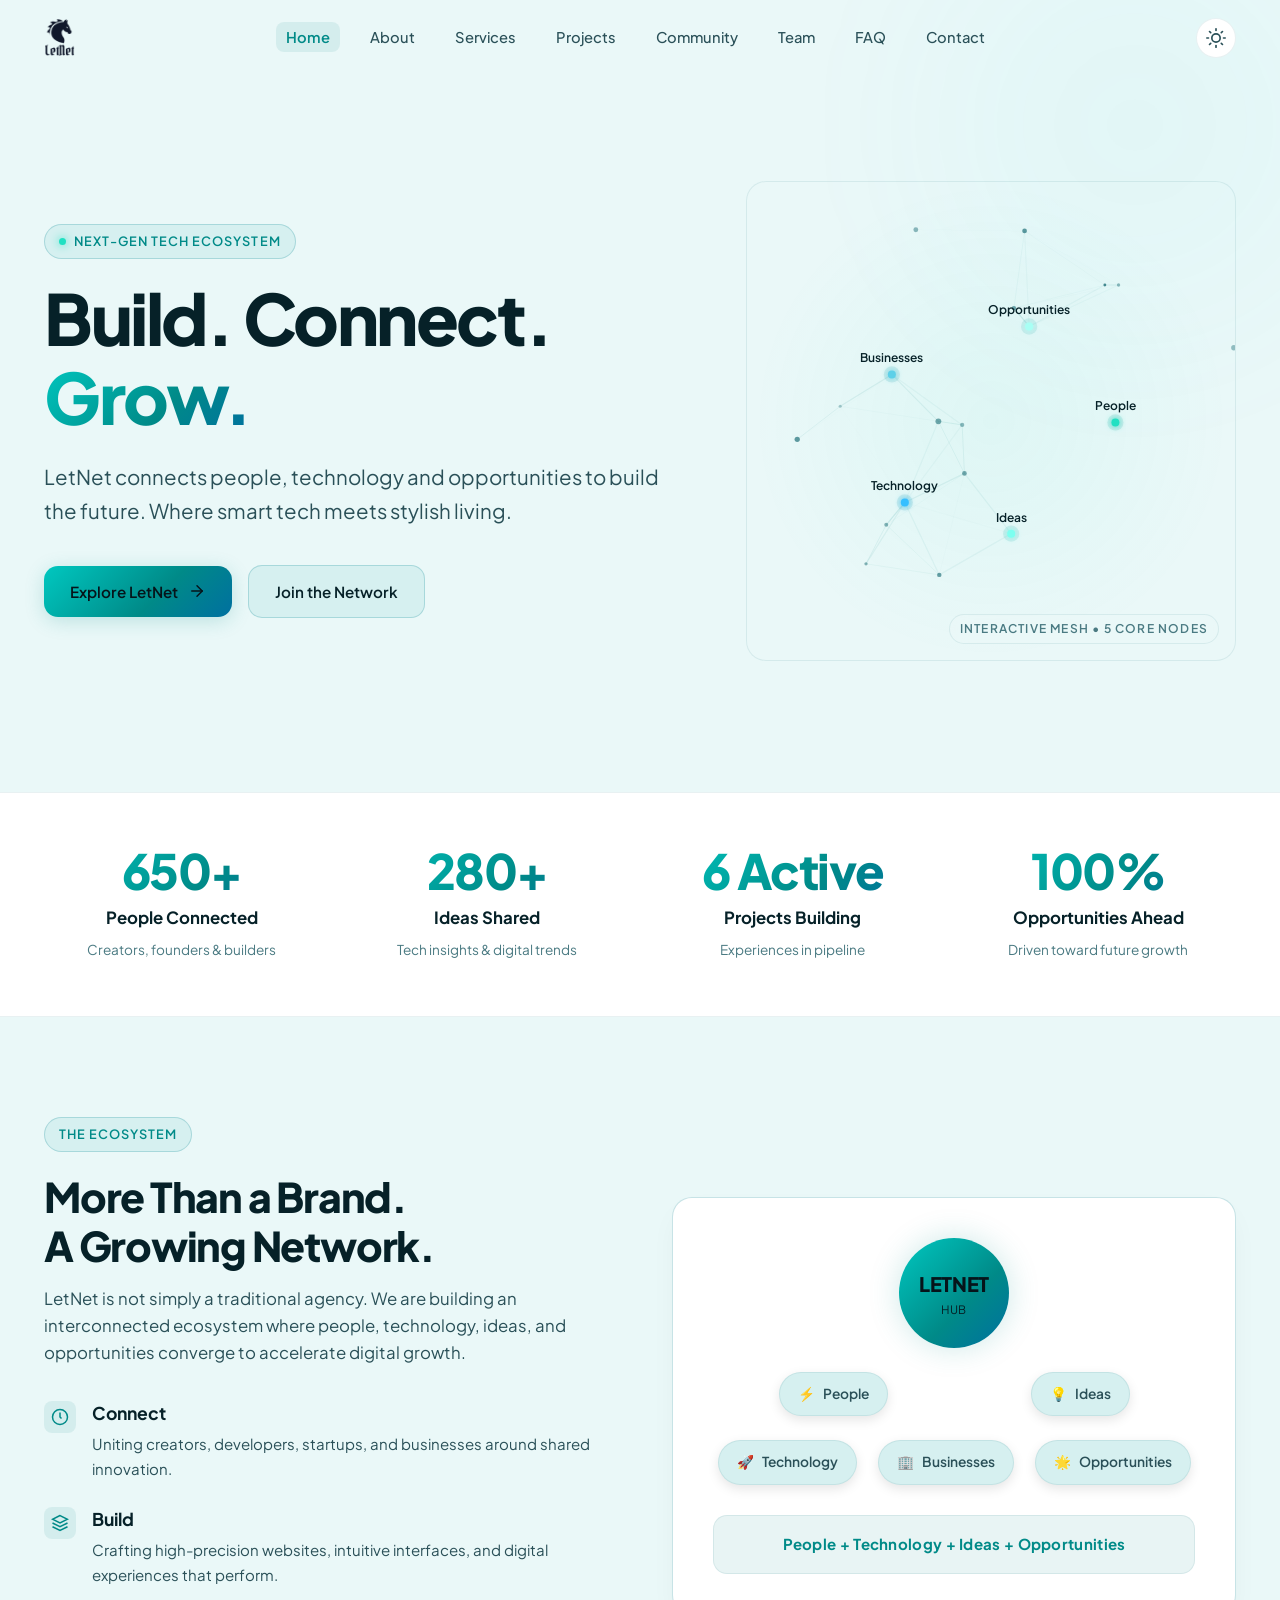
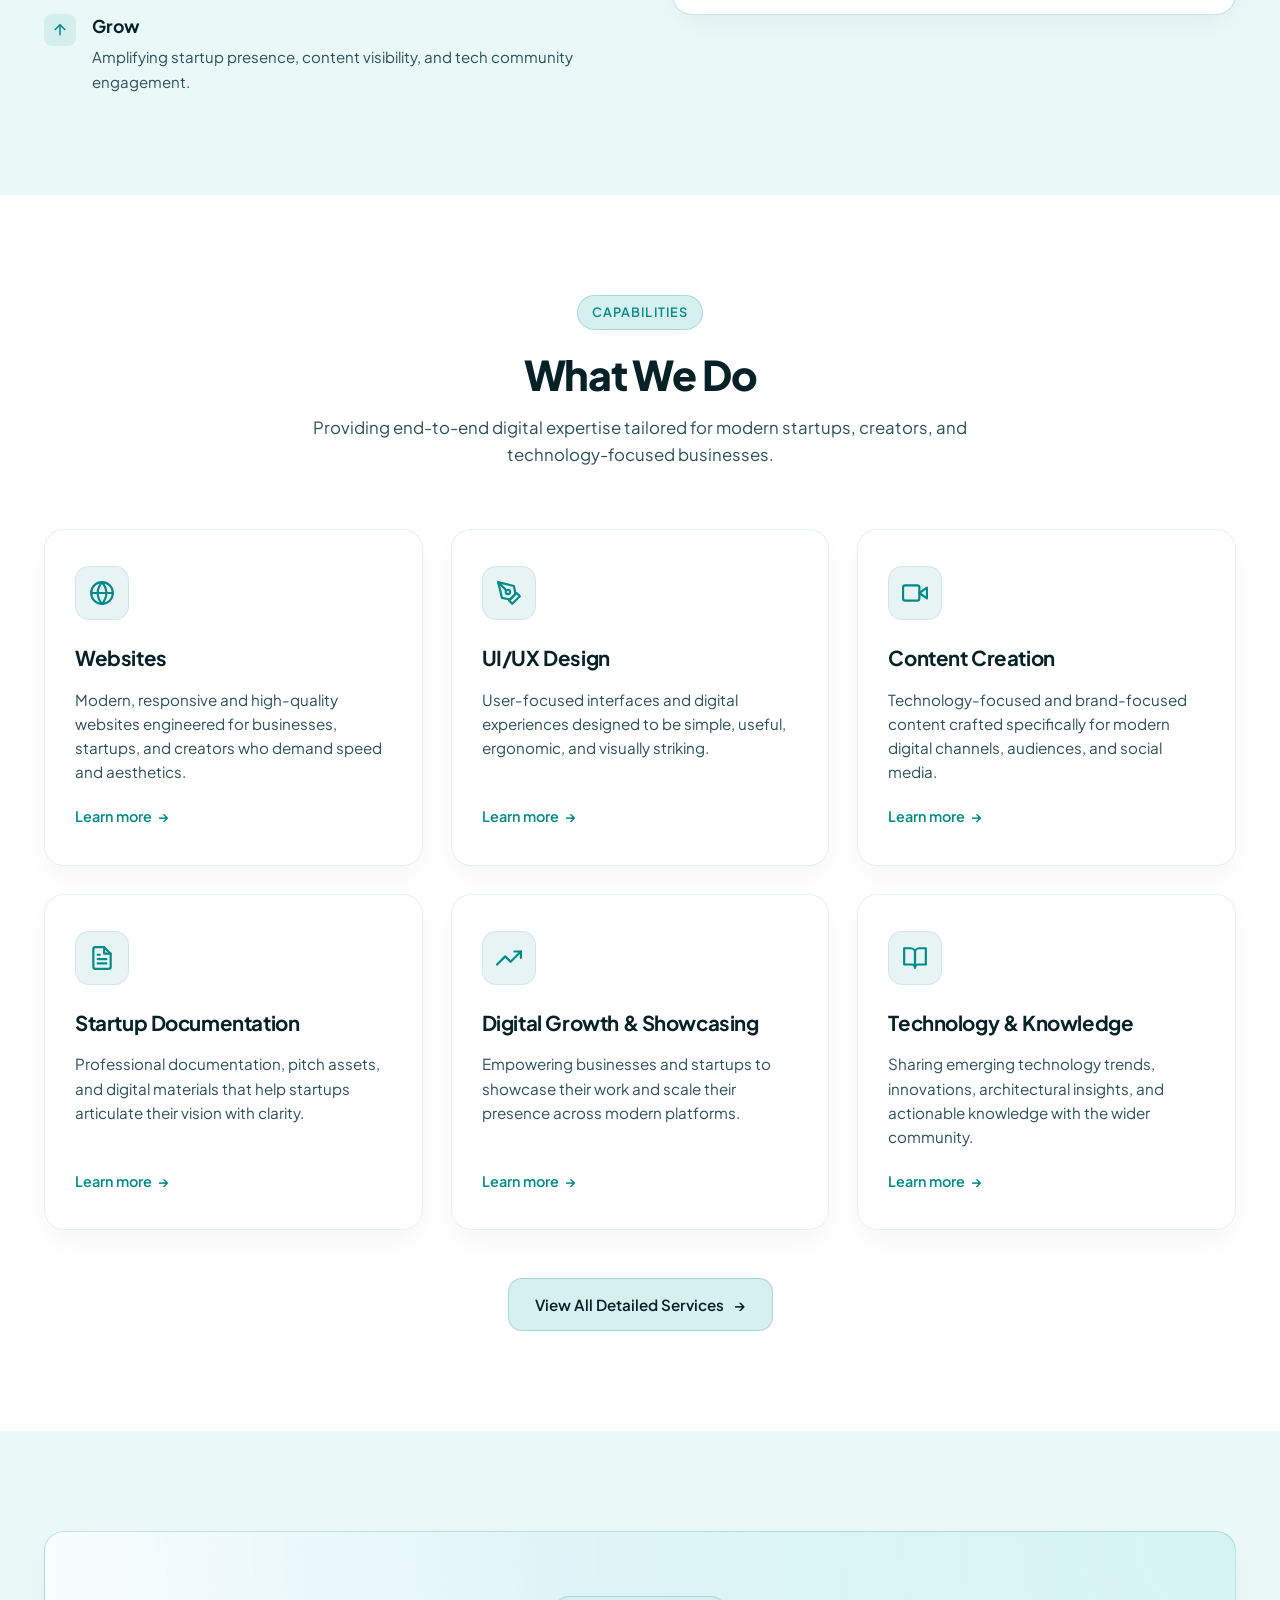
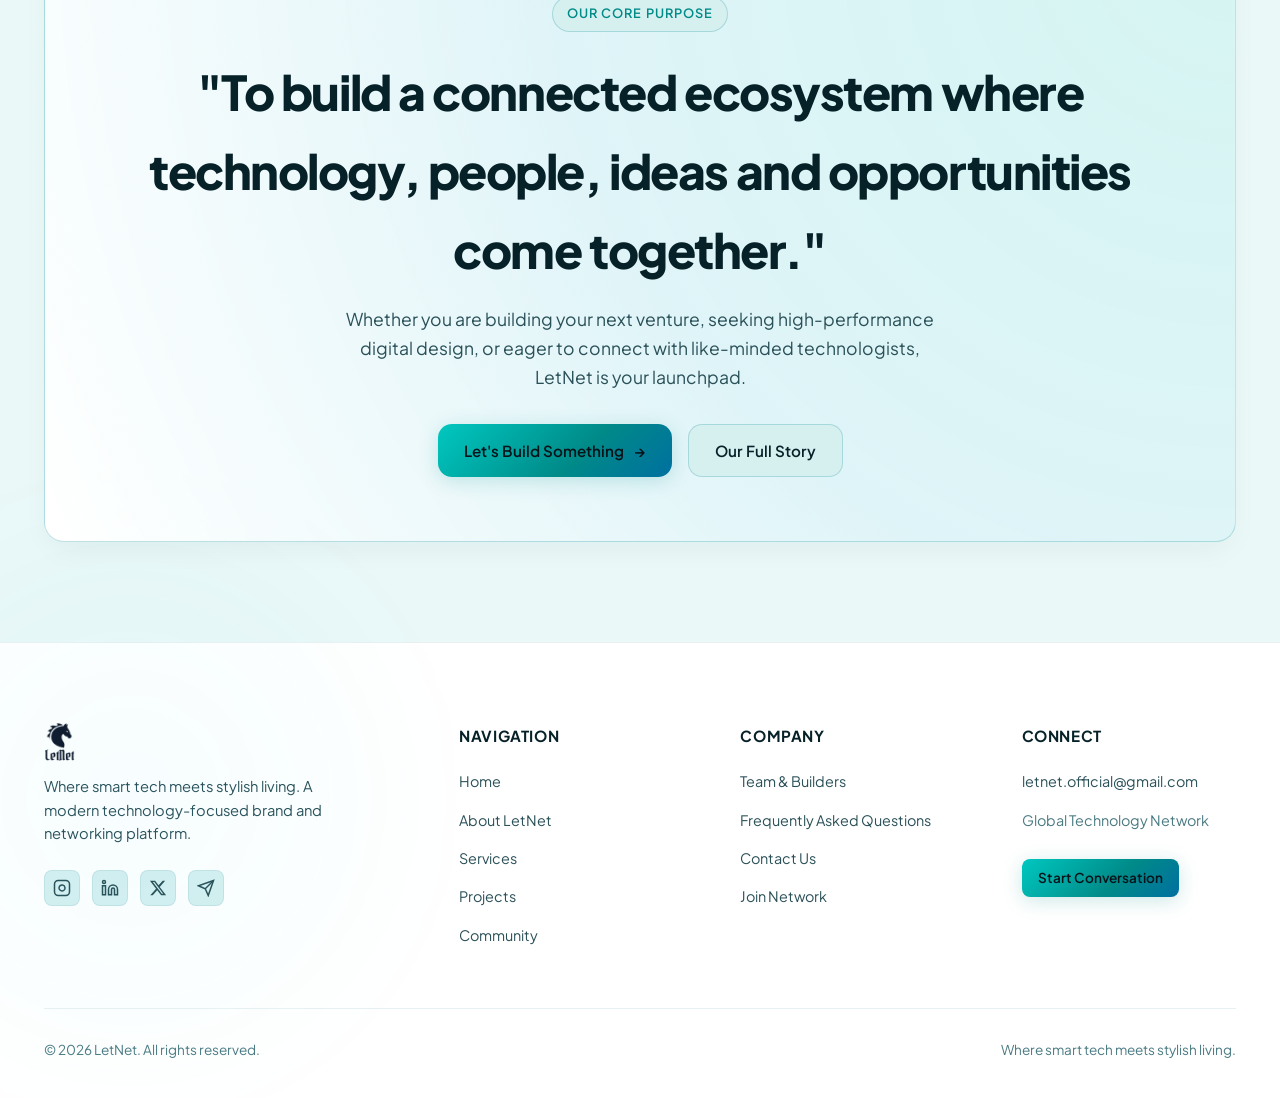
<file: index.html>
<!DOCTYPE html>
<html lang="en" data-theme="dark">
<head>
  <meta charset="UTF-8">
  <meta name="viewport" content="width=device-width, initial-scale=1.0">
  <title>LetNet — Where Smart Tech Meets Stylish Living</title>
  <meta name="description" content="LetNet connects people, technology, ideas and opportunities while helping businesses, startups and creators build their digital presence.">
  <meta name="keywords" content="LetNet, technology network, websites, UI UX design, startup documentation, digital growth, tech ecosystem">
  
  <!-- Open Graph / Meta -->
  <meta property="og:type" content="website">
  <meta property="og:title" content="LetNet — Where Smart Tech Meets Stylish Living">
  <meta property="og:description" content="LetNet connects people, technology, ideas and opportunities to build the future.">
  <meta property="og:image" content="assets/logo/letnet-logo-white.png">
  <meta name="twitter:card" content="summary_large_image">

  <!-- Favicon -->
  <link rel="icon" type="image/png" href="assets/logo/favicon.png">

  <!-- Fonts & Styles -->
  <link rel="preconnect" href="https://fonts.googleapis.com">
  <link rel="preconnect" href="https://fonts.gstatic.com" crossorigin>
  <link href="https://fonts.googleapis.com/css2?family=Plus+Jakarta+Sans:wght@400;500;600;700;800&display=swap" rel="stylesheet">
  <link rel="stylesheet" href="css/style.css">
  <link rel="stylesheet" href="css/responsive.css">
</head>
<body>

  <!-- 1. PRELOADER -->
  <div id="preloader" aria-hidden="true">
    <div class="preloader-emblem">
      <div class="preloader-ring"></div>
      <img src="assets/logo/letnet-symbol-white.png" alt="LetNet" class="logo-dark">
      <img src="assets/logo/letnet-symbol-dark.png" alt="LetNet" class="logo-light">
    </div>
    <div class="preloader-text">LETNET</div>
  </div>

  <!-- Ambient Lighting Effects -->
  <div class="ambient-glow glow-top-right"></div>
  <div class="ambient-glow glow-bottom-left"></div>

  <!-- 2. STICKY NAVIGATION -->
  <header class="site-header">
    <div class="container header-container">
      <a href="index.html" class="brand-link" aria-label="LetNet Home">
        <img src="assets/logo/letnet-logo-white.png" alt="LetNet Logo" class="brand-logo-img logo-dark">
        <img src="assets/logo/letnet-logo-dark.png" alt="LetNet Logo" class="brand-logo-img logo-light">
      </a>

      <nav class="nav-desktop" aria-label="Main Navigation">
        <ul class="nav-links">
          <li><a href="index.html" class="nav-link active">Home</a></li>
          <li><a href="about.html" class="nav-link">About</a></li>
          <li><a href="services.html" class="nav-link">Services</a></li>
          <li><a href="projects.html" class="nav-link">Projects</a></li>
          <li><a href="community.html" class="nav-link">Community</a></li>
          <li><a href="team.html" class="nav-link">Team</a></li>
          <li><a href="faq.html" class="nav-link">FAQ</a></li>
          <li><a href="contact.html" class="nav-link">Contact</a></li>
          <li class="mobile-nav-socials">
            <a href="https://www.instagram.com/letnet._?stkn=ZDNlZDc0MzIxNw==" target="_blank" rel="noopener noreferrer" class="footer-social-btn" data-social="instagram" aria-label="Visit LetNet on Instagram (opens in new tab)">
              <svg width="18" height="18" viewBox="0 0 24 24" fill="none" stroke="currentColor" stroke-width="2"><rect x="2" y="2" width="20" height="20" rx="5" ry="5"></rect><path d="M16 11.37A4 4 0 1 1 12.63 8 4 4 0 0 1 16 11.37z"></path><line x1="17.5" y1="6.5" x2="17.51" y2="6.5"></line></svg>
            </a>
            <a href="https://www.linkedin.com/company/letnet/" target="_blank" rel="noopener noreferrer" class="footer-social-btn" data-social="linkedin" aria-label="Visit LetNet on LinkedIn (opens in new tab)">
              <svg width="18" height="18" viewBox="0 0 24 24" fill="none" stroke="currentColor" stroke-width="2"><path d="M16 8a6 6 0 0 1 6 6v7h-4v-7a2 2 0 0 0-2-2 2 2 0 0 0-2 2v7h-4v-7a6 6 0 0 1 6-6z"></path><rect x="2" y="9" width="4" height="12"></rect><circle cx="4" cy="4" r="2"></circle></svg>
            </a>
            <a href="https://x.com/prajwa7s" target="_blank" rel="noopener noreferrer" class="footer-social-btn" data-social="x" aria-label="Visit LetNet on X (opens in new tab)">
              <svg width="18" height="18" viewBox="0 0 24 24" fill="currentColor"><path d="M18.244 2.25h3.308l-7.227 8.26 8.502 11.24H16.17l-5.214-6.817L4.99 21.75H1.68l7.73-8.835L1.254 2.25H8.08l4.713 6.231zm-1.161 17.52h1.833L7.084 4.126H5.117z"/></svg>
            </a>
            <a href="https://t.me/+8_AASg77ezoyMjU1" target="_blank" rel="noopener noreferrer" class="footer-social-btn" data-social="telegram" aria-label="Visit LetNet on Telegram (opens in new tab)">
              <svg width="18" height="18" viewBox="0 0 24 24" fill="none" stroke="currentColor" stroke-width="2"><line x1="22" y1="2" x2="11" y2="13"></line><polygon points="22 2 15 22 11 13 2 9 22 2"></polygon></svg>
            </a>
          </li>
        </ul>
      </nav>

      <div class="nav-actions">
        <!-- Theme Toggle -->
        <button class="theme-toggle" aria-label="Toggle dark/light mode">
          <!-- Sun Icon for Light Mode -->
          <svg class="icon-sun" width="20" height="20" viewBox="0 0 24 24" fill="none" stroke="currentColor" stroke-width="2" stroke-linecap="round" stroke-linejoin="round">
            <circle cx="12" cy="12" r="5"></circle>
            <line x1="12" y1="1" x2="12" y2="3"></line>
            <line x1="12" y1="21" x2="12" y2="23"></line>
            <line x1="4.22" y1="4.22" x2="5.64" y2="5.64"></line>
            <line x1="18.36" y1="18.36" x2="19.78" y2="19.78"></line>
            <line x1="1" y1="12" x2="3" y2="12"></line>
            <line x1="21" y1="12" x2="23" y2="12"></line>
            <line x1="4.22" y1="19.78" x2="5.64" y2="18.36"></line>
            <line x1="18.36" y1="5.64" x2="19.78" y2="4.22"></line>
          </svg>
          <!-- Moon Icon for Dark Mode -->
          <svg class="icon-moon" width="20" height="20" viewBox="0 0 24 24" fill="none" stroke="currentColor" stroke-width="2" stroke-linecap="round" stroke-linejoin="round">
            <path d="M21 12.79A9 9 0 1 1 11.21 3 7 7 0 0 0 21 12.79z"></path>
          </svg>
        </button>

        <!-- Mobile Menu Toggle Button -->
        <button class="mobile-menu-toggle" aria-label="Open Navigation Menu" aria-expanded="false">
          <div class="hamburger-line"></div>
        </button>
      </div>
    </div>
  </header>

  <main id="main-content">
    <!-- 3. HERO SECTION -->
    <section class="section section-hero">
      <div class="container hero-wrapper">
        <div class="hero-grid">
          
          <div class="hero-content">
            <div class="badge-pill">
              <span class="pulse-dot"></span>
              <span>Next-Gen Tech Ecosystem</span>
            </div>
            
            <h1 class="hero-title">
              Build. Connect.<br>
              <span class="gradient-text">Grow.</span>
            </h1>

            <p class="hero-subtitle">
              LetNet connects people, technology and opportunities to build the future. Where smart tech meets stylish living.
            </p>

            <div class="hero-cta-group">
              <a href="#intro" class="btn btn-primary">
                <span>Explore LetNet</span>
                <svg class="btn-arrow-icon" width="18" height="18" viewBox="0 0 24 24" fill="none" stroke="currentColor" stroke-width="2" stroke-linecap="round" stroke-linejoin="round">
                  <line x1="5" y1="12" x2="19" y2="12"></line>
                  <polyline points="12 5 19 12 12 19"></polyline>
                </svg>
              </a>
              <a href="community.html" class="btn btn-secondary">
                <span>Join the Network</span>
              </a>
            </div>
          </div>

          <!-- Hero Canvas Network Visual -->
          <div class="hero-visual-container" aria-label="Futuristic interactive network visualization">
            <canvas id="network-canvas"></canvas>
            <div class="network-overlay-tag">Interactive Mesh • 5 Core Nodes</div>
          </div>

        </div>
      </div>
    </section>

    <!-- 4. CONCEPT STATISTICS STRIP -->
    <section class="stats-strip" aria-label="Network Metrics">
      <div class="container">
        <div class="stats-grid">
          <div class="stat-item">
            <div class="stat-number" data-counter data-target="650" data-suffix="+">0</div>
            <div class="stat-label">People Connected</div>
            <div class="stat-subtext">Creators, founders & builders</div>
          </div>
          <div class="stat-item">
            <div class="stat-number" data-counter data-target="280" data-suffix="+">0</div>
            <div class="stat-label">Ideas Shared</div>
            <div class="stat-subtext">Tech insights & digital trends</div>
          </div>
          <div class="stat-item">
            <div class="stat-number" data-counter data-target="6" data-suffix=" Active">0</div>
            <div class="stat-label">Projects Building</div>
            <div class="stat-subtext">Experiences in pipeline</div>
          </div>
          <div class="stat-item">
            <div class="stat-number" data-counter data-target="100" data-suffix="%">0</div>
            <div class="stat-label">Opportunities Ahead</div>
            <div class="stat-subtext">Driven toward future growth</div>
          </div>
        </div>
      </div>
    </section>

    <!-- 5. INTRODUCTION SECTION -->
    <section id="intro" class="section">
      <div class="container">
        <div class="two-col-showcase">
          
          <div class="showcase-content">
            <div class="badge-pill">The Ecosystem</div>
            <h2 class="section-title">More Than a Brand.<br><span class="gradient-text">A Growing Network.</span></h2>
            <p class="section-subtitle" style="margin-bottom: 24px;">
              LetNet is not simply a traditional agency. We are building an interconnected ecosystem where people, technology, ideas, and opportunities converge to accelerate digital growth.
            </p>

            <div class="feature-list">
              <div class="feature-item">
                <div class="feature-item-icon">
                  <svg width="18" height="18" viewBox="0 0 24 24" fill="none" stroke="currentColor" stroke-width="2">
                    <circle cx="12" cy="12" r="10"></circle>
                    <polyline points="12 6 12 12 14 14"></polyline>
                  </svg>
                </div>
                <div class="feature-item-content">
                  <h4>Connect</h4>
                  <p>Uniting creators, developers, startups, and businesses around shared innovation.</p>
                </div>
              </div>

              <div class="feature-item">
                <div class="feature-item-icon">
                  <svg width="18" height="18" viewBox="0 0 24 24" fill="none" stroke="currentColor" stroke-width="2">
                    <polygon points="12 2 2 7 12 12 22 7 12 2"></polygon>
                    <polyline points="2 17 12 22 22 17"></polyline>
                    <polyline points="2 12 12 17 22 12"></polyline>
                  </svg>
                </div>
                <div class="feature-item-content">
                  <h4>Build</h4>
                  <p>Crafting high-precision websites, intuitive interfaces, and digital experiences that perform.</p>
                </div>
              </div>

              <div class="feature-item">
                <div class="feature-item-icon">
                  <svg width="18" height="18" viewBox="0 0 24 24" fill="none" stroke="currentColor" stroke-width="2">
                    <line x1="12" y1="19" x2="12" y2="5"></line>
                    <polyline points="5 12 12 5 19 12"></polyline>
                  </svg>
                </div>
                <div class="feature-item-content">
                  <h4>Grow</h4>
                  <p>Amplifying startup presence, content visibility, and tech community engagement.</p>
                </div>
              </div>
            </div>
          </div>

          <!-- Interactive Network Hub Visual -->
          <div class="interactive-network-box">
            <div class="network-hub-diagram">
              <div class="hub-center">
                <strong>LETNET</strong>
                <span>HUB</span>
              </div>
              <div class="hub-nodes-row">
                <div class="hub-node-badge">
                  <span>⚡</span> People
                </div>
                <div class="hub-node-badge">
                  <span>💡</span> Ideas
                </div>
              </div>
              <div class="hub-nodes-row">
                <div class="hub-node-badge">
                  <span>🚀</span> Technology
                </div>
                <div class="hub-node-badge">
                  <span>🏢</span> Businesses
                </div>
                <div class="hub-node-badge">
                  <span>🌟</span> Opportunities
                </div>
              </div>
            </div>

            <div class="formula-banner">
              People + Technology + Ideas + Opportunities
            </div>
          </div>

        </div>
      </div>
    </section>

    <!-- 6. WHAT WE DO (SERVICES PREVIEW) -->
    <section id="what-we-do" class="section" style="background-color: var(--bg-surface);">
      <div class="container">
        <div class="section-header">
          <div class="badge-pill">Capabilities</div>
          <h2 class="section-title">What We Do</h2>
          <p class="section-subtitle">
            Providing end-to-end digital expertise tailored for modern startups, creators, and technology-focused businesses.
          </p>
        </div>

        <div class="card-grid-3">
          
          <!-- Card 1: Websites -->
          <article class="service-card">
            <div class="card-icon-wrapper">
              <svg width="26" height="26" viewBox="0 0 24 24" fill="none" stroke="currentColor" stroke-width="2" stroke-linecap="round" stroke-linejoin="round">
                <circle cx="12" cy="12" r="10"></circle>
                <line x1="2" y1="12" x2="22" y2="12"></line>
                <path d="M12 2a15.3 15.3 0 0 1 4 10 15.3 15.3 0 0 1-4 10 15.3 15.3 0 0 1-4-10 15.3 15.3 0 0 1 4-10z"></path>
              </svg>
            </div>
            <h3 class="service-card-title">Websites</h3>
            <p class="service-card-desc">
              Modern, responsive and high-quality websites engineered for businesses, startups, and creators who demand speed and aesthetics.
            </p>
            <a href="services.html#web" class="card-action-link">
              <span>Learn more</span> &rarr;
            </a>
          </article>

          <!-- Card 2: UI/UX Design -->
          <article class="service-card">
            <div class="card-icon-wrapper">
              <svg width="26" height="26" viewBox="0 0 24 24" fill="none" stroke="currentColor" stroke-width="2" stroke-linecap="round" stroke-linejoin="round">
                <path d="M12 19l7-7 3 3-7 7-3-3z"></path>
                <path d="M18 13l-1.5-7.5L2 2l3.5 14.5L13 18l5-5z"></path>
                <path d="M2 2l7.586 7.586"></path>
                <circle cx="11" cy="11" r="2"></circle>
              </svg>
            </div>
            <h3 class="service-card-title">UI/UX Design</h3>
            <p class="service-card-desc">
              User-focused interfaces and digital experiences designed to be simple, useful, ergonomic, and visually striking.
            </p>
            <a href="services.html#uiux" class="card-action-link">
              <span>Learn more</span> &rarr;
            </a>
          </article>

          <!-- Card 3: Content Creation -->
          <article class="service-card">
            <div class="card-icon-wrapper">
              <svg width="26" height="26" viewBox="0 0 24 24" fill="none" stroke="currentColor" stroke-width="2" stroke-linecap="round" stroke-linejoin="round">
                <polygon points="23 7 16 12 23 17 23 7"></polygon>
                <rect x="1" y="5" width="15" height="14" rx="2" ry="2"></rect>
              </svg>
            </div>
            <h3 class="service-card-title">Content Creation</h3>
            <p class="service-card-desc">
              Technology-focused and brand-focused content crafted specifically for modern digital channels, audiences, and social media.
            </p>
            <a href="services.html#content" class="card-action-link">
              <span>Learn more</span> &rarr;
            </a>
          </article>

          <!-- Card 4: Startup Documentation -->
          <article class="service-card">
            <div class="card-icon-wrapper">
              <svg width="26" height="26" viewBox="0 0 24 24" fill="none" stroke="currentColor" stroke-width="2" stroke-linecap="round" stroke-linejoin="round">
                <path d="M14 2H6a2 2 0 0 0-2 2v16a2 2 0 0 0 2 2h12a2 2 0 0 0 2-2V8z"></path>
                <polyline points="14 2 14 8 20 8"></polyline>
                <line x1="16" y1="13" x2="8" y2="13"></line>
                <line x1="16" y1="17" x2="8" y2="17"></line>
                <polyline points="10 9 9 9 8 9"></polyline>
              </svg>
            </div>
            <h3 class="service-card-title">Startup Documentation</h3>
            <p class="service-card-desc">
              Professional documentation, pitch assets, and digital materials that help startups articulate their vision with clarity.
            </p>
            <a href="services.html#docs" class="card-action-link">
              <span>Learn more</span> &rarr;
            </a>
          </article>

          <!-- Card 5: Digital Growth & Showcasing -->
          <article class="service-card">
            <div class="card-icon-wrapper">
              <svg width="26" height="26" viewBox="0 0 24 24" fill="none" stroke="currentColor" stroke-width="2" stroke-linecap="round" stroke-linejoin="round">
                <polyline points="23 6 13.5 15.5 8.5 10.5 1 18"></polyline>
                <polyline points="17 6 23 6 23 12"></polyline>
              </svg>
            </div>
            <h3 class="service-card-title">Digital Growth & Showcasing</h3>
            <p class="service-card-desc">
              Empowering businesses and startups to showcase their work and scale their presence across modern platforms.
            </p>
            <a href="services.html#growth" class="card-action-link">
              <span>Learn more</span> &rarr;
            </a>
          </article>

          <!-- Card 6: Technology & Knowledge -->
          <article class="service-card">
            <div class="card-icon-wrapper">
              <svg width="26" height="26" viewBox="0 0 24 24" fill="none" stroke="currentColor" stroke-width="2" stroke-linecap="round" stroke-linejoin="round">
                <path d="M2 3h6a4 4 0 0 1 4 4v14a3 3 0 0 0-3-3H2z"></path>
                <path d="M22 3h-6a4 4 0 0 0-4 4v14a3 3 0 0 1 3-3h7z"></path>
              </svg>
            </div>
            <h3 class="service-card-title">Technology & Knowledge</h3>
            <p class="service-card-desc">
              Sharing emerging technology trends, innovations, architectural insights, and actionable knowledge with the wider community.
            </p>
            <a href="services.html#knowledge" class="card-action-link">
              <span>Learn more</span> &rarr;
            </a>
          </article>

        </div>

        <div style="text-align: center; margin-top: 48px;">
          <a href="services.html" class="btn btn-secondary">
            <span>View All Detailed Services</span>
            &rarr;
          </a>
        </div>
      </div>
    </section>

    <!-- 7. VISION CALLOUT SECTION -->
    <section class="section">
      <div class="container">
        <div class="cta-banner">
          <div class="badge-pill">Our Core Purpose</div>
          <h2>"To build a connected ecosystem where technology, people, ideas and opportunities come together."</h2>
          <p>
            Whether you are building your next venture, seeking high-performance digital design, or eager to connect with like-minded technologists, LetNet is your launchpad.
          </p>
          <div style="display: flex; gap: 16px; justify-content: center; flex-wrap: wrap;">
            <a href="contact.html" class="btn btn-primary">
              <span>Let's Build Something</span>
              &rarr;
            </a>
            <a href="about.html" class="btn btn-secondary">
              <span>Our Full Story</span>
            </a>
          </div>
        </div>
      </div>
    </section>
  </main>

  <!-- 8. FOOTER -->
  <footer class="site-footer">
    <div class="container">
      <div class="footer-grid">
        
        <div class="footer-brand">
          <a href="index.html" class="brand-link">
            <img src="assets/logo/letnet-logo-white.png" alt="LetNet Logo" class="brand-logo-img logo-dark">
            <img src="assets/logo/letnet-logo-dark.png" alt="LetNet Logo" class="brand-logo-img logo-light">
          </a>
          <p>Where smart tech meets stylish living. A modern technology-focused brand and networking platform.</p>
                    <div class="footer-socials">
            <a href="https://www.instagram.com/letnet._?stkn=ZDNlZDc0MzIxNw==" target="_blank" rel="noopener noreferrer" class="footer-social-btn" data-social="instagram" aria-label="Visit LetNet on Instagram (opens in new tab)">
              <svg width="18" height="18" viewBox="0 0 24 24" fill="none" stroke="currentColor" stroke-width="2"><rect x="2" y="2" width="20" height="20" rx="5" ry="5"></rect><path d="M16 11.37A4 4 0 1 1 12.63 8 4 4 0 0 1 16 11.37z"></path><line x1="17.5" y1="6.5" x2="17.51" y2="6.5"></line></svg>
            </a>
            <a href="https://www.linkedin.com/company/letnet/" target="_blank" rel="noopener noreferrer" class="footer-social-btn" data-social="linkedin" aria-label="Visit LetNet on LinkedIn (opens in new tab)">
              <svg width="18" height="18" viewBox="0 0 24 24" fill="none" stroke="currentColor" stroke-width="2"><path d="M16 8a6 6 0 0 1 6 6v7h-4v-7a2 2 0 0 0-2-2 2 2 0 0 0-2 2v7h-4v-7a6 6 0 0 1 6-6z"></path><rect x="2" y="9" width="4" height="12"></rect><circle cx="4" cy="4" r="2"></circle></svg>
            </a>
            <a href="https://x.com/prajwa7s" target="_blank" rel="noopener noreferrer" class="footer-social-btn" data-social="x" aria-label="Visit LetNet on X (opens in new tab)">
              <svg width="18" height="18" viewBox="0 0 24 24" fill="currentColor"><path d="M18.244 2.25h3.308l-7.227 8.26 8.502 11.24H16.17l-5.214-6.817L4.99 21.75H1.68l7.73-8.835L1.254 2.25H8.08l4.713 6.231zm-1.161 17.52h1.833L7.084 4.126H5.117z"/></svg>
            </a>
            <a href="https://t.me/+8_AASg77ezoyMjU1" target="_blank" rel="noopener noreferrer" class="footer-social-btn" data-social="telegram" aria-label="Visit LetNet on Telegram (opens in new tab)">
              <svg width="18" height="18" viewBox="0 0 24 24" fill="none" stroke="currentColor" stroke-width="2"><line x1="22" y1="2" x2="11" y2="13"></line><polygon points="22 2 15 22 11 13 2 9 22 2"></polygon></svg>
            </a>
          </div>
        </div>

        <div class="footer-col">
          <h4>Navigation</h4>
          <ul class="footer-links">
            <li><a href="index.html" class="footer-link">Home</a></li>
            <li><a href="about.html" class="footer-link">About LetNet</a></li>
            <li><a href="services.html" class="footer-link">Services</a></li>
            <li><a href="projects.html" class="footer-link">Projects</a></li>
            <li><a href="community.html" class="footer-link">Community</a></li>
          </ul>
        </div>

        <div class="footer-col">
          <h4>Company</h4>
          <ul class="footer-links">
            <li><a href="team.html" class="footer-link">Team & Builders</a></li>
            <li><a href="faq.html" class="footer-link">Frequently Asked Questions</a></li>
            <li><a href="contact.html" class="footer-link">Contact Us</a></li>
            <li><a href="community.html" class="footer-link">Join Network</a></li>
          </ul>
        </div>

        <div class="footer-col">
          <h4>Connect</h4>
          <ul class="footer-links">
            <li><a href="mailto:letnet.official@gmail.com" class="footer-link" data-contact-email>letnet.official@gmail.com</a></li>
            <li><span class="footer-link" style="color: var(--text-muted);">Global Technology Network</span></li>
            <li style="margin-top: 14px;">
              <a href="contact.html" class="btn btn-sm btn-primary">Start Conversation</a>
            </li>
          </ul>
        </div>

      </div>

      <div class="footer-bottom">
        <p>&copy; <span data-current-year>2026</span> LetNet. All rights reserved.</p>
        <p>Where smart tech meets stylish living.</p>
      </div>
    </div>
  </footer>

  <!-- Floating Back to Top Button -->
  <button id="back-to-top" aria-label="Back to top">
    <svg width="20" height="20" viewBox="0 0 24 24" fill="none" stroke="currentColor" stroke-width="2.5" stroke-linecap="round" stroke-linejoin="round">
      <polyline points="18 15 12 9 6 15"></polyline>
    </svg>
  </button>

  <!-- Scripts -->
  <script src="js/config.js"></script>
  <script src="js/animations.js"></script>
  <script src="js/main.js"></script>
</body>
</html>
</file>
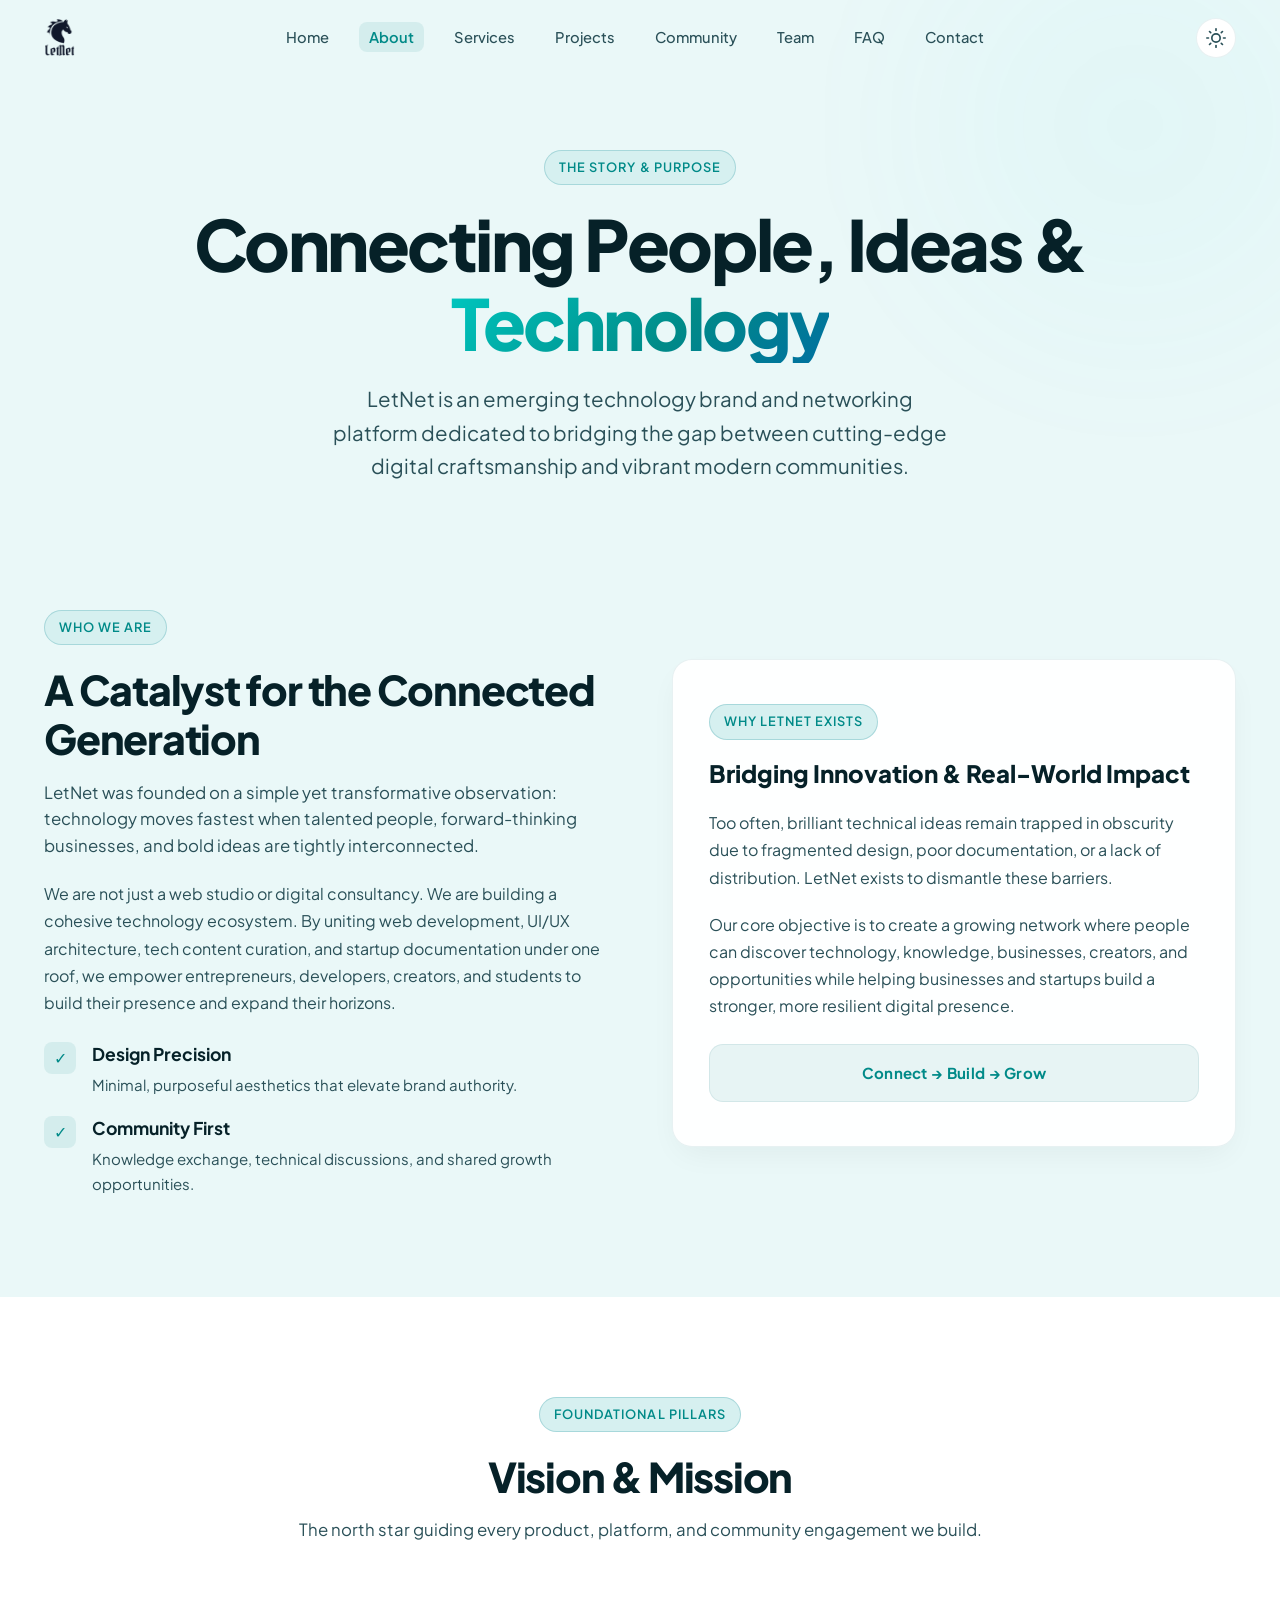
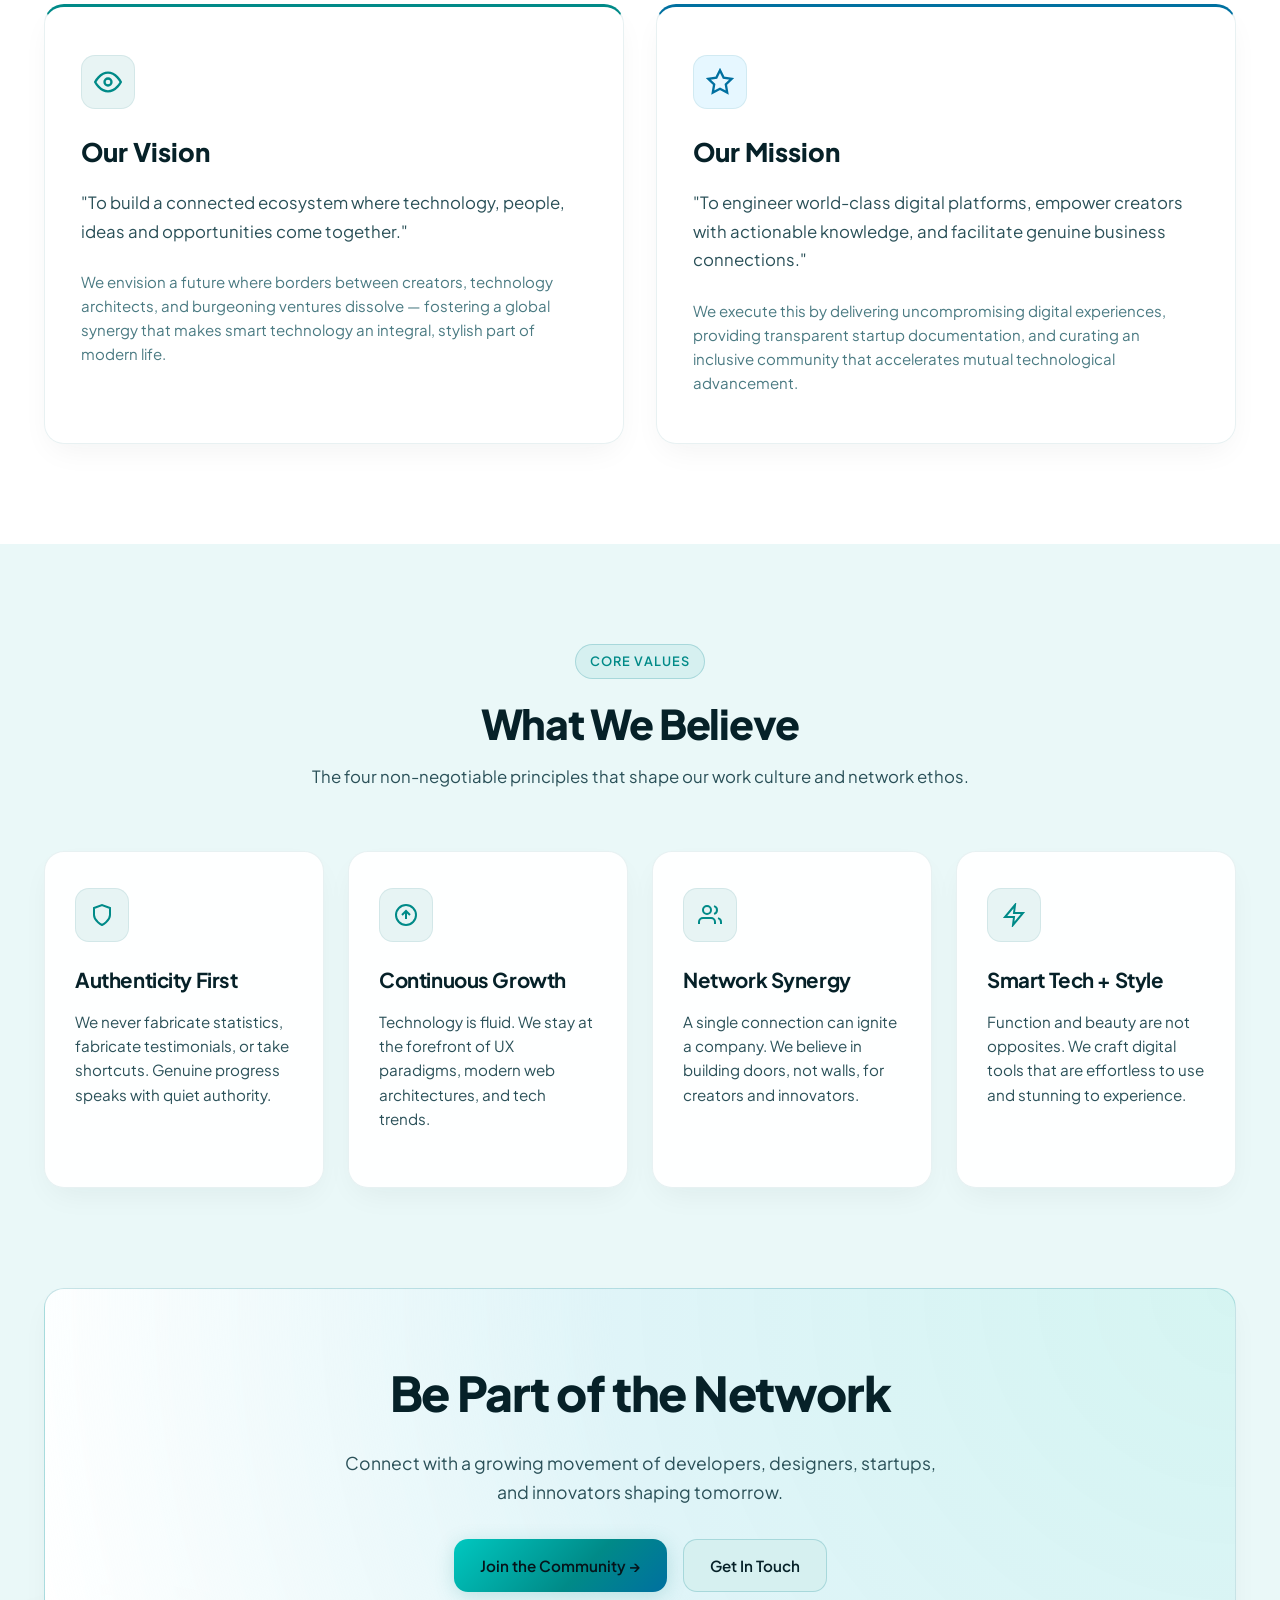
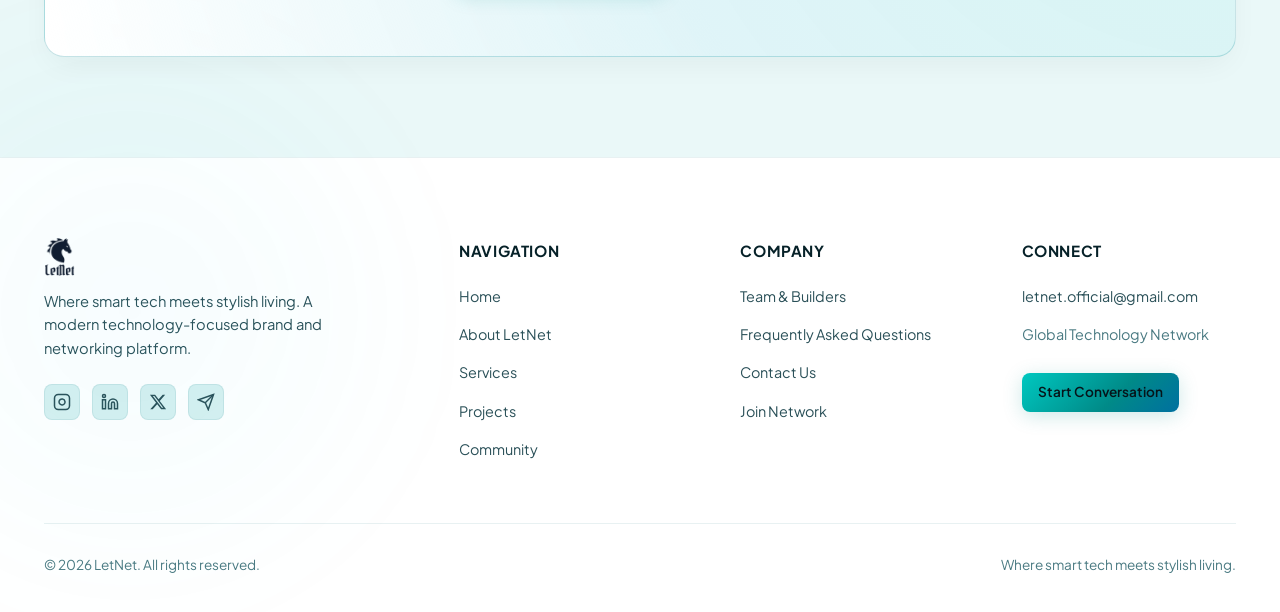
<file: about.html>
<!DOCTYPE html>
<html lang="en" data-theme="dark">
<head>
  <meta charset="UTF-8">
  <meta name="viewport" content="width=device-width, initial-scale=1.0">
  <title>About LetNet — Connecting People, Ideas & Technology</title>
  <meta name="description" content="Discover the mission, vision, and principles driving LetNet. Building a connected ecosystem where technology, people, ideas, and opportunities converge.">
  
  <meta property="og:type" content="website">
  <meta property="og:title" content="About LetNet — Connecting People, Ideas & Technology">
  <meta property="og:description" content="LetNet is a technology-focused brand and networking platform connecting people, ideas, technology, businesses, and opportunities.">
  <meta property="og:image" content="assets/logo/letnet-logo-white.png">

  <link rel="icon" type="image/png" href="assets/logo/favicon.png">
  <link rel="preconnect" href="https://fonts.googleapis.com">
  <link rel="preconnect" href="https://fonts.gstatic.com" crossorigin>
  <link href="https://fonts.googleapis.com/css2?family=Plus+Jakarta+Sans:wght@400;500;600;700;800&display=swap" rel="stylesheet">
  <link rel="stylesheet" href="css/style.css">
  <link rel="stylesheet" href="css/responsive.css">
</head>
<body>

  <!-- PRELOADER -->
  <div id="preloader" aria-hidden="true">
    <div class="preloader-emblem">
      <div class="preloader-ring"></div>
      <img src="assets/logo/letnet-symbol-white.png" alt="LetNet" class="logo-dark">
      <img src="assets/logo/letnet-symbol-dark.png" alt="LetNet" class="logo-light">
    </div>
    <div class="preloader-text">LETNET</div>
  </div>

  <div class="ambient-glow glow-top-right"></div>
  <div class="ambient-glow glow-bottom-left"></div>

  <!-- NAVIGATION -->
  <header class="site-header">
    <div class="container header-container">
      <a href="index.html" class="brand-link" aria-label="LetNet Home">
        <img src="assets/logo/letnet-logo-white.png" alt="LetNet Logo" class="brand-logo-img logo-dark">
        <img src="assets/logo/letnet-logo-dark.png" alt="LetNet Logo" class="brand-logo-img logo-light">
      </a>

      <nav class="nav-desktop" aria-label="Main Navigation">
        <ul class="nav-links">
          <li><a href="index.html" class="nav-link">Home</a></li>
          <li><a href="about.html" class="nav-link active">About</a></li>
          <li><a href="services.html" class="nav-link">Services</a></li>
          <li><a href="projects.html" class="nav-link">Projects</a></li>
          <li><a href="community.html" class="nav-link">Community</a></li>
          <li><a href="team.html" class="nav-link">Team</a></li>
          <li><a href="faq.html" class="nav-link">FAQ</a></li>
          <li><a href="contact.html" class="nav-link">Contact</a></li>
          <li class="mobile-nav-socials">
            <a href="https://www.instagram.com/letnet._?stkn=ZDNlZDc0MzIxNw==" target="_blank" rel="noopener noreferrer" class="footer-social-btn" data-social="instagram" aria-label="Visit LetNet on Instagram (opens in new tab)">
              <svg width="18" height="18" viewBox="0 0 24 24" fill="none" stroke="currentColor" stroke-width="2"><rect x="2" y="2" width="20" height="20" rx="5" ry="5"></rect><path d="M16 11.37A4 4 0 1 1 12.63 8 4 4 0 0 1 16 11.37z"></path><line x1="17.5" y1="6.5" x2="17.51" y2="6.5"></line></svg>
            </a>
            <a href="https://www.linkedin.com/company/letnet/" target="_blank" rel="noopener noreferrer" class="footer-social-btn" data-social="linkedin" aria-label="Visit LetNet on LinkedIn (opens in new tab)">
              <svg width="18" height="18" viewBox="0 0 24 24" fill="none" stroke="currentColor" stroke-width="2"><path d="M16 8a6 6 0 0 1 6 6v7h-4v-7a2 2 0 0 0-2-2 2 2 0 0 0-2 2v7h-4v-7a6 6 0 0 1 6-6z"></path><rect x="2" y="9" width="4" height="12"></rect><circle cx="4" cy="4" r="2"></circle></svg>
            </a>
            <a href="https://x.com/prajwa7s" target="_blank" rel="noopener noreferrer" class="footer-social-btn" data-social="x" aria-label="Visit LetNet on X (opens in new tab)">
              <svg width="18" height="18" viewBox="0 0 24 24" fill="currentColor"><path d="M18.244 2.25h3.308l-7.227 8.26 8.502 11.24H16.17l-5.214-6.817L4.99 21.75H1.68l7.73-8.835L1.254 2.25H8.08l4.713 6.231zm-1.161 17.52h1.833L7.084 4.126H5.117z"/></svg>
            </a>
            <a href="https://t.me/+8_AASg77ezoyMjU1" target="_blank" rel="noopener noreferrer" class="footer-social-btn" data-social="telegram" aria-label="Visit LetNet on Telegram (opens in new tab)">
              <svg width="18" height="18" viewBox="0 0 24 24" fill="none" stroke="currentColor" stroke-width="2"><line x1="22" y1="2" x2="11" y2="13"></line><polygon points="22 2 15 22 11 13 2 9 22 2"></polygon></svg>
            </a>
          </li>
        </ul>
      </nav>

      <div class="nav-actions">
        <button class="theme-toggle" aria-label="Toggle dark/light mode">
          <svg class="icon-sun" width="20" height="20" viewBox="0 0 24 24" fill="none" stroke="currentColor" stroke-width="2" stroke-linecap="round" stroke-linejoin="round">
            <circle cx="12" cy="12" r="5"></circle><line x1="12" y1="1" x2="12" y2="3"></line><line x1="12" y1="21" x2="12" y2="23"></line><line x1="4.22" y1="4.22" x2="5.64" y2="5.64"></line><line x1="18.36" y1="18.36" x2="19.78" y2="19.78"></line><line x1="1" y1="12" x2="3" y2="12"></line><line x1="21" y1="12" x2="23" y2="12"></line><line x1="4.22" y1="19.78" x2="5.64" y2="18.36"></line><line x1="18.36" y1="5.64" x2="19.78" y2="4.22"></line>
          </svg>
          <svg class="icon-moon" width="20" height="20" viewBox="0 0 24 24" fill="none" stroke="currentColor" stroke-width="2" stroke-linecap="round" stroke-linejoin="round">
            <path d="M21 12.79A9 9 0 1 1 11.21 3 7 7 0 0 0 21 12.79z"></path>
          </svg>
        </button>
        <button class="mobile-menu-toggle" aria-label="Open Navigation Menu" aria-expanded="false">
          <div class="hamburger-line"></div>
        </button>
      </div>
    </div>
  </header>

  <main id="main-content">
    <!-- HERO -->
    <section class="section section-inner-page-hero">
      <div class="container container-narrow">
        <div class="badge-pill">The Story & Purpose</div>
        <h1 class="hero-title" style="margin-bottom: 20px;">
          Connecting People, Ideas & <span class="gradient-text">Technology</span>
        </h1>
        <p class="hero-subtitle" style="margin-inline: auto;">
          LetNet is an emerging technology brand and networking platform dedicated to bridging the gap between cutting-edge digital craftsmanship and vibrant modern communities.
        </p>
      </div>
    </section>

    <!-- WHO WE ARE & WHY LETNET EXISTS -->
    <section class="section" style="padding-top: 20px;">
      <div class="container">
        <div class="two-col-showcase">
          
          <div>
            <div class="badge-pill">Who We Are</div>
            <h2 class="section-title">A Catalyst for the Connected Generation</h2>
            <p class="section-subtitle" style="margin-bottom: 20px;">
              LetNet was founded on a simple yet transformative observation: technology moves fastest when talented people, forward-thinking businesses, and bold ideas are tightly interconnected.
            </p>
            <p style="color: var(--text-secondary); margin-bottom: 24px; line-height: 1.7;">
              We are not just a web studio or digital consultancy. We are building a cohesive technology ecosystem. By uniting web development, UI/UX architecture, tech content curation, and startup documentation under one roof, we empower entrepreneurs, developers, creators, and students to build their presence and expand their horizons.
            </p>
            <div class="feature-item" style="margin-bottom: 16px;">
              <div class="feature-item-icon">✓</div>
              <div class="feature-item-content">
                <h4>Design Precision</h4>
                <p>Minimal, purposeful aesthetics that elevate brand authority.</p>
              </div>
            </div>
            <div class="feature-item">
              <div class="feature-item-icon">✓</div>
              <div class="feature-item-content">
                <h4>Community First</h4>
                <p>Knowledge exchange, technical discussions, and shared growth opportunities.</p>
              </div>
            </div>
          </div>

          <!-- Why LetNet Exists Card -->
          <div class="contact-card" style="padding: 44px 36px;">
            <div class="badge-pill" style="margin-bottom: 14px;">Why LetNet Exists</div>
            <h3 style="font-size: 1.5rem; margin-bottom: 16px; font-weight: 800;">Bridging Innovation & Real-World Impact</h3>
            <p style="color: var(--text-secondary); line-height: 1.7; margin-bottom: 20px;">
              Too often, brilliant technical ideas remain trapped in obscurity due to fragmented design, poor documentation, or a lack of distribution. LetNet exists to dismantle these barriers.
            </p>
            <p style="color: var(--text-secondary); line-height: 1.7; margin-bottom: 24px;">
              Our core objective is to create a growing network where people can discover technology, knowledge, businesses, creators, and opportunities while helping businesses and startups build a stronger, more resilient digital presence.
            </p>
            <div class="formula-banner" style="margin-top: 0;">
              Connect &rarr; Build &rarr; Grow
            </div>
          </div>

        </div>
      </div>
    </section>

    <!-- VISION & MISSION SECTIONS -->
    <section class="section" style="background-color: var(--bg-surface);">
      <div class="container">
        <div class="section-header">
          <div class="badge-pill">Foundational Pillars</div>
          <h2 class="section-title">Vision & Mission</h2>
          <p class="section-subtitle">The north star guiding every product, platform, and community engagement we build.</p>
        </div>

        <div class="card-grid-2">
          
          <!-- Vision Card -->
          <div class="service-card" style="padding: 48px 36px; border-top: 3px solid var(--accent-primary);">
            <div class="card-icon-wrapper" style="background: var(--accent-glow); color: var(--accent-primary);">
              <svg width="28" height="28" viewBox="0 0 24 24" fill="none" stroke="currentColor" stroke-width="2"><path d="M1 12s4-8 11-8 11 8 11 8-4 8-11 8-11-8-11-8z"></path><circle cx="12" cy="12" r="3"></circle></svg>
            </div>
            <h3 style="font-size: 1.6rem; font-weight: 800; margin-bottom: 16px;">Our Vision</h3>
            <p style="font-size: 1.05rem; color: var(--text-secondary); line-height: 1.7; margin-bottom: 24px;">
              "To build a connected ecosystem where technology, people, ideas and opportunities come together."
            </p>
            <p style="font-size: 0.94rem; color: var(--text-muted); line-height: 1.6;">
              We envision a future where borders between creators, technology architects, and burgeoning ventures dissolve — fostering a global synergy that makes smart technology an integral, stylish part of modern life.
            </p>
          </div>

          <!-- Mission Card -->
          <div class="service-card" style="padding: 48px 36px; border-top: 3px solid var(--accent-secondary);">
            <div class="card-icon-wrapper" style="background: rgba(53, 191, 255, 0.12); color: var(--accent-secondary);">
              <svg width="28" height="28" viewBox="0 0 24 24" fill="none" stroke="currentColor" stroke-width="2"><polygon points="12 2 15.09 8.26 22 9.27 17 14.14 18.18 21.02 12 17.77 5.82 21.02 7 14.14 2 9.27 8.91 8.26 12 2"></polygon></svg>
            </div>
            <h3 style="font-size: 1.6rem; font-weight: 800; margin-bottom: 16px;">Our Mission</h3>
            <p style="font-size: 1.05rem; color: var(--text-secondary); line-height: 1.7; margin-bottom: 24px;">
              "To engineer world-class digital platforms, empower creators with actionable knowledge, and facilitate genuine business connections."
            </p>
            <p style="font-size: 0.94rem; color: var(--text-muted); line-height: 1.6;">
              We execute this by delivering uncompromising digital experiences, providing transparent startup documentation, and curating an inclusive community that accelerates mutual technological advancement.
            </p>
          </div>

        </div>
      </div>
    </section>

    <!-- WHAT WE BELIEVE -->
    <section class="section">
      <div class="container">
        <div class="section-header">
          <div class="badge-pill">Core Values</div>
          <h2 class="section-title">What We Believe</h2>
          <p class="section-subtitle">The four non-negotiable principles that shape our work culture and network ethos.</p>
        </div>

        <div class="card-grid-4">
          
          <div class="service-card">
            <div class="card-icon-wrapper">
              <svg width="24" height="24" viewBox="0 0 24 24" fill="none" stroke="currentColor" stroke-width="2"><path d="M12 22s8-4 8-10V5l-8-3-8 3v7c0 6 8 10 8 10z"></path></svg>
            </div>
            <h3 class="service-card-title">Authenticity First</h3>
            <p class="service-card-desc">We never fabricate statistics, fabricate testimonials, or take shortcuts. Genuine progress speaks with quiet authority.</p>
          </div>

          <div class="service-card">
            <div class="card-icon-wrapper">
              <svg width="24" height="24" viewBox="0 0 24 24" fill="none" stroke="currentColor" stroke-width="2"><circle cx="12" cy="12" r="10"></circle><path d="M16 12l-4-4-4 4M12 16V8"></path></svg>
            </div>
            <h3 class="service-card-title">Continuous Growth</h3>
            <p class="service-card-desc">Technology is fluid. We stay at the forefront of UX paradigms, modern web architectures, and tech trends.</p>
          </div>

          <div class="service-card">
            <div class="card-icon-wrapper">
              <svg width="24" height="24" viewBox="0 0 24 24" fill="none" stroke="currentColor" stroke-width="2"><path d="M17 21v-2a4 4 0 0 0-4-4H5a4 4 0 0 0-4 4v2"></path><circle cx="9" cy="7" r="4"></circle><path d="M23 21v-2a4 4 0 0 0-3-3.87"></path><path d="M16 3.13a4 4 0 0 1 0 7.75"></path></svg>
            </div>
            <h3 class="service-card-title">Network Synergy</h3>
            <p class="service-card-desc">A single connection can ignite a company. We believe in building doors, not walls, for creators and innovators.</p>
          </div>

          <div class="service-card">
            <div class="card-icon-wrapper">
              <svg width="24" height="24" viewBox="0 0 24 24" fill="none" stroke="currentColor" stroke-width="2"><polygon points="13 2 3 14 12 14 11 22 21 10 12 10 13 2"></polygon></svg>
            </div>
            <h3 class="service-card-title">Smart Tech + Style</h3>
            <p class="service-card-desc">Function and beauty are not opposites. We craft digital tools that are effortless to use and stunning to experience.</p>
          </div>

        </div>
      </div>
    </section>

    <!-- CALL TO ACTION -->
    <section class="section" style="padding-top: 0;">
      <div class="container">
        <div class="cta-banner">
          <h2>Be Part of the Network</h2>
          <p>Connect with a growing movement of developers, designers, startups, and innovators shaping tomorrow.</p>
          <div style="display: flex; gap: 16px; justify-content: center; flex-wrap: wrap;">
            <a href="community.html" class="btn btn-primary">Join the Community &rarr;</a>
            <a href="contact.html" class="btn btn-secondary">Get In Touch</a>
          </div>
        </div>
      </div>
    </section>
  </main>

  <!-- FOOTER -->
  <footer class="site-footer">
    <div class="container">
      <div class="footer-grid">
        <div class="footer-brand">
          <a href="index.html" class="brand-link">
            <img src="assets/logo/letnet-logo-white.png" alt="LetNet Logo" class="brand-logo-img logo-dark">
            <img src="assets/logo/letnet-logo-dark.png" alt="LetNet Logo" class="brand-logo-img logo-light">
          </a>
          <p>Where smart tech meets stylish living. A modern technology-focused brand and networking platform.</p>
                    <div class="footer-socials">
            <a href="https://www.instagram.com/letnet._?stkn=ZDNlZDc0MzIxNw==" target="_blank" rel="noopener noreferrer" class="footer-social-btn" data-social="instagram" aria-label="Visit LetNet on Instagram (opens in new tab)">
              <svg width="18" height="18" viewBox="0 0 24 24" fill="none" stroke="currentColor" stroke-width="2"><rect x="2" y="2" width="20" height="20" rx="5" ry="5"></rect><path d="M16 11.37A4 4 0 1 1 12.63 8 4 4 0 0 1 16 11.37z"></path><line x1="17.5" y1="6.5" x2="17.51" y2="6.5"></line></svg>
            </a>
            <a href="https://www.linkedin.com/company/letnet/" target="_blank" rel="noopener noreferrer" class="footer-social-btn" data-social="linkedin" aria-label="Visit LetNet on LinkedIn (opens in new tab)">
              <svg width="18" height="18" viewBox="0 0 24 24" fill="none" stroke="currentColor" stroke-width="2"><path d="M16 8a6 6 0 0 1 6 6v7h-4v-7a2 2 0 0 0-2-2 2 2 0 0 0-2 2v7h-4v-7a6 6 0 0 1 6-6z"></path><rect x="2" y="9" width="4" height="12"></rect><circle cx="4" cy="4" r="2"></circle></svg>
            </a>
            <a href="https://x.com/prajwa7s" target="_blank" rel="noopener noreferrer" class="footer-social-btn" data-social="x" aria-label="Visit LetNet on X (opens in new tab)">
              <svg width="18" height="18" viewBox="0 0 24 24" fill="currentColor"><path d="M18.244 2.25h3.308l-7.227 8.26 8.502 11.24H16.17l-5.214-6.817L4.99 21.75H1.68l7.73-8.835L1.254 2.25H8.08l4.713 6.231zm-1.161 17.52h1.833L7.084 4.126H5.117z"/></svg>
            </a>
            <a href="https://t.me/+8_AASg77ezoyMjU1" target="_blank" rel="noopener noreferrer" class="footer-social-btn" data-social="telegram" aria-label="Visit LetNet on Telegram (opens in new tab)">
              <svg width="18" height="18" viewBox="0 0 24 24" fill="none" stroke="currentColor" stroke-width="2"><line x1="22" y1="2" x2="11" y2="13"></line><polygon points="22 2 15 22 11 13 2 9 22 2"></polygon></svg>
            </a>
          </div>
        </div>
        <div class="footer-col">
          <h4>Navigation</h4>
          <ul class="footer-links">
            <li><a href="index.html" class="footer-link">Home</a></li>
            <li><a href="about.html" class="footer-link">About LetNet</a></li>
            <li><a href="services.html" class="footer-link">Services</a></li>
            <li><a href="projects.html" class="footer-link">Projects</a></li>
            <li><a href="community.html" class="footer-link">Community</a></li>
          </ul>
        </div>
        <div class="footer-col">
          <h4>Company</h4>
          <ul class="footer-links">
            <li><a href="team.html" class="footer-link">Team & Builders</a></li>
            <li><a href="faq.html" class="footer-link">Frequently Asked Questions</a></li>
            <li><a href="contact.html" class="footer-link">Contact Us</a></li>
            <li><a href="community.html" class="footer-link">Join Network</a></li>
          </ul>
        </div>
        <div class="footer-col">
          <h4>Connect</h4>
          <ul class="footer-links">
            <li><a href="mailto:letnet.official@gmail.com" class="footer-link" data-contact-email>letnet.official@gmail.com</a></li>
            <li><span class="footer-link" style="color: var(--text-muted);">Global Technology Network</span></li>
            <li style="margin-top: 14px;"><a href="contact.html" class="btn btn-sm btn-primary">Start Conversation</a></li>
          </ul>
        </div>
      </div>
      <div class="footer-bottom">
        <p>&copy; <span data-current-year>2026</span> LetNet. All rights reserved.</p>
        <p>Where smart tech meets stylish living.</p>
      </div>
    </div>
  </footer>

  <button id="back-to-top" aria-label="Back to top">
    <svg width="20" height="20" viewBox="0 0 24 24" fill="none" stroke="currentColor" stroke-width="2.5" stroke-linecap="round" stroke-linejoin="round"><polyline points="18 15 12 9 6 15"></polyline></svg>
  </button>

  <script src="js/config.js"></script>
  <script src="js/main.js"></script>
</body>
</html>
</file>
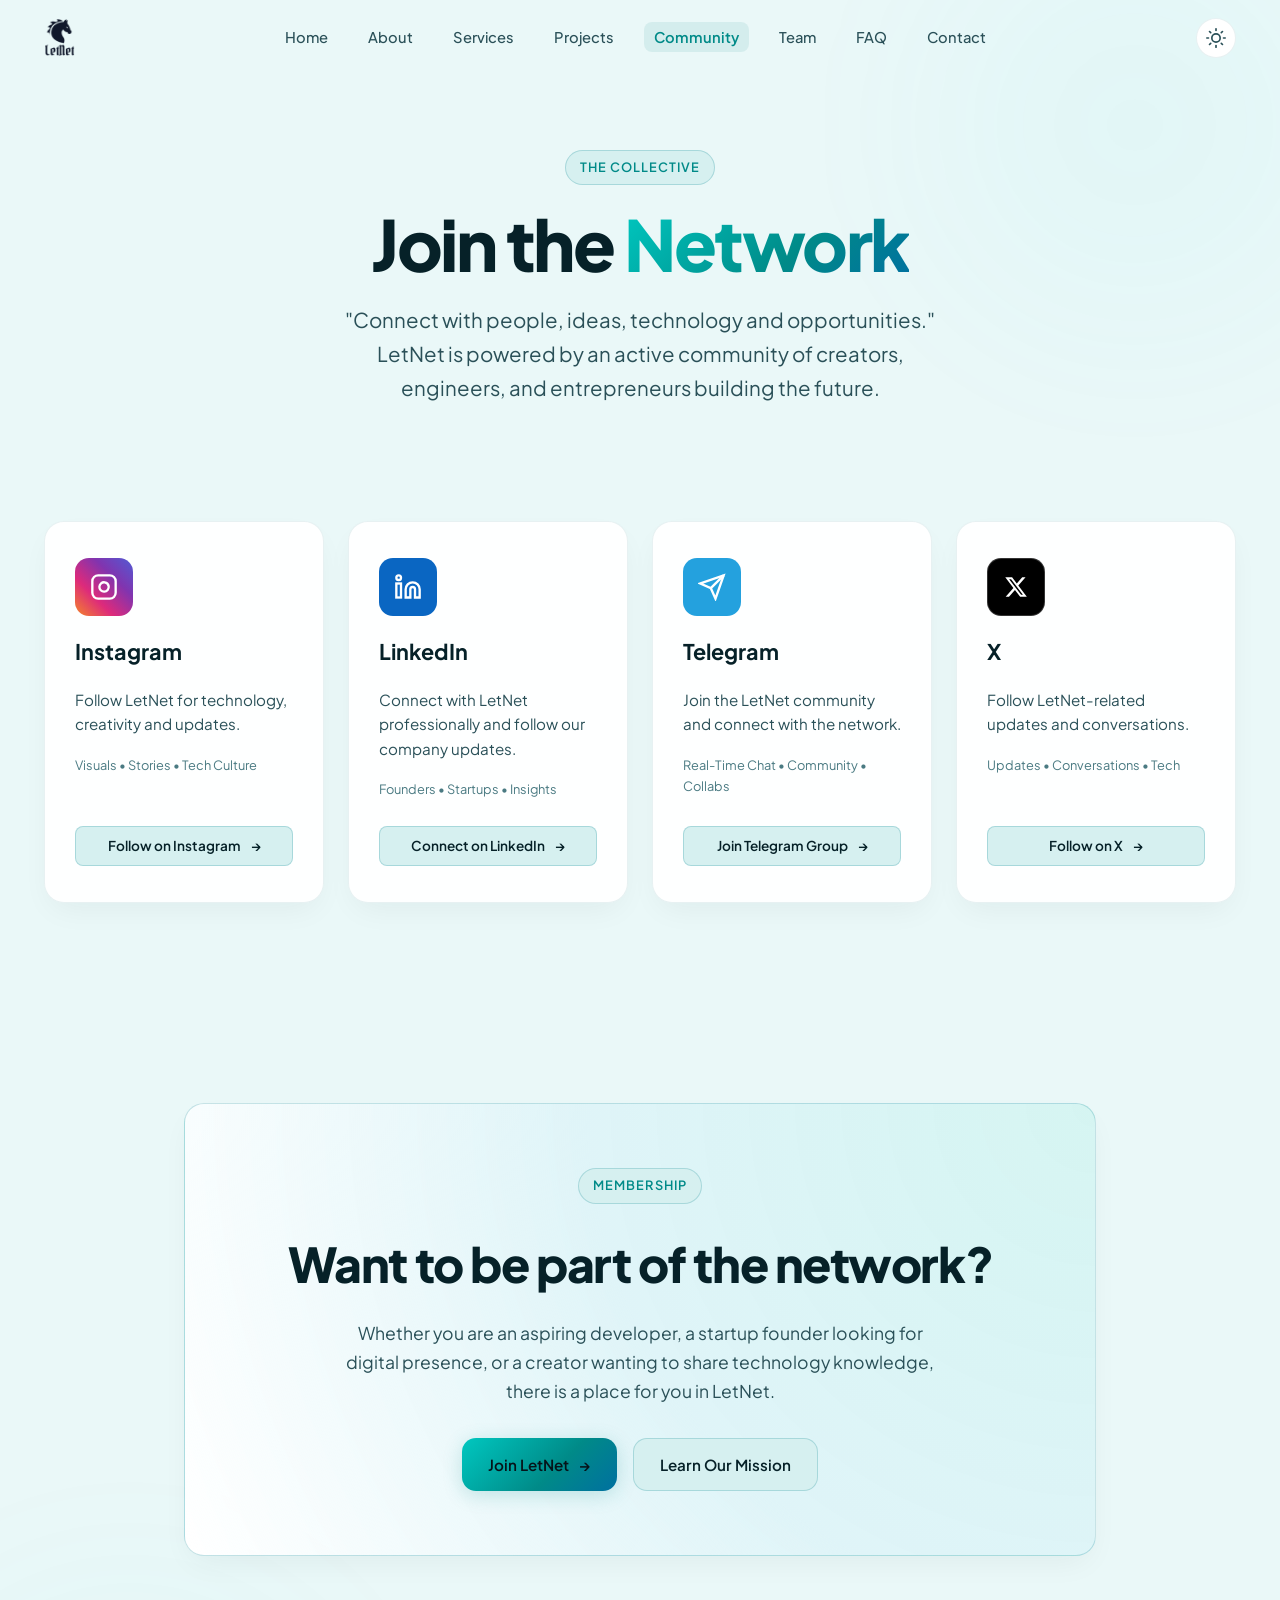
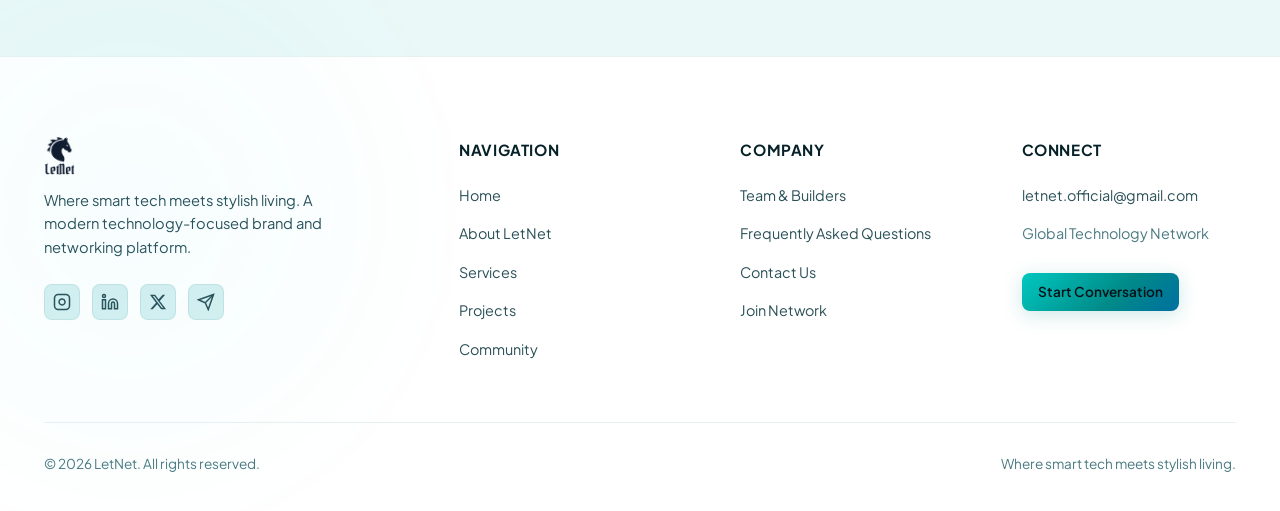
<file: community.html>
<!DOCTYPE html>
<html lang="en" data-theme="dark">
<head>
  <meta charset="UTF-8">
  <meta name="viewport" content="width=device-width, initial-scale=1.0">
  <title>Community — LetNet | Join the Network</title>
  <meta name="description" content="Connect with creators, developers, founders, and innovators in the LetNet community. Join our Telegram, LinkedIn, and Instagram channels.">
  
  <meta property="og:type" content="website">
  <meta property="og:title" content="Community — LetNet | Join the Network">
  <meta property="og:description" content="Connect with people, ideas, technology and opportunities.">
  <meta property="og:image" content="assets/logo/letnet-logo-white.png">

  <link rel="icon" type="image/png" href="assets/logo/favicon.png">
  <link rel="preconnect" href="https://fonts.googleapis.com">
  <link rel="preconnect" href="https://fonts.gstatic.com" crossorigin>
  <link href="https://fonts.googleapis.com/css2?family=Plus+Jakarta+Sans:wght@400;500;600;700;800&display=swap" rel="stylesheet">
  <link rel="stylesheet" href="css/style.css">
  <link rel="stylesheet" href="css/responsive.css">
  <style>
    /* Community membership callout — Glass Lagoon color treatment only */
    [data-theme="dark"] .cta-banner {
      background: linear-gradient(135deg, rgba(13, 41, 50, 0.92) 0%, rgba(20, 80, 90, 0.35) 52%, rgba(6, 20, 26, 0.92) 100%);
      border-color: rgba(124, 255, 240, 0.22);
      box-shadow: 0 20px 44px -16px rgba(0, 0, 0, 0.62), 0 0 34px rgba(32, 224, 194, 0.10), inset 0 1px 0 rgba(124, 255, 240, 0.08);
    }

    [data-theme="dark"] .cta-banner .badge-pill {
      background: rgba(20, 80, 90, 0.35);
      border-color: rgba(124, 255, 240, 0.22);
      color: #7CFFF0;
      box-shadow: inset 0 1px 0 rgba(242, 255, 252, 0.06);
    }

    [data-theme="dark"] .cta-banner h2 { color: #F2FFFC; }
    [data-theme="dark"] .cta-banner p { color: #9BB9B8; }

    [data-theme="dark"] .cta-banner .btn-primary {
      background: linear-gradient(135deg, #20E0C2 0%, #35BFFF 100%);
      border-color: rgba(124, 255, 240, 0.42);
      color: #06141A;
      box-shadow: 0 6px 20px rgba(32, 224, 194, 0.20);
    }

    [data-theme="dark"] .cta-banner .btn-primary:hover {
      background: linear-gradient(135deg, #7CFFF0 0%, #35BFFF 100%);
      color: #06141A;
      box-shadow: 0 8px 24px rgba(32, 224, 194, 0.28);
    }

    [data-theme="dark"] .cta-banner .btn-secondary {
      background: rgba(13, 41, 50, 0.72);
      border-color: rgba(124, 255, 240, 0.20);
      color: #F2FFFC;
    }

    [data-theme="dark"] .cta-banner .btn-secondary:hover {
      background: rgba(20, 80, 90, 0.42);
      border-color: #20E0C2;
      color: #7CFFF0;
    }
  </style>
</head>
<body>

  <!-- PRELOADER -->
  <div id="preloader" aria-hidden="true">
    <div class="preloader-emblem">
      <div class="preloader-ring"></div>
      <img src="assets/logo/letnet-symbol-white.png" alt="LetNet" class="logo-dark">
      <img src="assets/logo/letnet-symbol-dark.png" alt="LetNet" class="logo-light">
    </div>
    <div class="preloader-text">LETNET</div>
  </div>

  <div class="ambient-glow glow-top-right"></div>
  <div class="ambient-glow glow-bottom-left"></div>

  <!-- NAVIGATION -->
  <header class="site-header">
    <div class="container header-container">
      <a href="index.html" class="brand-link" aria-label="LetNet Home">
        <img src="assets/logo/letnet-logo-white.png" alt="LetNet Logo" class="brand-logo-img logo-dark">
        <img src="assets/logo/letnet-logo-dark.png" alt="LetNet Logo" class="brand-logo-img logo-light">
      </a>

      <nav class="nav-desktop" aria-label="Main Navigation">
        <ul class="nav-links">
          <li><a href="index.html" class="nav-link">Home</a></li>
          <li><a href="about.html" class="nav-link">About</a></li>
          <li><a href="services.html" class="nav-link">Services</a></li>
          <li><a href="projects.html" class="nav-link">Projects</a></li>
          <li><a href="community.html" class="nav-link active">Community</a></li>
          <li><a href="team.html" class="nav-link">Team</a></li>
          <li><a href="faq.html" class="nav-link">FAQ</a></li>
          <li><a href="contact.html" class="nav-link">Contact</a></li>
          <li class="mobile-nav-socials">
            <a href="https://www.instagram.com/letnet._?stkn=ZDNlZDc0MzIxNw==" target="_blank" rel="noopener noreferrer" class="footer-social-btn" data-social="instagram" aria-label="Visit LetNet on Instagram (opens in new tab)">
              <svg width="18" height="18" viewBox="0 0 24 24" fill="none" stroke="currentColor" stroke-width="2"><rect x="2" y="2" width="20" height="20" rx="5" ry="5"></rect><path d="M16 11.37A4 4 0 1 1 12.63 8 4 4 0 0 1 16 11.37z"></path><line x1="17.5" y1="6.5" x2="17.51" y2="6.5"></line></svg>
            </a>
            <a href="https://www.linkedin.com/company/letnet/" target="_blank" rel="noopener noreferrer" class="footer-social-btn" data-social="linkedin" aria-label="Visit LetNet on LinkedIn (opens in new tab)">
              <svg width="18" height="18" viewBox="0 0 24 24" fill="none" stroke="currentColor" stroke-width="2"><path d="M16 8a6 6 0 0 1 6 6v7h-4v-7a2 2 0 0 0-2-2 2 2 0 0 0-2 2v7h-4v-7a6 6 0 0 1 6-6z"></path><rect x="2" y="9" width="4" height="12"></rect><circle cx="4" cy="4" r="2"></circle></svg>
            </a>
            <a href="https://x.com/prajwa7s" target="_blank" rel="noopener noreferrer" class="footer-social-btn" data-social="x" aria-label="Visit LetNet on X (opens in new tab)">
              <svg width="18" height="18" viewBox="0 0 24 24" fill="currentColor"><path d="M18.244 2.25h3.308l-7.227 8.26 8.502 11.24H16.17l-5.214-6.817L4.99 21.75H1.68l7.73-8.835L1.254 2.25H8.08l4.713 6.231zm-1.161 17.52h1.833L7.084 4.126H5.117z"/></svg>
            </a>
            <a href="https://t.me/+8_AASg77ezoyMjU1" target="_blank" rel="noopener noreferrer" class="footer-social-btn" data-social="telegram" aria-label="Visit LetNet on Telegram (opens in new tab)">
              <svg width="18" height="18" viewBox="0 0 24 24" fill="none" stroke="currentColor" stroke-width="2"><line x1="22" y1="2" x2="11" y2="13"></line><polygon points="22 2 15 22 11 13 2 9 22 2"></polygon></svg>
            </a>
          </li>
        </ul>
      </nav>

      <div class="nav-actions">
        <button class="theme-toggle" aria-label="Toggle dark/light mode">
          <svg class="icon-sun" width="20" height="20" viewBox="0 0 24 24" fill="none" stroke="currentColor" stroke-width="2" stroke-linecap="round" stroke-linejoin="round">
            <circle cx="12" cy="12" r="5"></circle><line x1="12" y1="1" x2="12" y2="3"></line><line x1="12" y1="21" x2="12" y2="23"></line><line x1="4.22" y1="4.22" x2="5.64" y2="5.64"></line><line x1="18.36" y1="18.36" x2="19.78" y2="19.78"></line><line x1="1" y1="12" x2="3" y2="12"></line><line x1="21" y1="12" x2="23" y2="12"></line><line x1="4.22" y1="19.78" x2="5.64" y2="18.36"></line><line x1="18.36" y1="5.64" x2="19.78" y2="4.22"></line>
          </svg>
          <svg class="icon-moon" width="20" height="20" viewBox="0 0 24 24" fill="none" stroke="currentColor" stroke-width="2" stroke-linecap="round" stroke-linejoin="round">
            <path d="M21 12.79A9 9 0 1 1 11.21 3 7 7 0 0 0 21 12.79z"></path>
          </svg>
        </button>
        <button class="mobile-menu-toggle" aria-label="Open Navigation Menu" aria-expanded="false">
          <div class="hamburger-line"></div>
        </button>
      </div>
    </div>
  </header>

  <main id="main-content">
    <!-- HERO -->
    <section class="section section-inner-page-hero">
      <div class="container container-narrow">
        <div class="badge-pill">The Collective</div>
        <h1 class="hero-title" style="margin-bottom: 20px;">
          Join the <span class="gradient-text">Network</span>
        </h1>
        <p class="hero-subtitle" style="margin-inline: auto;">
          "Connect with people, ideas, technology and opportunities." LetNet is powered by an active community of creators, engineers, and entrepreneurs building the future.
        </p>
      </div>
    </section>

    <!-- COMMUNITY HUBS -->
    <section class="section" style="padding-top: 10px;">
      <div class="container">
        <div class="card-grid-4">

          <!-- Instagram -->
          <article class="community-card">
            <div class="community-icon-box bg-instagram">
              <svg width="28" height="28" viewBox="0 0 24 24" fill="none" stroke="currentColor" stroke-width="2"><rect x="2" y="2" width="20" height="20" rx="5" ry="5"></rect><path d="M16 11.37A4 4 0 1 1 12.63 8 4 4 0 0 1 16 11.37z"></path><line x1="17.5" y1="6.5" x2="17.51" y2="6.5"></line></svg>
            </div>
            <h3>Instagram</h3>
            <p>
              Follow LetNet for technology, creativity and updates.
            </p>
            <div style="font-size: 0.8rem; color: var(--text-muted); margin-bottom: 8px;">
              Visuals • Stories • Tech Culture
            </div>
            <a href="https://www.instagram.com/letnet._?stkn=ZDNlZDc0MzIxNw==" target="_blank" rel="noopener noreferrer" class="btn btn-secondary btn-sm" data-social="instagram" aria-label="Follow LetNet on Instagram (opens in new tab)" style="margin-top: auto; width: 100%;">
              <span>Follow on Instagram</span> &rarr;
            </a>
          </article>

          <!-- LinkedIn -->
          <article class="community-card">
            <div class="community-icon-box bg-linkedin">
              <svg width="28" height="28" viewBox="0 0 24 24" fill="none" stroke="currentColor" stroke-width="2"><path d="M16 8a6 6 0 0 1 6 6v7h-4v-7a2 2 0 0 0-2-2 2 2 0 0 0-2 2v7h-4v-7a6 6 0 0 1 6-6z"></path><rect x="2" y="9" width="4" height="12"></rect><circle cx="4" cy="4" r="2"></circle></svg>
            </div>
            <h3>LinkedIn</h3>
            <p>
              Connect with LetNet professionally and follow our company updates.
            </p>
            <div style="font-size: 0.8rem; color: var(--text-muted); margin-bottom: 8px;">
              Founders • Startups • Insights
            </div>
            <a href="https://www.linkedin.com/company/letnet/" target="_blank" rel="noopener noreferrer" class="btn btn-secondary btn-sm" data-social="linkedin" aria-label="Connect with LetNet on LinkedIn (opens in new tab)" style="margin-top: auto; width: 100%;">
              <span>Connect on LinkedIn</span> &rarr;
            </a>
          </article>

          <!-- Telegram -->
          <article class="community-card">
            <div class="community-icon-box bg-telegram">
              <svg width="28" height="28" viewBox="0 0 24 24" fill="none" stroke="currentColor" stroke-width="2"><line x1="22" y1="2" x2="11" y2="13"></line><polygon points="22 2 15 22 11 13 2 9 22 2"></polygon></svg>
            </div>
            <h3>Telegram</h3>
            <p>
              Join the LetNet community and connect with the network.
            </p>
            <div style="font-size: 0.8rem; color: var(--text-muted); margin-bottom: 8px;">
              Real-Time Chat • Community • Collabs
            </div>
            <a href="https://t.me/+8_AASg77ezoyMjU1" target="_blank" rel="noopener noreferrer" class="btn btn-secondary btn-sm" data-social="telegram" aria-label="Join LetNet Telegram community (opens in new tab)" style="margin-top: auto; width: 100%;">
              <span>Join Telegram Group</span> &rarr;
            </a>
          </article>

          <!-- X (Twitter) -->
          <article class="community-card">
            <div class="community-icon-box bg-x">
              <svg width="24" height="24" viewBox="0 0 24 24" fill="currentColor"><path d="M18.244 2.25h3.308l-7.227 8.26 8.502 11.24H16.17l-5.214-6.817L4.99 21.75H1.68l7.73-8.835L1.254 2.25H8.08l4.713 6.231zm-1.161 17.52h1.833L7.084 4.126H5.117z"/></svg>
            </div>
            <h3>X</h3>
            <p>
              Follow LetNet-related updates and conversations.
            </p>
            <div style="font-size: 0.8rem; color: var(--text-muted); margin-bottom: 8px;">
              Updates • Conversations • Tech
            </div>
            <a href="https://x.com/prajwa7s" target="_blank" rel="noopener noreferrer" class="btn btn-secondary btn-sm" data-social="x" aria-label="Follow LetNet on X (opens in new tab)" style="margin-top: auto; width: 100%;">
              <span>Follow on X</span> &rarr;
            </a>
          </article>

        </div>
      </div>
    </section>

    <!-- NETWORK MEMBERSHIP CALLOUT -->
    <section class="section">
      <div class="container container-narrow">
        <div class="cta-banner">
          <div class="badge-pill">Membership</div>
          <h2>Want to be part of the network?</h2>
          <p>
            Whether you are an aspiring developer, a startup founder looking for digital presence, or a creator wanting to share technology knowledge, there is a place for you in LetNet.
          </p>
          <div style="display: flex; gap: 16px; justify-content: center; flex-wrap: wrap;">
            <a href="contact.html?subject=join-network" class="btn btn-primary">
              <span>Join LetNet</span> &rarr;
            </a>
            <a href="about.html" class="btn btn-secondary">
              <span>Learn Our Mission</span>
            </a>
          </div>
        </div>
      </div>
    </section>
  </main>

  <!-- FOOTER -->
  <footer class="site-footer">
    <div class="container">
      <div class="footer-grid">
        <div class="footer-brand">
          <a href="index.html" class="brand-link">
            <img src="assets/logo/letnet-logo-white.png" alt="LetNet Logo" class="brand-logo-img logo-dark">
            <img src="assets/logo/letnet-logo-dark.png" alt="LetNet Logo" class="brand-logo-img logo-light">
          </a>
          <p>Where smart tech meets stylish living. A modern technology-focused brand and networking platform.</p>
                    <div class="footer-socials">
            <a href="https://www.instagram.com/letnet._?stkn=ZDNlZDc0MzIxNw==" target="_blank" rel="noopener noreferrer" class="footer-social-btn" data-social="instagram" aria-label="Visit LetNet on Instagram (opens in new tab)">
              <svg width="18" height="18" viewBox="0 0 24 24" fill="none" stroke="currentColor" stroke-width="2"><rect x="2" y="2" width="20" height="20" rx="5" ry="5"></rect><path d="M16 11.37A4 4 0 1 1 12.63 8 4 4 0 0 1 16 11.37z"></path><line x1="17.5" y1="6.5" x2="17.51" y2="6.5"></line></svg>
            </a>
            <a href="https://www.linkedin.com/company/letnet/" target="_blank" rel="noopener noreferrer" class="footer-social-btn" data-social="linkedin" aria-label="Visit LetNet on LinkedIn (opens in new tab)">
              <svg width="18" height="18" viewBox="0 0 24 24" fill="none" stroke="currentColor" stroke-width="2"><path d="M16 8a6 6 0 0 1 6 6v7h-4v-7a2 2 0 0 0-2-2 2 2 0 0 0-2 2v7h-4v-7a6 6 0 0 1 6-6z"></path><rect x="2" y="9" width="4" height="12"></rect><circle cx="4" cy="4" r="2"></circle></svg>
            </a>
            <a href="https://x.com/prajwa7s" target="_blank" rel="noopener noreferrer" class="footer-social-btn" data-social="x" aria-label="Visit LetNet on X (opens in new tab)">
              <svg width="18" height="18" viewBox="0 0 24 24" fill="currentColor"><path d="M18.244 2.25h3.308l-7.227 8.26 8.502 11.24H16.17l-5.214-6.817L4.99 21.75H1.68l7.73-8.835L1.254 2.25H8.08l4.713 6.231zm-1.161 17.52h1.833L7.084 4.126H5.117z"/></svg>
            </a>
            <a href="https://t.me/+8_AASg77ezoyMjU1" target="_blank" rel="noopener noreferrer" class="footer-social-btn" data-social="telegram" aria-label="Visit LetNet on Telegram (opens in new tab)">
              <svg width="18" height="18" viewBox="0 0 24 24" fill="none" stroke="currentColor" stroke-width="2"><line x1="22" y1="2" x2="11" y2="13"></line><polygon points="22 2 15 22 11 13 2 9 22 2"></polygon></svg>
            </a>
          </div>
        </div>
        <div class="footer-col">
          <h4>Navigation</h4>
          <ul class="footer-links">
            <li><a href="index.html" class="footer-link">Home</a></li>
            <li><a href="about.html" class="footer-link">About LetNet</a></li>
            <li><a href="services.html" class="footer-link">Services</a></li>
            <li><a href="projects.html" class="footer-link">Projects</a></li>
            <li><a href="community.html" class="footer-link">Community</a></li>
          </ul>
        </div>
        <div class="footer-col">
          <h4>Company</h4>
          <ul class="footer-links">
            <li><a href="team.html" class="footer-link">Team & Builders</a></li>
            <li><a href="faq.html" class="footer-link">Frequently Asked Questions</a></li>
            <li><a href="contact.html" class="footer-link">Contact Us</a></li>
            <li><a href="community.html" class="footer-link">Join Network</a></li>
          </ul>
        </div>
        <div class="footer-col">
          <h4>Connect</h4>
          <ul class="footer-links">
            <li><a href="mailto:letnet.official@gmail.com" class="footer-link" data-contact-email>letnet.official@gmail.com</a></li>
            <li><span class="footer-link" style="color: var(--text-muted);">Global Technology Network</span></li>
            <li style="margin-top: 14px;"><a href="contact.html" class="btn btn-sm btn-primary">Start Conversation</a></li>
          </ul>
        </div>
      </div>
      <div class="footer-bottom">
        <p>&copy; <span data-current-year>2026</span> LetNet. All rights reserved.</p>
        <p>Where smart tech meets stylish living.</p>
      </div>
    </div>
  </footer>

  <button id="back-to-top" aria-label="Back to top">
    <svg width="20" height="20" viewBox="0 0 24 24" fill="none" stroke="currentColor" stroke-width="2.5" stroke-linecap="round" stroke-linejoin="round"><polyline points="18 15 12 9 6 15"></polyline></svg>
  </button>

  <script src="js/config.js"></script>
  <script src="js/main.js"></script>
</body>
</html>
</file>
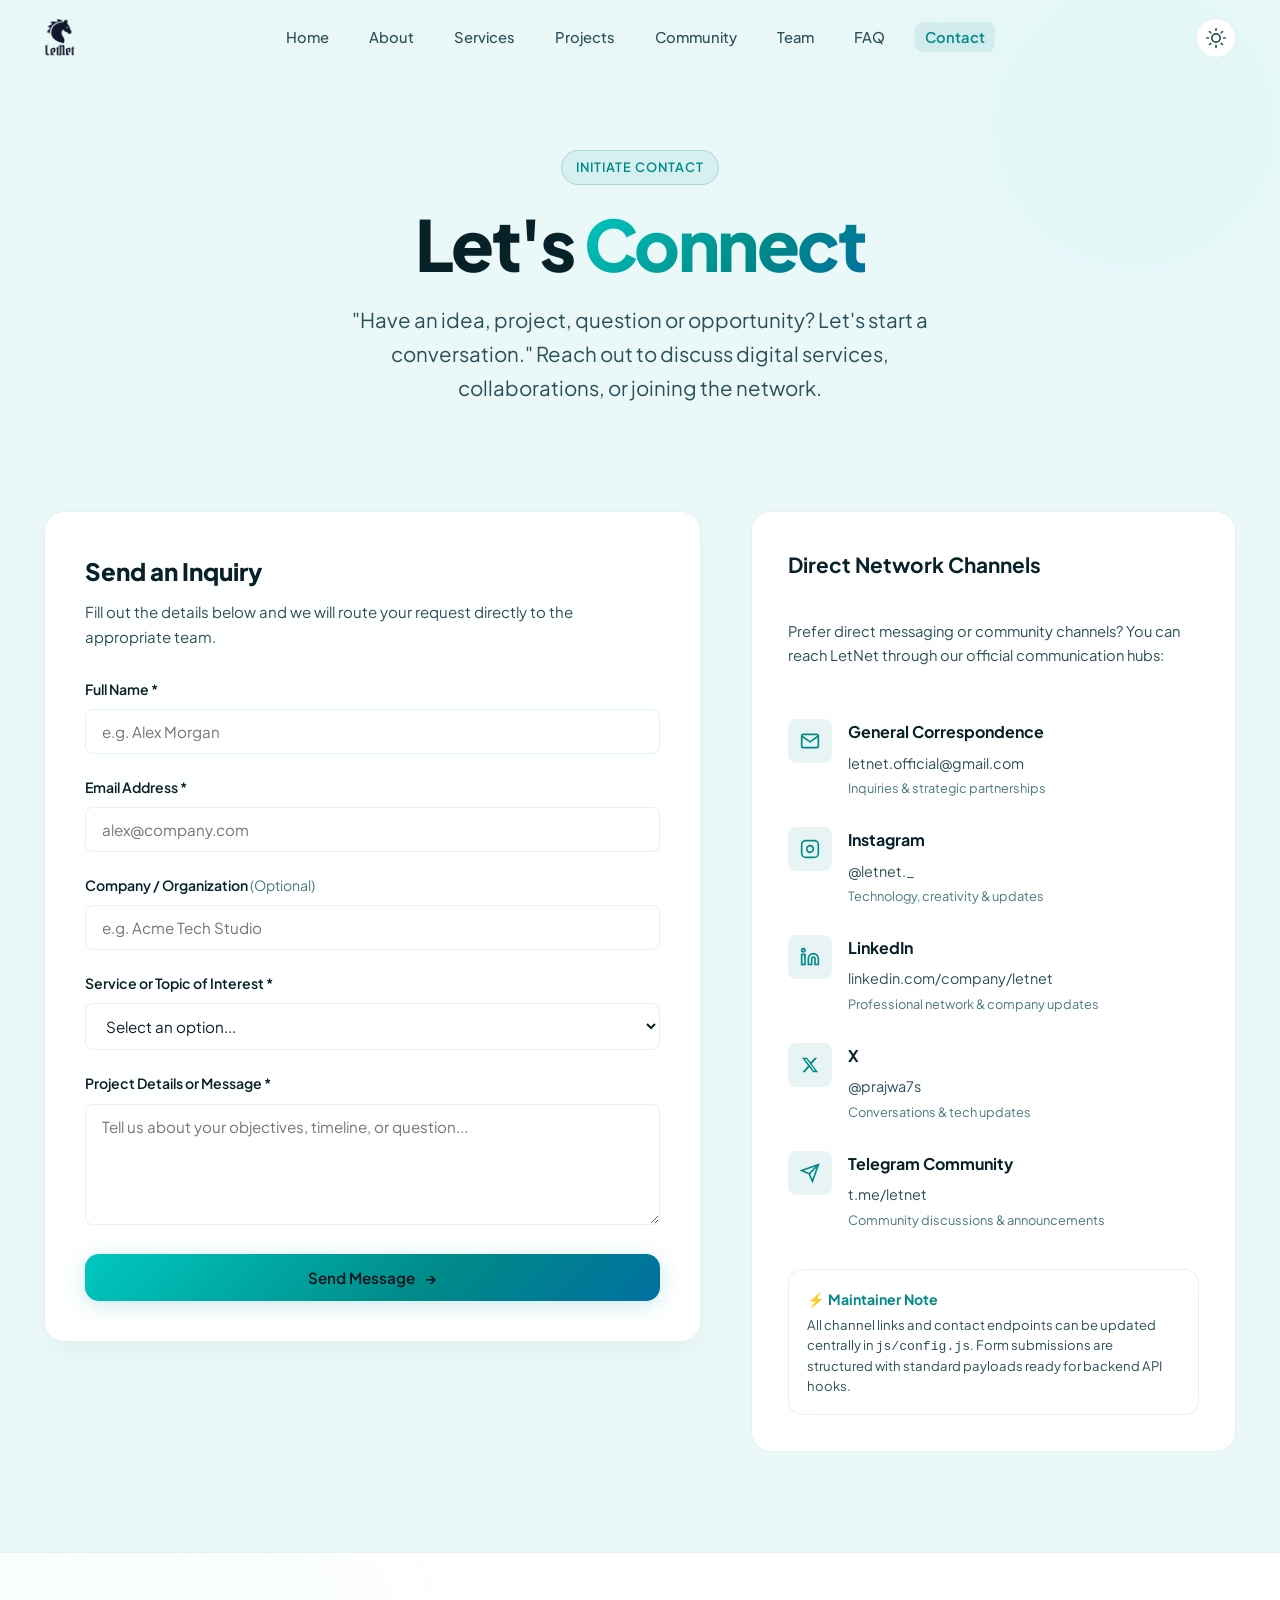
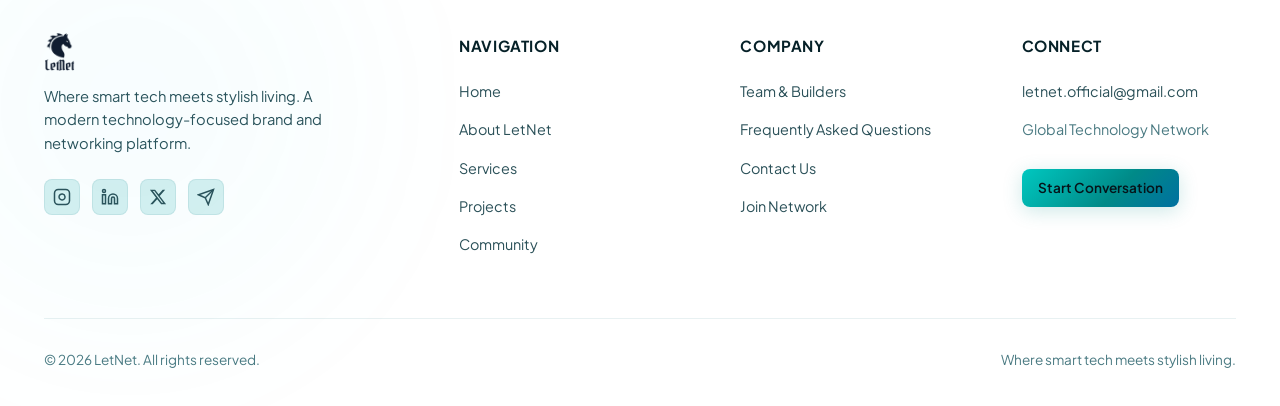
<file: contact.html>
<!DOCTYPE html>
<html lang="en" data-theme="dark">
<head>
  <meta charset="UTF-8">
  <meta name="viewport" content="width=device-width, initial-scale=1.0">
  <title>Contact LetNet — Let's Connect</title>
  <meta name="description" content="Have an idea, project, question or opportunity? Let's start a conversation with LetNet. Digital services and community networking.">
  
  <meta property="og:type" content="website">
  <meta property="og:title" content="Contact LetNet — Let's Connect">
  <meta property="og:description" content="Have an idea, project, question or opportunity? Let's start a conversation.">
  <meta property="og:image" content="assets/logo/letnet-logo-white.png">

  <link rel="icon" type="image/png" href="assets/logo/favicon.png">
  <link rel="preconnect" href="https://fonts.googleapis.com">
  <link rel="preconnect" href="https://fonts.gstatic.com" crossorigin>
  <link href="https://fonts.googleapis.com/css2?family=Plus+Jakarta+Sans:wght@400;500;600;700;800&display=swap" rel="stylesheet">
  <link rel="stylesheet" href="css/style.css">
  <link rel="stylesheet" href="css/responsive.css">
</head>
<body>

  <!-- PRELOADER -->
  <div id="preloader" aria-hidden="true">
    <div class="preloader-emblem">
      <div class="preloader-ring"></div>
      <img src="assets/logo/letnet-symbol-white.png" alt="LetNet" class="logo-dark">
      <img src="assets/logo/letnet-symbol-dark.png" alt="LetNet" class="logo-light">
    </div>
    <div class="preloader-text">LETNET</div>
  </div>

  <div class="ambient-glow glow-top-right"></div>
  <div class="ambient-glow glow-bottom-left"></div>

  <!-- NAVIGATION -->
  <header class="site-header">
    <div class="container header-container">
      <a href="index.html" class="brand-link" aria-label="LetNet Home">
        <img src="assets/logo/letnet-logo-white.png" alt="LetNet Logo" class="brand-logo-img logo-dark">
        <img src="assets/logo/letnet-logo-dark.png" alt="LetNet Logo" class="brand-logo-img logo-light">
      </a>

      <nav class="nav-desktop" aria-label="Main Navigation">
        <ul class="nav-links">
          <li><a href="index.html" class="nav-link">Home</a></li>
          <li><a href="about.html" class="nav-link">About</a></li>
          <li><a href="services.html" class="nav-link">Services</a></li>
          <li><a href="projects.html" class="nav-link">Projects</a></li>
          <li><a href="community.html" class="nav-link">Community</a></li>
          <li><a href="team.html" class="nav-link">Team</a></li>
          <li><a href="faq.html" class="nav-link">FAQ</a></li>
          <li><a href="contact.html" class="nav-link active">Contact</a></li>
          <li class="mobile-nav-socials">
            <a href="https://www.instagram.com/letnet._?stkn=ZDNlZDc0MzIxNw==" target="_blank" rel="noopener noreferrer" class="footer-social-btn" data-social="instagram" aria-label="Visit LetNet on Instagram (opens in new tab)">
              <svg width="18" height="18" viewBox="0 0 24 24" fill="none" stroke="currentColor" stroke-width="2"><rect x="2" y="2" width="20" height="20" rx="5" ry="5"></rect><path d="M16 11.37A4 4 0 1 1 12.63 8 4 4 0 0 1 16 11.37z"></path><line x1="17.5" y1="6.5" x2="17.51" y2="6.5"></line></svg>
            </a>
            <a href="https://www.linkedin.com/company/letnet/" target="_blank" rel="noopener noreferrer" class="footer-social-btn" data-social="linkedin" aria-label="Visit LetNet on LinkedIn (opens in new tab)">
              <svg width="18" height="18" viewBox="0 0 24 24" fill="none" stroke="currentColor" stroke-width="2"><path d="M16 8a6 6 0 0 1 6 6v7h-4v-7a2 2 0 0 0-2-2 2 2 0 0 0-2 2v7h-4v-7a6 6 0 0 1 6-6z"></path><rect x="2" y="9" width="4" height="12"></rect><circle cx="4" cy="4" r="2"></circle></svg>
            </a>
            <a href="https://x.com/prajwa7s" target="_blank" rel="noopener noreferrer" class="footer-social-btn" data-social="x" aria-label="Visit LetNet on X (opens in new tab)">
              <svg width="18" height="18" viewBox="0 0 24 24" fill="currentColor"><path d="M18.244 2.25h3.308l-7.227 8.26 8.502 11.24H16.17l-5.214-6.817L4.99 21.75H1.68l7.73-8.835L1.254 2.25H8.08l4.713 6.231zm-1.161 17.52h1.833L7.084 4.126H5.117z"/></svg>
            </a>
            <a href="https://t.me/+8_AASg77ezoyMjU1" target="_blank" rel="noopener noreferrer" class="footer-social-btn" data-social="telegram" aria-label="Visit LetNet on Telegram (opens in new tab)">
              <svg width="18" height="18" viewBox="0 0 24 24" fill="none" stroke="currentColor" stroke-width="2"><line x1="22" y1="2" x2="11" y2="13"></line><polygon points="22 2 15 22 11 13 2 9 22 2"></polygon></svg>
            </a>
          </li>
        </ul>
      </nav>

      <div class="nav-actions">
        <button class="theme-toggle" aria-label="Toggle dark/light mode">
          <svg class="icon-sun" width="20" height="20" viewBox="0 0 24 24" fill="none" stroke="currentColor" stroke-width="2" stroke-linecap="round" stroke-linejoin="round">
            <circle cx="12" cy="12" r="5"></circle><line x1="12" y1="1" x2="12" y2="3"></line><line x1="12" y1="21" x2="12" y2="23"></line><line x1="4.22" y1="4.22" x2="5.64" y2="5.64"></line><line x1="18.36" y1="18.36" x2="19.78" y2="19.78"></line><line x1="1" y1="12" x2="3" y2="12"></line><line x1="21" y1="12" x2="23" y2="12"></line><line x1="4.22" y1="19.78" x2="5.64" y2="18.36"></line><line x1="18.36" y1="5.64" x2="19.78" y2="4.22"></line>
          </svg>
          <svg class="icon-moon" width="20" height="20" viewBox="0 0 24 24" fill="none" stroke="currentColor" stroke-width="2" stroke-linecap="round" stroke-linejoin="round">
            <path d="M21 12.79A9 9 0 1 1 11.21 3 7 7 0 0 0 21 12.79z"></path>
          </svg>
        </button>
        <button class="mobile-menu-toggle" aria-label="Open Navigation Menu" aria-expanded="false">
          <div class="hamburger-line"></div>
        </button>
      </div>
    </div>
  </header>

  <main id="main-content">
    <!-- HERO -->
    <section class="section section-inner-page-hero">
      <div class="container container-narrow">
        <div class="badge-pill">Initiate Contact</div>
        <h1 class="hero-title" style="margin-bottom: 20px;">
          Let's <span class="gradient-text">Connect</span>
        </h1>
        <p class="hero-subtitle" style="margin-inline: auto;">
          "Have an idea, project, question or opportunity? Let's start a conversation." Reach out to discuss digital services, collaborations, or joining the network.
        </p>
      </div>
    </section>

    <!-- CONTACT FORM & DIRECT CHANNELS -->
    <section class="section" style="padding-top: 0;">
      <div class="container">
        <div class="contact-layout">

          <!-- FORM CARD -->
          <div class="contact-card">
            <h2 style="font-size: 1.5rem; font-weight: 800; margin-bottom: 8px;">Send an Inquiry</h2>
            <p style="color: var(--text-secondary); font-size: 0.94rem; margin-bottom: 28px;">
              Fill out the details below and we will route your request directly to the appropriate team.
            </p>

            <form id="contact-form" novalidate>
              
              <div class="form-group">
                <label for="name" class="form-label">Full Name *</label>
                <input type="text" id="name" name="name" class="form-control" placeholder="e.g. Alex Morgan" required autocomplete="name">
              </div>

              <div class="form-group">
                <label for="email" class="form-label">Email Address *</label>
                <input type="email" id="email" name="email" class="form-control" placeholder="alex@company.com" required autocomplete="email">
              </div>

              <div class="form-group">
                <label for="company" class="form-label">Company / Organization <span style="color: var(--text-muted); font-weight: 400;">(Optional)</span></label>
                <input type="text" id="company" name="company" class="form-control" placeholder="e.g. Acme Tech Studio" autocomplete="organization">
              </div>

              <div class="form-group">
                <label for="service" class="form-label">Service or Topic of Interest *</label>
                <select id="service" name="service" class="form-control" required>
                  <option value="" disabled selected>Select an option...</option>
                  <option value="Website Development">Website Development</option>
                  <option value="UI/UX Design">UI/UX Design</option>
                  <option value="Content Creation">Content Creation</option>
                  <option value="Startup Documentation">Startup Documentation</option>
                  <option value="Digital Branding">Digital Branding</option>
                  <option value="Social Media Growth">Social Media Growth</option>
                  <option value="Other">Other</option>
                </select>
              </div>

              <div class="form-group">
                <label for="message" class="form-label">Project Details or Message *</label>
                <textarea id="message" name="message" class="form-control" rows="5" placeholder="Tell us about your objectives, timeline, or question..." required></textarea>
              </div>

              <button type="submit" class="btn btn-primary" id="contact-submit-btn" style="width: 100%; padding: 14px;">
                <span>Send Message</span>
                &rarr;
              </button>

              <!-- Realtime Feedback Container -->
              <div id="form-feedback" aria-live="polite"></div>

            </form>
          </div>

          <!-- DIRECT CHANNELS & COMMUNITY ACCESS -->
          <div class="contact-direct-card">
            <h3 style="font-size: 1.3rem; font-weight: 700; margin-bottom: 8px;">Direct Network Channels</h3>
            <p style="color: var(--text-secondary); font-size: 0.92rem; margin-bottom: 24px;">
              Prefer direct messaging or community channels? You can reach LetNet through our official communication hubs:
            </p>

            <!-- Channel 1: Email -->
            <div class="direct-channel">
              <div class="direct-channel-icon">
                <svg width="20" height="20" viewBox="0 0 24 24" fill="none" stroke="currentColor" stroke-width="2"><path d="M4 4h16c1.1 0 2 .9 2 2v12c0 1.1-.9 2-2 2H4c-1.1 0-2-.9-2-2V6c0-1.1.9-2 2-2z"></path><polyline points="22,6 12,13 2,6"></polyline></svg>
              </div>
              <div class="direct-channel-info">
                <h4>General Correspondence</h4>
                <a href="mailto:letnet.official@gmail.com" data-contact-email>letnet.official@gmail.com</a>
                <p style="font-size: 0.8rem; color: var(--text-muted); margin-top: 2px;">Inquiries & strategic partnerships</p>
              </div>
            </div>

            <!-- Channel 2: Instagram -->
            <div class="direct-channel">
              <div class="direct-channel-icon">
                <svg width="20" height="20" viewBox="0 0 24 24" fill="none" stroke="currentColor" stroke-width="2"><rect x="2" y="2" width="20" height="20" rx="5" ry="5"></rect><path d="M16 11.37A4 4 0 1 1 12.63 8 4 4 0 0 1 16 11.37z"></path><line x1="17.5" y1="6.5" x2="17.51" y2="6.5"></line></svg>
              </div>
              <div class="direct-channel-info">
                <h4>Instagram</h4>
                <a href="https://www.instagram.com/letnet._?stkn=ZDNlZDc0MzIxNw==" target="_blank" rel="noopener noreferrer" data-social="instagram" aria-label="Visit LetNet on Instagram (opens in new tab)">@letnet._</a>
                <p style="font-size: 0.8rem; color: var(--text-muted); margin-top: 2px;">Technology, creativity & updates</p>
              </div>
            </div>

            <!-- Channel 3: LinkedIn -->
            <div class="direct-channel">
              <div class="direct-channel-icon">
                <svg width="20" height="20" viewBox="0 0 24 24" fill="none" stroke="currentColor" stroke-width="2"><path d="M16 8a6 6 0 0 1 6 6v7h-4v-7a2 2 0 0 0-2-2 2 2 0 0 0-2 2v7h-4v-7a6 6 0 0 1 6-6z"></path><rect x="2" y="9" width="4" height="12"></rect><circle cx="4" cy="4" r="2"></circle></svg>
              </div>
              <div class="direct-channel-info">
                <h4>LinkedIn</h4>
                <a href="https://www.linkedin.com/company/letnet/" target="_blank" rel="noopener noreferrer" data-social="linkedin" aria-label="Connect with LetNet on LinkedIn (opens in new tab)">linkedin.com/company/letnet</a>
                <p style="font-size: 0.8rem; color: var(--text-muted); margin-top: 2px;">Professional network & company updates</p>
              </div>
            </div>

            <!-- Channel 4: X (Twitter) -->
            <div class="direct-channel">
              <div class="direct-channel-icon">
                <svg width="18" height="18" viewBox="0 0 24 24" fill="currentColor"><path d="M18.244 2.25h3.308l-7.227 8.26 8.502 11.24H16.17l-5.214-6.817L4.99 21.75H1.68l7.73-8.835L1.254 2.25H8.08l4.713 6.231zm-1.161 17.52h1.833L7.084 4.126H5.117z"/></svg>
              </div>
              <div class="direct-channel-info">
                <h4>X</h4>
                <a href="https://x.com/prajwa7s" target="_blank" rel="noopener noreferrer" data-social="x" aria-label="Follow LetNet on X (opens in new tab)">@prajwa7s</a>
                <p style="font-size: 0.8rem; color: var(--text-muted); margin-top: 2px;">Conversations & tech updates</p>
              </div>
            </div>

            <!-- Channel 5: Telegram -->
            <div class="direct-channel">
              <div class="direct-channel-icon">
                <svg width="20" height="20" viewBox="0 0 24 24" fill="none" stroke="currentColor" stroke-width="2"><line x1="22" y1="2" x2="11" y2="13"></line><polygon points="22 2 15 22 11 13 2 9 22 2"></polygon></svg>
              </div>
              <div class="direct-channel-info">
                <h4>Telegram Community</h4>
                <a href="https://t.me/+8_AASg77ezoyMjU1" target="_blank" rel="noopener noreferrer" data-social="telegram" aria-label="Join LetNet Telegram community (opens in new tab)">t.me/letnet</a>
                <p style="font-size: 0.8rem; color: var(--text-muted); margin-top: 2px;">Community discussions & announcements</p>
              </div>
            </div>

            <div style="background: var(--bg-card); border: 1px solid var(--border-subtle); border-radius: var(--radius-md); padding: 18px; margin-top: 10px;">
              <h5 style="font-size: 0.88rem; font-weight: 700; margin-bottom: 4px; color: var(--accent-primary);">⚡ Maintainer Note</h5>
              <p style="font-size: 0.82rem; color: var(--text-secondary); line-height: 1.5;">
                All channel links and contact endpoints can be updated centrally in <code>js/config.js</code>. Form submissions are structured with standard payloads ready for backend API hooks.
              </p>
            </div>

          </div>

        </div>
      </div>
    </section>
  </main>

  <!-- FOOTER -->
  <footer class="site-footer">
    <div class="container">
      <div class="footer-grid">
        <div class="footer-brand">
          <a href="index.html" class="brand-link">
            <img src="assets/logo/letnet-logo-white.png" alt="LetNet Logo" class="brand-logo-img logo-dark">
            <img src="assets/logo/letnet-logo-dark.png" alt="LetNet Logo" class="brand-logo-img logo-light">
          </a>
          <p>Where smart tech meets stylish living. A modern technology-focused brand and networking platform.</p>
                    <div class="footer-socials">
            <a href="https://www.instagram.com/letnet._?stkn=ZDNlZDc0MzIxNw==" target="_blank" rel="noopener noreferrer" class="footer-social-btn" data-social="instagram" aria-label="Visit LetNet on Instagram (opens in new tab)">
              <svg width="18" height="18" viewBox="0 0 24 24" fill="none" stroke="currentColor" stroke-width="2"><rect x="2" y="2" width="20" height="20" rx="5" ry="5"></rect><path d="M16 11.37A4 4 0 1 1 12.63 8 4 4 0 0 1 16 11.37z"></path><line x1="17.5" y1="6.5" x2="17.51" y2="6.5"></line></svg>
            </a>
            <a href="https://www.linkedin.com/company/letnet/" target="_blank" rel="noopener noreferrer" class="footer-social-btn" data-social="linkedin" aria-label="Visit LetNet on LinkedIn (opens in new tab)">
              <svg width="18" height="18" viewBox="0 0 24 24" fill="none" stroke="currentColor" stroke-width="2"><path d="M16 8a6 6 0 0 1 6 6v7h-4v-7a2 2 0 0 0-2-2 2 2 0 0 0-2 2v7h-4v-7a6 6 0 0 1 6-6z"></path><rect x="2" y="9" width="4" height="12"></rect><circle cx="4" cy="4" r="2"></circle></svg>
            </a>
            <a href="https://x.com/prajwa7s" target="_blank" rel="noopener noreferrer" class="footer-social-btn" data-social="x" aria-label="Visit LetNet on X (opens in new tab)">
              <svg width="18" height="18" viewBox="0 0 24 24" fill="currentColor"><path d="M18.244 2.25h3.308l-7.227 8.26 8.502 11.24H16.17l-5.214-6.817L4.99 21.75H1.68l7.73-8.835L1.254 2.25H8.08l4.713 6.231zm-1.161 17.52h1.833L7.084 4.126H5.117z"/></svg>
            </a>
            <a href="https://t.me/+8_AASg77ezoyMjU1" target="_blank" rel="noopener noreferrer" class="footer-social-btn" data-social="telegram" aria-label="Visit LetNet on Telegram (opens in new tab)">
              <svg width="18" height="18" viewBox="0 0 24 24" fill="none" stroke="currentColor" stroke-width="2"><line x1="22" y1="2" x2="11" y2="13"></line><polygon points="22 2 15 22 11 13 2 9 22 2"></polygon></svg>
            </a>
          </div>
        </div>
        <div class="footer-col">
          <h4>Navigation</h4>
          <ul class="footer-links">
            <li><a href="index.html" class="footer-link">Home</a></li>
            <li><a href="about.html" class="footer-link">About LetNet</a></li>
            <li><a href="services.html" class="footer-link">Services</a></li>
            <li><a href="projects.html" class="footer-link">Projects</a></li>
            <li><a href="community.html" class="footer-link">Community</a></li>
          </ul>
        </div>
        <div class="footer-col">
          <h4>Company</h4>
          <ul class="footer-links">
            <li><a href="team.html" class="footer-link">Team & Builders</a></li>
            <li><a href="faq.html" class="footer-link">Frequently Asked Questions</a></li>
            <li><a href="contact.html" class="footer-link">Contact Us</a></li>
            <li><a href="community.html" class="footer-link">Join Network</a></li>
          </ul>
        </div>
        <div class="footer-col">
          <h4>Connect</h4>
          <ul class="footer-links">
            <li><a href="mailto:letnet.official@gmail.com" class="footer-link" data-contact-email>letnet.official@gmail.com</a></li>
            <li><span class="footer-link" style="color: var(--text-muted);">Global Technology Network</span></li>
            <li style="margin-top: 14px;"><a href="contact.html" class="btn btn-sm btn-primary">Start Conversation</a></li>
          </ul>
        </div>
      </div>
      <div class="footer-bottom">
        <p>&copy; <span data-current-year>2026</span> LetNet. All rights reserved.</p>
        <p>Where smart tech meets stylish living.</p>
      </div>
    </div>
  </footer>

  <button id="back-to-top" aria-label="Back to top">
    <svg width="20" height="20" viewBox="0 0 24 24" fill="none" stroke="currentColor" stroke-width="2.5" stroke-linecap="round" stroke-linejoin="round"><polyline points="18 15 12 9 6 15"></polyline></svg>
  </button>

  <script src="js/config.js"></script>
  <script src="js/main.js"></script>
  <script>
    // URL parameter pre-filling helper for service/subject
    window.addEventListener('DOMContentLoaded', () => {
      const params = new URLSearchParams(window.location.search);
      const serviceParam = (params.get('service') || params.get('subject') || '').toLowerCase();
      if (serviceParam) {
        const select = document.getElementById('service');
        if (select) {
          for (let option of select.options) {
            const optVal = option.value.toLowerCase();
            if (optVal && (optVal === serviceParam || optVal.includes(serviceParam) || serviceParam.includes(optVal.split(' ')[0]))) {
              option.selected = true;
              break;
            }
          }
        }
      }
    });
  </script>
</body>
</html>
</file>
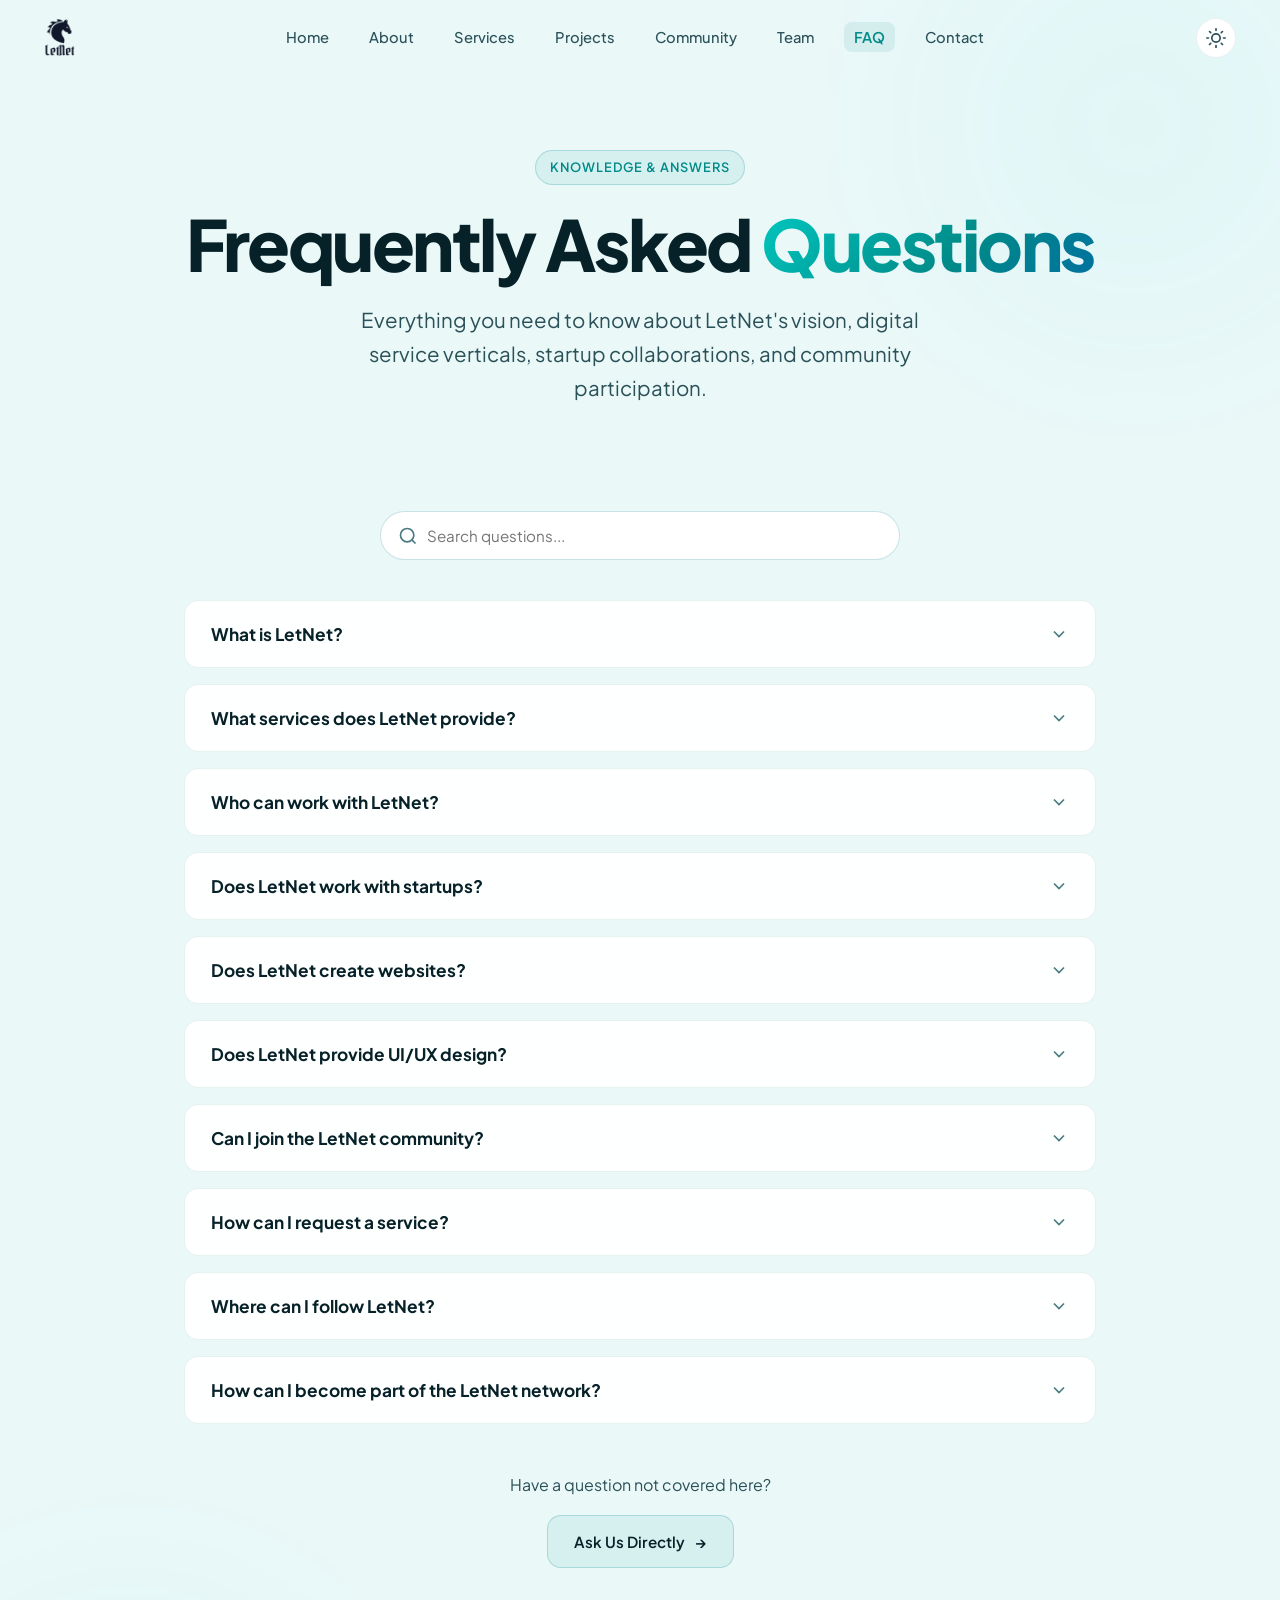
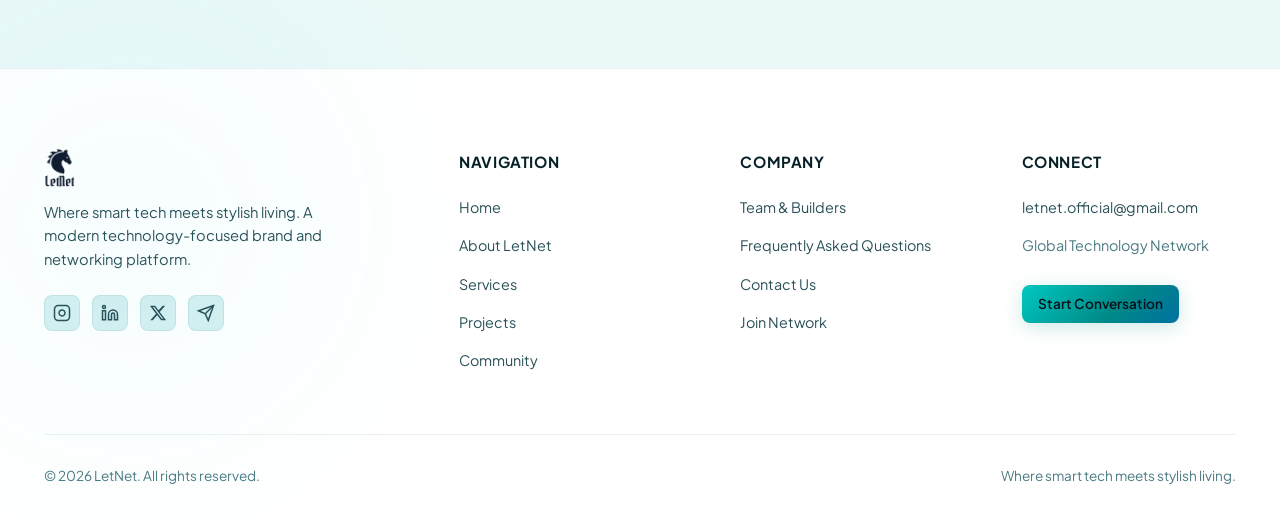
<file: faq.html>
<!DOCTYPE html>
<html lang="en" data-theme="dark">
<head>
  <meta charset="UTF-8">
  <meta name="viewport" content="width=device-width, initial-scale=1.0">
  <title>FAQ — LetNet | Frequently Asked Questions</title>
  <meta name="description" content="Find answers to common questions about LetNet, our digital services, startup collaboration, community channels, and how to get involved.">
  
  <meta property="og:type" content="website">
  <meta property="og:title" content="FAQ — LetNet | Frequently Asked Questions">
  <meta property="og:description" content="Answers about LetNet's mission, web services, UI/UX design, and community network.">
  <meta property="og:image" content="assets/logo/letnet-logo-white.png">

  <link rel="icon" type="image/png" href="assets/logo/favicon.png">
  <link rel="preconnect" href="https://fonts.googleapis.com">
  <link rel="preconnect" href="https://fonts.gstatic.com" crossorigin>
  <link href="https://fonts.googleapis.com/css2?family=Plus+Jakarta+Sans:wght@400;500;600;700;800&display=swap" rel="stylesheet">
  <link rel="stylesheet" href="css/style.css">
  <link rel="stylesheet" href="css/responsive.css">
</head>
<body>

  <!-- PRELOADER -->
  <div id="preloader" aria-hidden="true">
    <div class="preloader-emblem">
      <div class="preloader-ring"></div>
      <img src="assets/logo/letnet-symbol-white.png" alt="LetNet" class="logo-dark">
      <img src="assets/logo/letnet-symbol-dark.png" alt="LetNet" class="logo-light">
    </div>
    <div class="preloader-text">LETNET</div>
  </div>

  <div class="ambient-glow glow-top-right"></div>
  <div class="ambient-glow glow-bottom-left"></div>

  <!-- NAVIGATION -->
  <header class="site-header">
    <div class="container header-container">
      <a href="index.html" class="brand-link" aria-label="LetNet Home">
        <img src="assets/logo/letnet-logo-white.png" alt="LetNet Logo" class="brand-logo-img logo-dark">
        <img src="assets/logo/letnet-logo-dark.png" alt="LetNet Logo" class="brand-logo-img logo-light">
      </a>

      <nav class="nav-desktop" aria-label="Main Navigation">
        <ul class="nav-links">
          <li><a href="index.html" class="nav-link">Home</a></li>
          <li><a href="about.html" class="nav-link">About</a></li>
          <li><a href="services.html" class="nav-link">Services</a></li>
          <li><a href="projects.html" class="nav-link">Projects</a></li>
          <li><a href="community.html" class="nav-link">Community</a></li>
          <li><a href="team.html" class="nav-link">Team</a></li>
          <li><a href="faq.html" class="nav-link active">FAQ</a></li>
          <li><a href="contact.html" class="nav-link">Contact</a></li>
          <li class="mobile-nav-socials">
            <a href="https://www.instagram.com/letnet._?stkn=ZDNlZDc0MzIxNw==" target="_blank" rel="noopener noreferrer" class="footer-social-btn" data-social="instagram" aria-label="Visit LetNet on Instagram (opens in new tab)">
              <svg width="18" height="18" viewBox="0 0 24 24" fill="none" stroke="currentColor" stroke-width="2"><rect x="2" y="2" width="20" height="20" rx="5" ry="5"></rect><path d="M16 11.37A4 4 0 1 1 12.63 8 4 4 0 0 1 16 11.37z"></path><line x1="17.5" y1="6.5" x2="17.51" y2="6.5"></line></svg>
            </a>
            <a href="https://www.linkedin.com/company/letnet/" target="_blank" rel="noopener noreferrer" class="footer-social-btn" data-social="linkedin" aria-label="Visit LetNet on LinkedIn (opens in new tab)">
              <svg width="18" height="18" viewBox="0 0 24 24" fill="none" stroke="currentColor" stroke-width="2"><path d="M16 8a6 6 0 0 1 6 6v7h-4v-7a2 2 0 0 0-2-2 2 2 0 0 0-2 2v7h-4v-7a6 6 0 0 1 6-6z"></path><rect x="2" y="9" width="4" height="12"></rect><circle cx="4" cy="4" r="2"></circle></svg>
            </a>
            <a href="https://x.com/prajwa7s" target="_blank" rel="noopener noreferrer" class="footer-social-btn" data-social="x" aria-label="Visit LetNet on X (opens in new tab)">
              <svg width="18" height="18" viewBox="0 0 24 24" fill="currentColor"><path d="M18.244 2.25h3.308l-7.227 8.26 8.502 11.24H16.17l-5.214-6.817L4.99 21.75H1.68l7.73-8.835L1.254 2.25H8.08l4.713 6.231zm-1.161 17.52h1.833L7.084 4.126H5.117z"/></svg>
            </a>
            <a href="https://t.me/+8_AASg77ezoyMjU1" target="_blank" rel="noopener noreferrer" class="footer-social-btn" data-social="telegram" aria-label="Visit LetNet on Telegram (opens in new tab)">
              <svg width="18" height="18" viewBox="0 0 24 24" fill="none" stroke="currentColor" stroke-width="2"><line x1="22" y1="2" x2="11" y2="13"></line><polygon points="22 2 15 22 11 13 2 9 22 2"></polygon></svg>
            </a>
          </li>
        </ul>
      </nav>

      <div class="nav-actions">
        <button class="theme-toggle" aria-label="Toggle dark/light mode">
          <svg class="icon-sun" width="20" height="20" viewBox="0 0 24 24" fill="none" stroke="currentColor" stroke-width="2" stroke-linecap="round" stroke-linejoin="round">
            <circle cx="12" cy="12" r="5"></circle><line x1="12" y1="1" x2="12" y2="3"></line><line x1="12" y1="21" x2="12" y2="23"></line><line x1="4.22" y1="4.22" x2="5.64" y2="5.64"></line><line x1="18.36" y1="18.36" x2="19.78" y2="19.78"></line><line x1="1" y1="12" x2="3" y2="12"></line><line x1="21" y1="12" x2="23" y2="12"></line><line x1="4.22" y1="19.78" x2="5.64" y2="18.36"></line><line x1="18.36" y1="5.64" x2="19.78" y2="4.22"></line>
          </svg>
          <svg class="icon-moon" width="20" height="20" viewBox="0 0 24 24" fill="none" stroke="currentColor" stroke-width="2" stroke-linecap="round" stroke-linejoin="round">
            <path d="M21 12.79A9 9 0 1 1 11.21 3 7 7 0 0 0 21 12.79z"></path>
          </svg>
        </button>
        <button class="mobile-menu-toggle" aria-label="Open Navigation Menu" aria-expanded="false">
          <div class="hamburger-line"></div>
        </button>
      </div>
    </div>
  </header>

  <main id="main-content">
    <!-- HERO -->
    <section class="section section-inner-page-hero">
      <div class="container container-narrow">
        <div class="badge-pill">Knowledge & Answers</div>
        <h1 class="hero-title" style="margin-bottom: 20px;">
          Frequently Asked <span class="gradient-text">Questions</span>
        </h1>
        <p class="hero-subtitle" style="margin-inline: auto;">
          Everything you need to know about LetNet's vision, digital service verticals, startup collaborations, and community participation.
        </p>
      </div>
    </section>

    <!-- FAQ ACCORDION SECTION -->
    <section class="section" style="padding-top: 0;">
      <div class="container container-narrow">

        <!-- Search Bar -->
        <div class="faq-search-box">
          <svg class="faq-search-icon" width="20" height="20" viewBox="0 0 24 24" fill="none" stroke="currentColor" stroke-width="2">
            <circle cx="11" cy="11" r="8"></circle>
            <line x1="21" y1="21" x2="16.65" y2="16.65"></line>
          </svg>
          <input type="text" id="faq-search" class="faq-search-input" placeholder="Search questions..." aria-label="Search frequently asked questions">
        </div>

        <!-- Accordion List -->
        <div class="faq-list">

          <!-- Q1 -->
          <div class="faq-item">
            <button class="faq-question" aria-expanded="false">
              <span>What is LetNet?</span>
              <svg class="faq-toggle-icon" viewBox="0 0 24 24" fill="none" stroke="currentColor" stroke-width="2"><polyline points="6 9 12 15 18 9"></polyline></svg>
            </button>
            <div class="faq-answer">
              <p>
                LetNet is a modern technology-focused brand and networking ecosystem whose tagline is <em>"Where smart tech meets stylish living"</em>. More than a standard digital agency, LetNet unites people, ideas, technology, businesses, and opportunities to help individuals and startups establish an authoritative digital presence.
              </p>
            </div>
          </div>

          <!-- Q2 -->
          <div class="faq-item">
            <button class="faq-question" aria-expanded="false">
              <span>What services does LetNet provide?</span>
              <svg class="faq-toggle-icon" viewBox="0 0 24 24" fill="none" stroke="currentColor" stroke-width="2"><polyline points="6 9 12 15 18 9"></polyline></svg>
            </button>
            <div class="faq-answer">
              <p>
                LetNet specializes in eight core verticals: Website Development, UI/UX Design, Content Creation, Startup Documentation, Digital Branding, Social Media Growth & Showcasing, Technology Content, and Digital Presence Strategy.
              </p>
            </div>
          </div>

          <!-- Q3 -->
          <div class="faq-item">
            <button class="faq-question" aria-expanded="false">
              <span>Who can work with LetNet?</span>
              <svg class="faq-toggle-icon" viewBox="0 0 24 24" fill="none" stroke="currentColor" stroke-width="2"><polyline points="6 9 12 15 18 9"></polyline></svg>
            </button>
            <div class="faq-answer">
              <p>
                We collaborate with early-stage startups, established enterprises, independent developers, creative technologists, students, and digital creators looking to elevate their brand aesthetics, web architecture, or community footprint.
              </p>
            </div>
          </div>

          <!-- Q4 -->
          <div class="faq-item">
            <button class="faq-question" aria-expanded="false">
              <span>Does LetNet work with startups?</span>
              <svg class="faq-toggle-icon" viewBox="0 0 24 24" fill="none" stroke="currentColor" stroke-width="2"><polyline points="6 9 12 15 18 9"></polyline></svg>
            </button>
            <div class="faq-answer">
              <p>
                Yes, absolutely. Startups represent one of our primary core audiences. We specialize in rapid MVP landing pages, investor-grade startup documentation, pitch deck visual assets, and strategic digital launch showcasing.
              </p>
            </div>
          </div>

          <!-- Q5 -->
          <div class="faq-item">
            <button class="faq-question" aria-expanded="false">
              <span>Does LetNet create websites?</span>
              <svg class="faq-toggle-icon" viewBox="0 0 24 24" fill="none" stroke="currentColor" stroke-width="2"><polyline points="6 9 12 15 18 9"></polyline></svg>
            </button>
            <div class="faq-answer">
              <p>
                Yes. We build responsive, accessible, ultra-fast websites using modern web standards. We emphasize lightning-fast loading speeds, clean semantic structure, sophisticated typography, and custom interactive visuals without unnecessary bloat.
              </p>
            </div>
          </div>

          <!-- Q6 -->
          <div class="faq-item">
            <button class="faq-question" aria-expanded="false">
              <span>Does LetNet provide UI/UX design?</span>
              <svg class="faq-toggle-icon" viewBox="0 0 24 24" fill="none" stroke="currentColor" stroke-width="2"><polyline points="6 9 12 15 18 9"></polyline></svg>
            </button>
            <div class="faq-answer">
              <p>
                Yes. Our UI/UX philosophy blends minimalist futurism with ergonomic usability. We formulate comprehensive design systems, component libraries, interactive wireframes, and dual-mode (dark and light) interfaces.
              </p>
            </div>
          </div>

          <!-- Q7 -->
          <div class="faq-item">
            <button class="faq-question" aria-expanded="false">
              <span>Can I join the LetNet community?</span>
              <svg class="faq-toggle-icon" viewBox="0 0 24 24" fill="none" stroke="currentColor" stroke-width="2"><polyline points="6 9 12 15 18 9"></polyline></svg>
            </button>
            <div class="faq-answer">
              <p>
                Yes! The LetNet community is open to developers, designers, founders, and technology enthusiasts worldwide. You can join our active discussions on Telegram, follow our updates on LinkedIn and Instagram, or register your interest on our Community page.
              </p>
            </div>
          </div>

          <!-- Q8 -->
          <div class="faq-item">
            <button class="faq-question" aria-expanded="false">
              <span>How can I request a service?</span>
              <svg class="faq-toggle-icon" viewBox="0 0 24 24" fill="none" stroke="currentColor" stroke-width="2"><polyline points="6 9 12 15 18 9"></polyline></svg>
            </button>
            <div class="faq-answer">
              <p>
                Simply navigate to our <a href="contact.html" style="color: var(--accent-primary); text-decoration: underline;">Contact Page</a> and submit the inquiry form outlining your project, scope, and timeline. Our team will review your inquiry and connect with you to plan next steps.
              </p>
            </div>
          </div>

          <!-- Q9 -->
          <div class="faq-item">
            <button class="faq-question" aria-expanded="false">
              <span>Where can I follow LetNet?</span>
              <svg class="faq-toggle-icon" viewBox="0 0 24 24" fill="none" stroke="currentColor" stroke-width="2"><polyline points="6 9 12 15 18 9"></polyline></svg>
            </button>
            <div class="faq-answer">
              <p>
                You can follow LetNet on Instagram, LinkedIn, Telegram, and X. All our official channels are linked in our footer and dynamically maintained in our community directory.
              </p>
            </div>
          </div>

          <!-- Q10 -->
          <div class="faq-item">
            <button class="faq-question" aria-expanded="false">
              <span>How can I become part of the LetNet network?</span>
              <svg class="faq-toggle-icon" viewBox="0 0 24 24" fill="none" stroke="currentColor" stroke-width="2"><polyline points="6 9 12 15 18 9"></polyline></svg>
            </button>
            <div class="faq-answer">
              <p>
                You can join the network as a community member, project collaborator, content contributor, or startup partner. Contact us directly through our Contact form with the "Join Community / Network" option selected to introduce yourself.
              </p>
            </div>
          </div>

        </div>

        <div style="margin-top: 48px; text-align: center;">
          <p style="color: var(--text-secondary); margin-bottom: 16px;">Have a question not covered here?</p>
          <a href="contact.html" class="btn btn-secondary">
            <span>Ask Us Directly</span> &rarr;
          </a>
        </div>

      </div>
    </section>
  </main>

  <!-- FOOTER -->
  <footer class="site-footer">
    <div class="container">
      <div class="footer-grid">
        <div class="footer-brand">
          <a href="index.html" class="brand-link">
            <img src="assets/logo/letnet-logo-white.png" alt="LetNet Logo" class="brand-logo-img logo-dark">
            <img src="assets/logo/letnet-logo-dark.png" alt="LetNet Logo" class="brand-logo-img logo-light">
          </a>
          <p>Where smart tech meets stylish living. A modern technology-focused brand and networking platform.</p>
                    <div class="footer-socials">
            <a href="https://www.instagram.com/letnet._?stkn=ZDNlZDc0MzIxNw==" target="_blank" rel="noopener noreferrer" class="footer-social-btn" data-social="instagram" aria-label="Visit LetNet on Instagram (opens in new tab)">
              <svg width="18" height="18" viewBox="0 0 24 24" fill="none" stroke="currentColor" stroke-width="2"><rect x="2" y="2" width="20" height="20" rx="5" ry="5"></rect><path d="M16 11.37A4 4 0 1 1 12.63 8 4 4 0 0 1 16 11.37z"></path><line x1="17.5" y1="6.5" x2="17.51" y2="6.5"></line></svg>
            </a>
            <a href="https://www.linkedin.com/company/letnet/" target="_blank" rel="noopener noreferrer" class="footer-social-btn" data-social="linkedin" aria-label="Visit LetNet on LinkedIn (opens in new tab)">
              <svg width="18" height="18" viewBox="0 0 24 24" fill="none" stroke="currentColor" stroke-width="2"><path d="M16 8a6 6 0 0 1 6 6v7h-4v-7a2 2 0 0 0-2-2 2 2 0 0 0-2 2v7h-4v-7a6 6 0 0 1 6-6z"></path><rect x="2" y="9" width="4" height="12"></rect><circle cx="4" cy="4" r="2"></circle></svg>
            </a>
            <a href="https://x.com/prajwa7s" target="_blank" rel="noopener noreferrer" class="footer-social-btn" data-social="x" aria-label="Visit LetNet on X (opens in new tab)">
              <svg width="18" height="18" viewBox="0 0 24 24" fill="currentColor"><path d="M18.244 2.25h3.308l-7.227 8.26 8.502 11.24H16.17l-5.214-6.817L4.99 21.75H1.68l7.73-8.835L1.254 2.25H8.08l4.713 6.231zm-1.161 17.52h1.833L7.084 4.126H5.117z"/></svg>
            </a>
            <a href="https://t.me/+8_AASg77ezoyMjU1" target="_blank" rel="noopener noreferrer" class="footer-social-btn" data-social="telegram" aria-label="Visit LetNet on Telegram (opens in new tab)">
              <svg width="18" height="18" viewBox="0 0 24 24" fill="none" stroke="currentColor" stroke-width="2"><line x1="22" y1="2" x2="11" y2="13"></line><polygon points="22 2 15 22 11 13 2 9 22 2"></polygon></svg>
            </a>
          </div>
        </div>
        <div class="footer-col">
          <h4>Navigation</h4>
          <ul class="footer-links">
            <li><a href="index.html" class="footer-link">Home</a></li>
            <li><a href="about.html" class="footer-link">About LetNet</a></li>
            <li><a href="services.html" class="footer-link">Services</a></li>
            <li><a href="projects.html" class="footer-link">Projects</a></li>
            <li><a href="community.html" class="footer-link">Community</a></li>
          </ul>
        </div>
        <div class="footer-col">
          <h4>Company</h4>
          <ul class="footer-links">
            <li><a href="team.html" class="footer-link">Team & Builders</a></li>
            <li><a href="faq.html" class="footer-link">Frequently Asked Questions</a></li>
            <li><a href="contact.html" class="footer-link">Contact Us</a></li>
            <li><a href="community.html" class="footer-link">Join Network</a></li>
          </ul>
        </div>
        <div class="footer-col">
          <h4>Connect</h4>
          <ul class="footer-links">
            <li><a href="mailto:letnet.official@gmail.com" class="footer-link" data-contact-email>letnet.official@gmail.com</a></li>
            <li><span class="footer-link" style="color: var(--text-muted);">Global Technology Network</span></li>
            <li style="margin-top: 14px;"><a href="contact.html" class="btn btn-sm btn-primary">Start Conversation</a></li>
          </ul>
        </div>
      </div>
      <div class="footer-bottom">
        <p>&copy; <span data-current-year>2026</span> LetNet. All rights reserved.</p>
        <p>Where smart tech meets stylish living.</p>
      </div>
    </div>
  </footer>

  <button id="back-to-top" aria-label="Back to top">
    <svg width="20" height="20" viewBox="0 0 24 24" fill="none" stroke="currentColor" stroke-width="2.5" stroke-linecap="round" stroke-linejoin="round"><polyline points="18 15 12 9 6 15"></polyline></svg>
  </button>

  <script src="js/config.js"></script>
  <script src="js/main.js"></script>
</body>
</html>
</file>
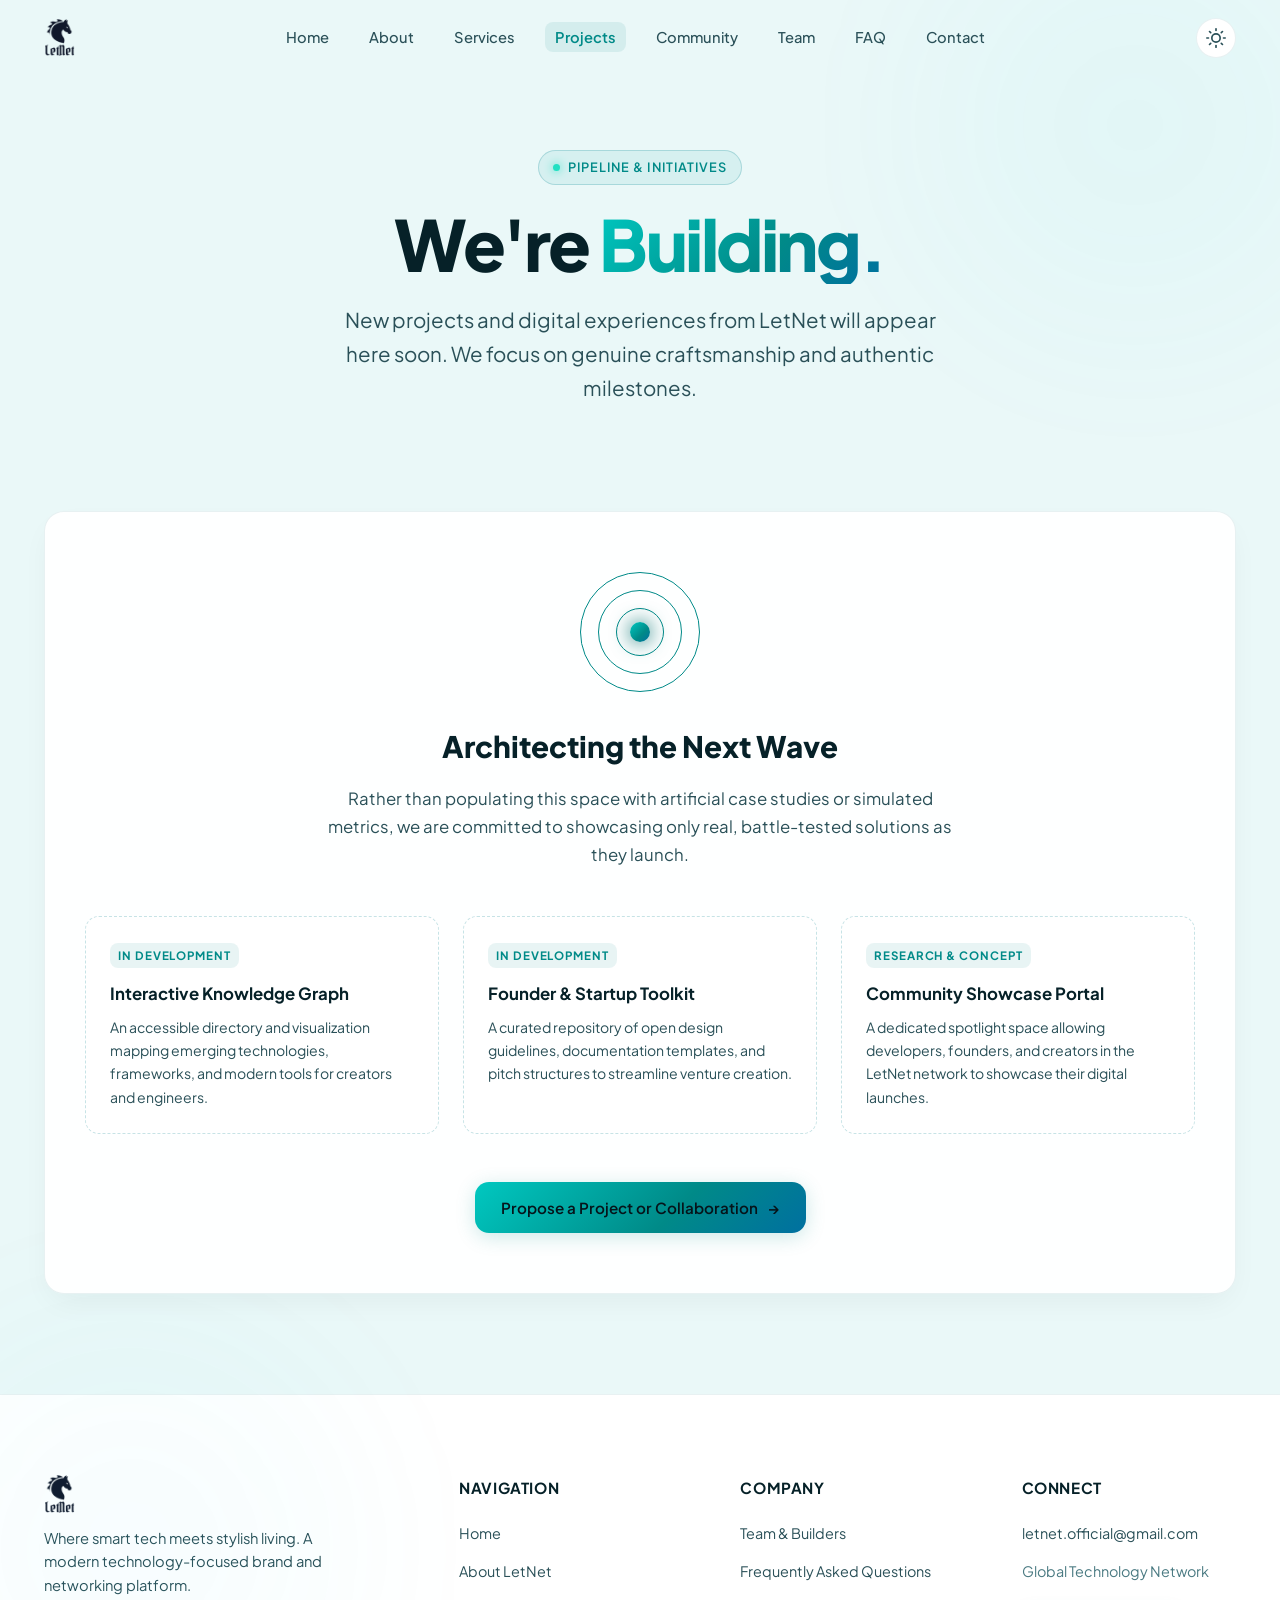
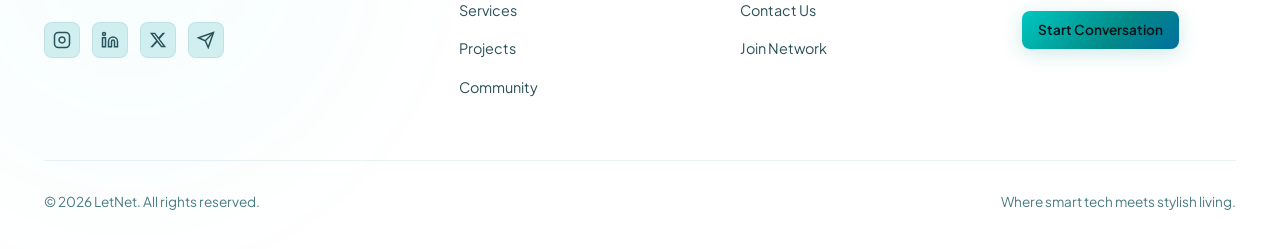
<file: projects.html>
<!DOCTYPE html>
<html lang="en" data-theme="dark">
<head>
  <meta charset="UTF-8">
  <meta name="viewport" content="width=device-width, initial-scale=1.0">
  <title>Projects — LetNet | We're Building</title>
  <meta name="description" content="Discover upcoming projects, experiences, and digital initiatives currently under active development at LetNet.">
  
  <meta property="og:type" content="website">
  <meta property="og:title" content="Projects — LetNet | We're Building">
  <meta property="og:description" content="New projects and digital experiences from LetNet will appear here soon.">
  <meta property="og:image" content="assets/logo/letnet-logo-white.png">

  <link rel="icon" type="image/png" href="assets/logo/favicon.png">
  <link rel="preconnect" href="https://fonts.googleapis.com">
  <link rel="preconnect" href="https://fonts.gstatic.com" crossorigin>
  <link href="https://fonts.googleapis.com/css2?family=Plus+Jakarta+Sans:wght@400;500;600;700;800&display=swap" rel="stylesheet">
  <link rel="stylesheet" href="css/style.css">
  <link rel="stylesheet" href="css/responsive.css">
</head>
<body>

  <!-- PRELOADER -->
  <div id="preloader" aria-hidden="true">
    <div class="preloader-emblem">
      <div class="preloader-ring"></div>
      <img src="assets/logo/letnet-symbol-white.png" alt="LetNet" class="logo-dark">
      <img src="assets/logo/letnet-symbol-dark.png" alt="LetNet" class="logo-light">
    </div>
    <div class="preloader-text">LETNET</div>
  </div>

  <div class="ambient-glow glow-top-right"></div>
  <div class="ambient-glow glow-bottom-left"></div>

  <!-- NAVIGATION -->
  <header class="site-header">
    <div class="container header-container">
      <a href="index.html" class="brand-link" aria-label="LetNet Home">
        <img src="assets/logo/letnet-logo-white.png" alt="LetNet Logo" class="brand-logo-img logo-dark">
        <img src="assets/logo/letnet-logo-dark.png" alt="LetNet Logo" class="brand-logo-img logo-light">
      </a>

      <nav class="nav-desktop" aria-label="Main Navigation">
        <ul class="nav-links">
          <li><a href="index.html" class="nav-link">Home</a></li>
          <li><a href="about.html" class="nav-link">About</a></li>
          <li><a href="services.html" class="nav-link">Services</a></li>
          <li><a href="projects.html" class="nav-link active">Projects</a></li>
          <li><a href="community.html" class="nav-link">Community</a></li>
          <li><a href="team.html" class="nav-link">Team</a></li>
          <li><a href="faq.html" class="nav-link">FAQ</a></li>
          <li><a href="contact.html" class="nav-link">Contact</a></li>
          <li class="mobile-nav-socials">
            <a href="https://www.instagram.com/letnet._?stkn=ZDNlZDc0MzIxNw==" target="_blank" rel="noopener noreferrer" class="footer-social-btn" data-social="instagram" aria-label="Visit LetNet on Instagram (opens in new tab)">
              <svg width="18" height="18" viewBox="0 0 24 24" fill="none" stroke="currentColor" stroke-width="2"><rect x="2" y="2" width="20" height="20" rx="5" ry="5"></rect><path d="M16 11.37A4 4 0 1 1 12.63 8 4 4 0 0 1 16 11.37z"></path><line x1="17.5" y1="6.5" x2="17.51" y2="6.5"></line></svg>
            </a>
            <a href="https://www.linkedin.com/company/letnet/" target="_blank" rel="noopener noreferrer" class="footer-social-btn" data-social="linkedin" aria-label="Visit LetNet on LinkedIn (opens in new tab)">
              <svg width="18" height="18" viewBox="0 0 24 24" fill="none" stroke="currentColor" stroke-width="2"><path d="M16 8a6 6 0 0 1 6 6v7h-4v-7a2 2 0 0 0-2-2 2 2 0 0 0-2 2v7h-4v-7a6 6 0 0 1 6-6z"></path><rect x="2" y="9" width="4" height="12"></rect><circle cx="4" cy="4" r="2"></circle></svg>
            </a>
            <a href="https://x.com/prajwa7s" target="_blank" rel="noopener noreferrer" class="footer-social-btn" data-social="x" aria-label="Visit LetNet on X (opens in new tab)">
              <svg width="18" height="18" viewBox="0 0 24 24" fill="currentColor"><path d="M18.244 2.25h3.308l-7.227 8.26 8.502 11.24H16.17l-5.214-6.817L4.99 21.75H1.68l7.73-8.835L1.254 2.25H8.08l4.713 6.231zm-1.161 17.52h1.833L7.084 4.126H5.117z"/></svg>
            </a>
            <a href="https://t.me/+8_AASg77ezoyMjU1" target="_blank" rel="noopener noreferrer" class="footer-social-btn" data-social="telegram" aria-label="Visit LetNet on Telegram (opens in new tab)">
              <svg width="18" height="18" viewBox="0 0 24 24" fill="none" stroke="currentColor" stroke-width="2"><line x1="22" y1="2" x2="11" y2="13"></line><polygon points="22 2 15 22 11 13 2 9 22 2"></polygon></svg>
            </a>
          </li>
        </ul>
      </nav>

      <div class="nav-actions">
        <button class="theme-toggle" aria-label="Toggle dark/light mode">
          <svg class="icon-sun" width="20" height="20" viewBox="0 0 24 24" fill="none" stroke="currentColor" stroke-width="2" stroke-linecap="round" stroke-linejoin="round">
            <circle cx="12" cy="12" r="5"></circle><line x1="12" y1="1" x2="12" y2="3"></line><line x1="12" y1="21" x2="12" y2="23"></line><line x1="4.22" y1="4.22" x2="5.64" y2="5.64"></line><line x1="18.36" y1="18.36" x2="19.78" y2="19.78"></line><line x1="1" y1="12" x2="3" y2="12"></line><line x1="21" y1="12" x2="23" y2="12"></line><line x1="4.22" y1="19.78" x2="5.64" y2="18.36"></line><line x1="18.36" y1="5.64" x2="19.78" y2="4.22"></line>
          </svg>
          <svg class="icon-moon" width="20" height="20" viewBox="0 0 24 24" fill="none" stroke="currentColor" stroke-width="2" stroke-linecap="round" stroke-linejoin="round">
            <path d="M21 12.79A9 9 0 1 1 11.21 3 7 7 0 0 0 21 12.79z"></path>
          </svg>
        </button>
        <button class="mobile-menu-toggle" aria-label="Open Navigation Menu" aria-expanded="false">
          <div class="hamburger-line"></div>
        </button>
      </div>
    </div>
  </header>

  <main id="main-content">
    <!-- HERO -->
    <section class="section section-inner-page-hero">
      <div class="container container-narrow">
        <div class="badge-pill">
          <span class="pulse-dot"></span>
          <span>Pipeline & Initiatives</span>
        </div>
        <h1 class="hero-title" style="margin-bottom: 20px;">
          We're <span class="gradient-text">Building.</span>
        </h1>
        <p class="hero-subtitle" style="margin-inline: auto;">
          New projects and digital experiences from LetNet will appear here soon. We focus on genuine craftsmanship and authentic milestones.
        </p>
      </div>
    </section>

    <!-- PROFESSIONAL EMPTY / COMING SOON STATE -->
    <section class="section" style="padding-top: 0;">
      <div class="container">
        
        <div class="building-state-box">
          <!-- Subtle animated radar pulse visual -->
          <div class="building-radar" aria-hidden="true">
            <div class="radar-ring"></div>
            <div class="radar-ring"></div>
            <div class="radar-ring"></div>
            <div class="radar-core"></div>
          </div>

          <h2 style="font-size: 1.85rem; font-weight: 800; margin-bottom: 14px;">Architecting the Next Wave</h2>
          <p style="color: var(--text-secondary); max-width: 640px; margin: 0 auto 36px auto; font-size: 1.05rem; line-height: 1.65;">
            Rather than populating this space with artificial case studies or simulated metrics, we are committed to showcasing only real, battle-tested solutions as they launch.
          </p>

          <!-- Transparent Pipeline Preview -->
          <div class="pipeline-cards-row">
            
            <div class="pipeline-card">
              <span class="pipeline-tag">In Development</span>
              <h4>Interactive Knowledge Graph</h4>
              <p>An accessible directory and visualization mapping emerging technologies, frameworks, and modern tools for creators and engineers.</p>
            </div>

            <div class="pipeline-card">
              <span class="pipeline-tag">In Development</span>
              <h4>Founder & Startup Toolkit</h4>
              <p>A curated repository of open design guidelines, documentation templates, and pitch structures to streamline venture creation.</p>
            </div>

            <div class="pipeline-card">
              <span class="pipeline-tag">Research & Concept</span>
              <h4>Community Showcase Portal</h4>
              <p>A dedicated spotlight space allowing developers, founders, and creators in the LetNet network to showcase their digital launches.</p>
            </div>

          </div>

          <div style="margin-top: 48px;">
            <a href="contact.html" class="btn btn-primary">
              <span>Propose a Project or Collaboration</span> &rarr;
            </a>
          </div>

        </div>

      </div>
    </section>
  </main>

  <!-- FOOTER -->
  <footer class="site-footer">
    <div class="container">
      <div class="footer-grid">
        <div class="footer-brand">
          <a href="index.html" class="brand-link">
            <img src="assets/logo/letnet-logo-white.png" alt="LetNet Logo" class="brand-logo-img logo-dark">
            <img src="assets/logo/letnet-logo-dark.png" alt="LetNet Logo" class="brand-logo-img logo-light">
          </a>
          <p>Where smart tech meets stylish living. A modern technology-focused brand and networking platform.</p>
                    <div class="footer-socials">
            <a href="https://www.instagram.com/letnet._?stkn=ZDNlZDc0MzIxNw==" target="_blank" rel="noopener noreferrer" class="footer-social-btn" data-social="instagram" aria-label="Visit LetNet on Instagram (opens in new tab)">
              <svg width="18" height="18" viewBox="0 0 24 24" fill="none" stroke="currentColor" stroke-width="2"><rect x="2" y="2" width="20" height="20" rx="5" ry="5"></rect><path d="M16 11.37A4 4 0 1 1 12.63 8 4 4 0 0 1 16 11.37z"></path><line x1="17.5" y1="6.5" x2="17.51" y2="6.5"></line></svg>
            </a>
            <a href="https://www.linkedin.com/company/letnet/" target="_blank" rel="noopener noreferrer" class="footer-social-btn" data-social="linkedin" aria-label="Visit LetNet on LinkedIn (opens in new tab)">
              <svg width="18" height="18" viewBox="0 0 24 24" fill="none" stroke="currentColor" stroke-width="2"><path d="M16 8a6 6 0 0 1 6 6v7h-4v-7a2 2 0 0 0-2-2 2 2 0 0 0-2 2v7h-4v-7a6 6 0 0 1 6-6z"></path><rect x="2" y="9" width="4" height="12"></rect><circle cx="4" cy="4" r="2"></circle></svg>
            </a>
            <a href="https://x.com/prajwa7s" target="_blank" rel="noopener noreferrer" class="footer-social-btn" data-social="x" aria-label="Visit LetNet on X (opens in new tab)">
              <svg width="18" height="18" viewBox="0 0 24 24" fill="currentColor"><path d="M18.244 2.25h3.308l-7.227 8.26 8.502 11.24H16.17l-5.214-6.817L4.99 21.75H1.68l7.73-8.835L1.254 2.25H8.08l4.713 6.231zm-1.161 17.52h1.833L7.084 4.126H5.117z"/></svg>
            </a>
            <a href="https://t.me/+8_AASg77ezoyMjU1" target="_blank" rel="noopener noreferrer" class="footer-social-btn" data-social="telegram" aria-label="Visit LetNet on Telegram (opens in new tab)">
              <svg width="18" height="18" viewBox="0 0 24 24" fill="none" stroke="currentColor" stroke-width="2"><line x1="22" y1="2" x2="11" y2="13"></line><polygon points="22 2 15 22 11 13 2 9 22 2"></polygon></svg>
            </a>
          </div>
        </div>
        <div class="footer-col">
          <h4>Navigation</h4>
          <ul class="footer-links">
            <li><a href="index.html" class="footer-link">Home</a></li>
            <li><a href="about.html" class="footer-link">About LetNet</a></li>
            <li><a href="services.html" class="footer-link">Services</a></li>
            <li><a href="projects.html" class="footer-link">Projects</a></li>
            <li><a href="community.html" class="footer-link">Community</a></li>
          </ul>
        </div>
        <div class="footer-col">
          <h4>Company</h4>
          <ul class="footer-links">
            <li><a href="team.html" class="footer-link">Team & Builders</a></li>
            <li><a href="faq.html" class="footer-link">Frequently Asked Questions</a></li>
            <li><a href="contact.html" class="footer-link">Contact Us</a></li>
            <li><a href="community.html" class="footer-link">Join Network</a></li>
          </ul>
        </div>
        <div class="footer-col">
          <h4>Connect</h4>
          <ul class="footer-links">
            <li><a href="mailto:letnet.official@gmail.com" class="footer-link" data-contact-email>letnet.official@gmail.com</a></li>
            <li><span class="footer-link" style="color: var(--text-muted);">Global Technology Network</span></li>
            <li style="margin-top: 14px;"><a href="contact.html" class="btn btn-sm btn-primary">Start Conversation</a></li>
          </ul>
        </div>
      </div>
      <div class="footer-bottom">
        <p>&copy; <span data-current-year>2026</span> LetNet. All rights reserved.</p>
        <p>Where smart tech meets stylish living.</p>
      </div>
    </div>
  </footer>

  <button id="back-to-top" aria-label="Back to top">
    <svg width="20" height="20" viewBox="0 0 24 24" fill="none" stroke="currentColor" stroke-width="2.5" stroke-linecap="round" stroke-linejoin="round"><polyline points="18 15 12 9 6 15"></polyline></svg>
  </button>

  <script src="js/config.js"></script>
  <script src="js/main.js"></script>
</body>
</html>
</file>
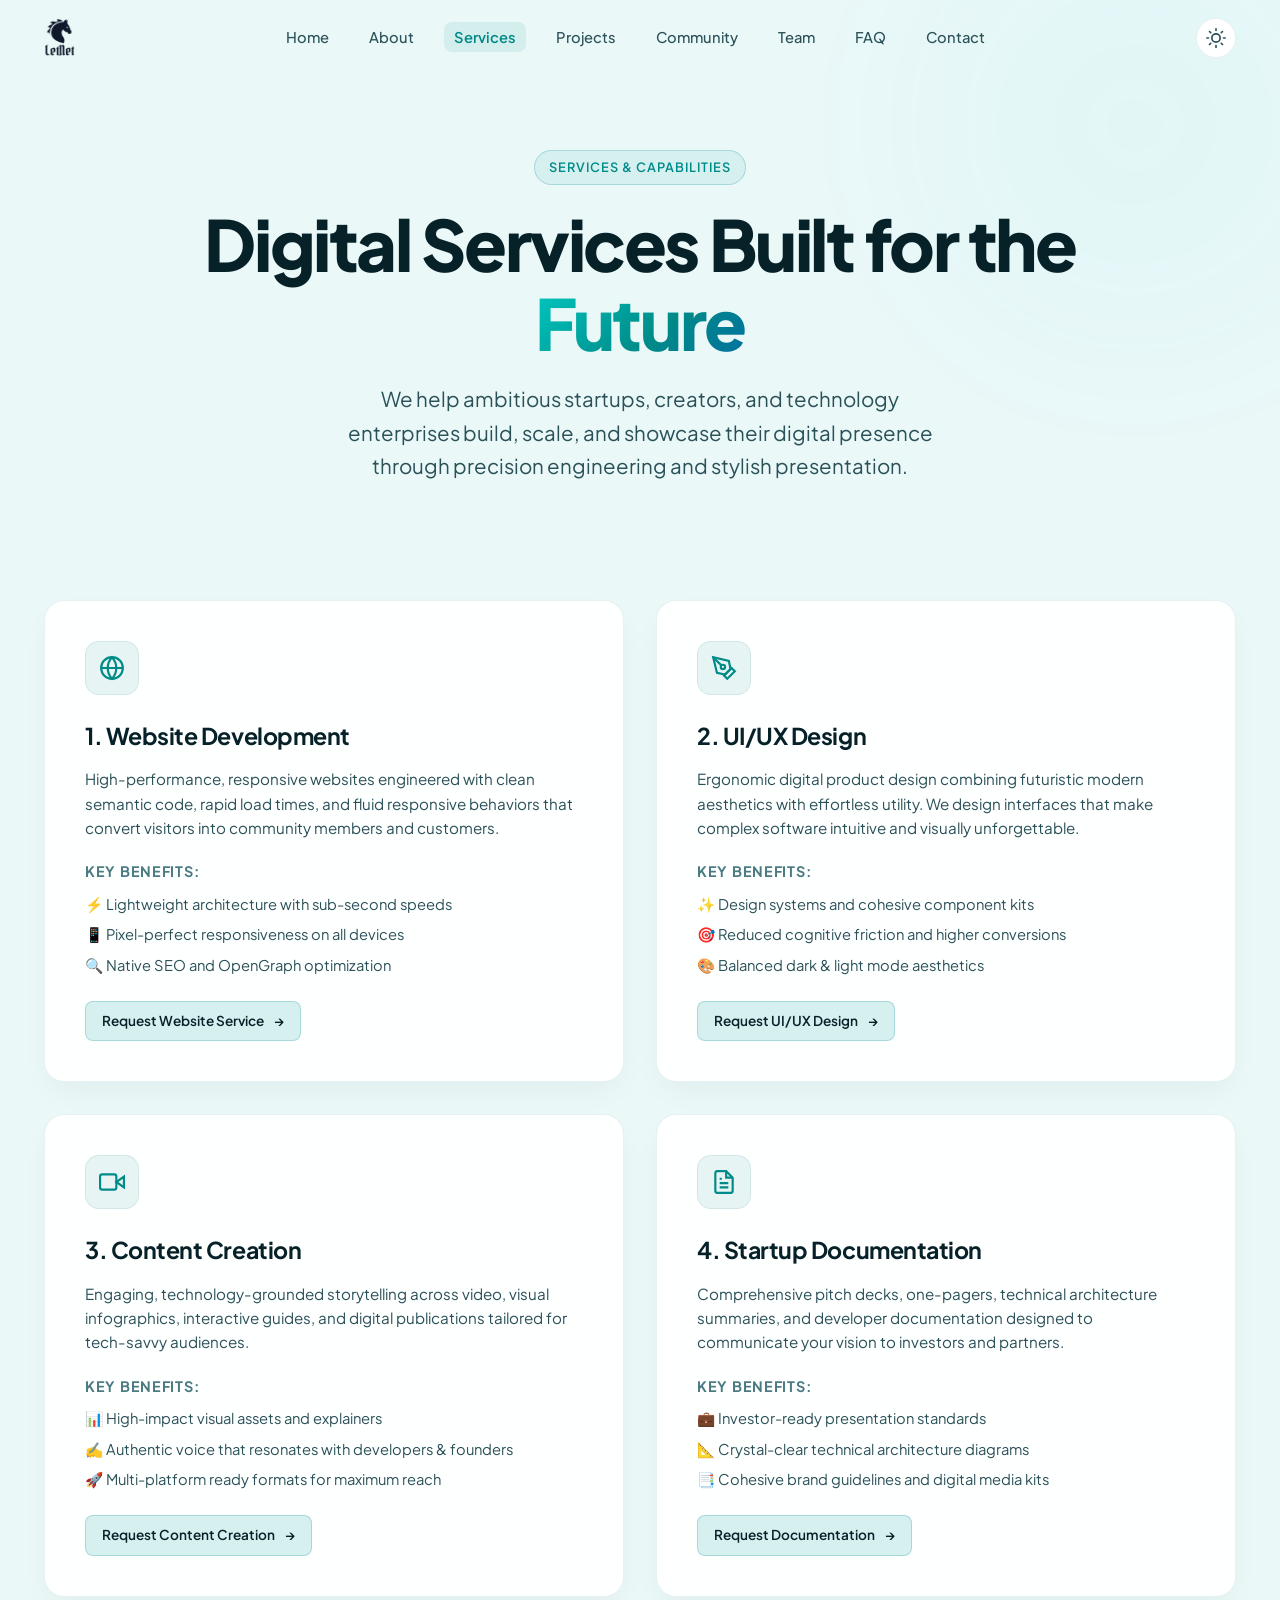
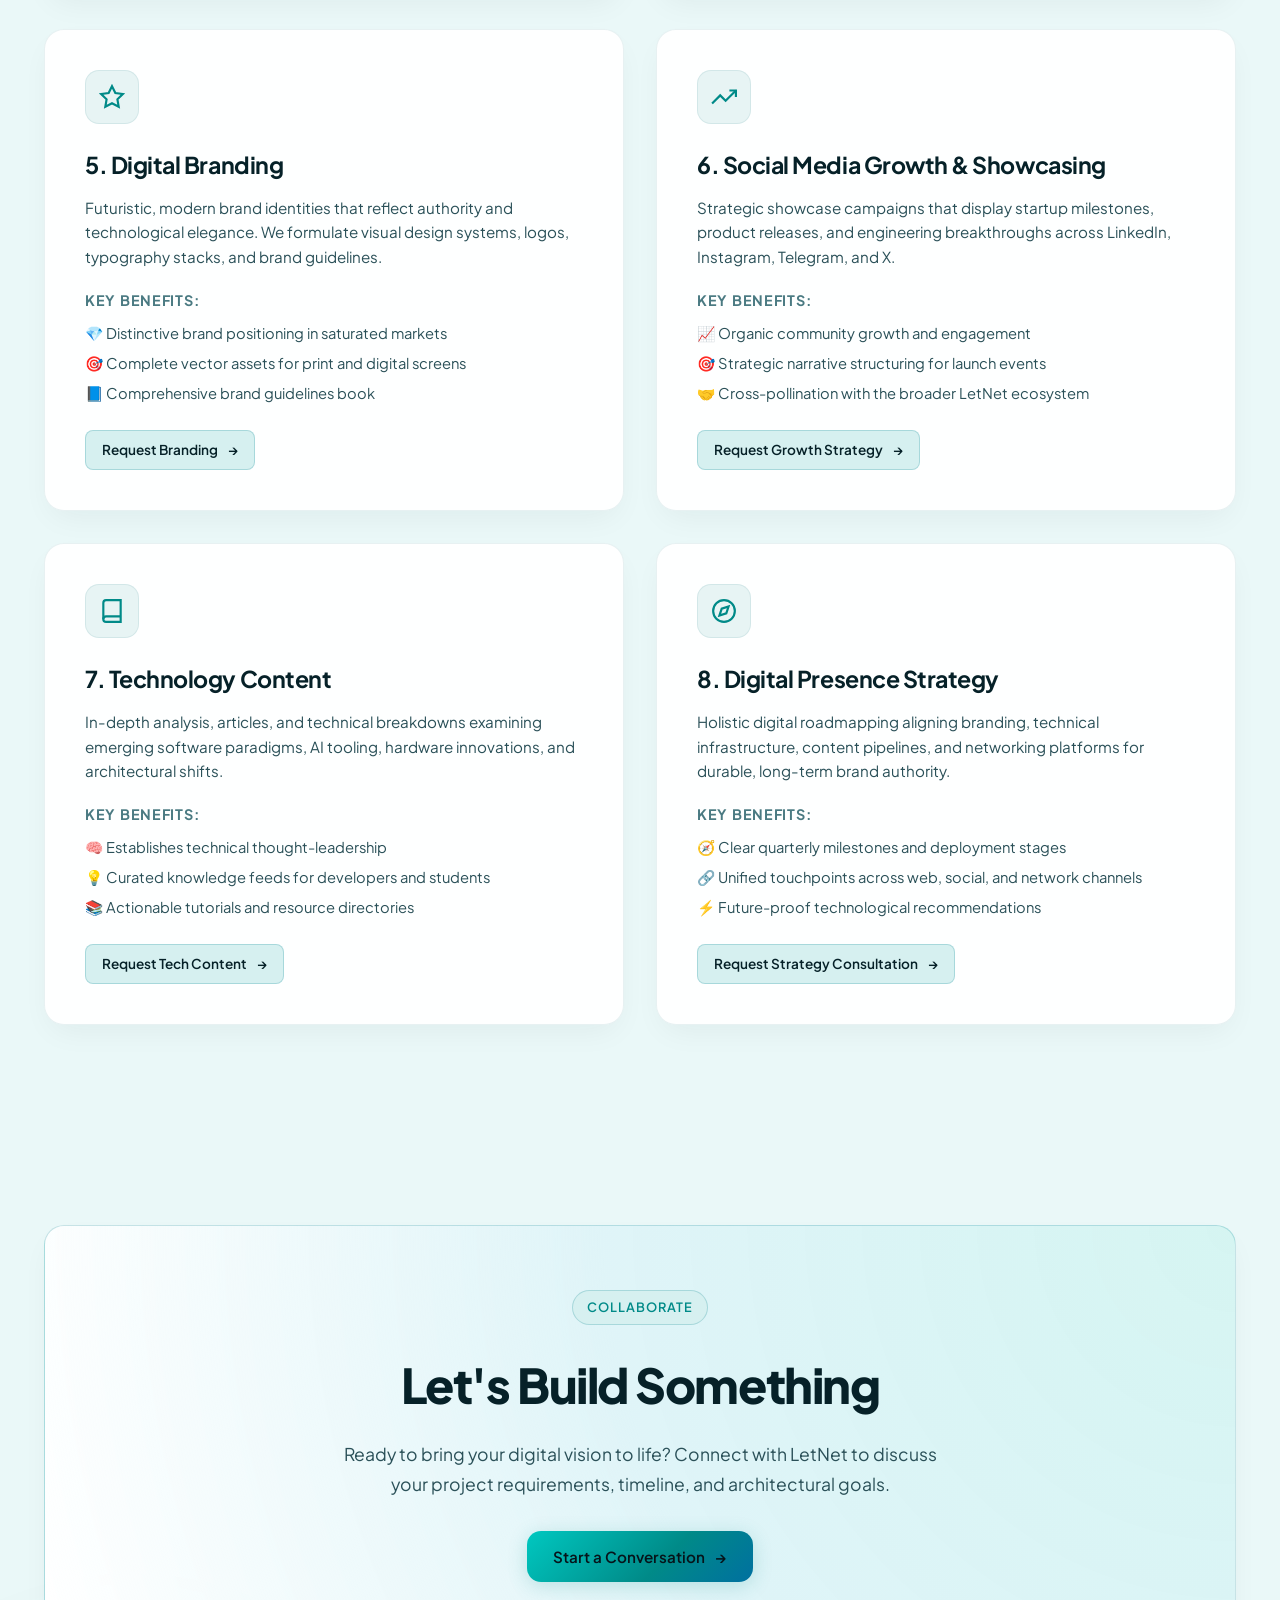
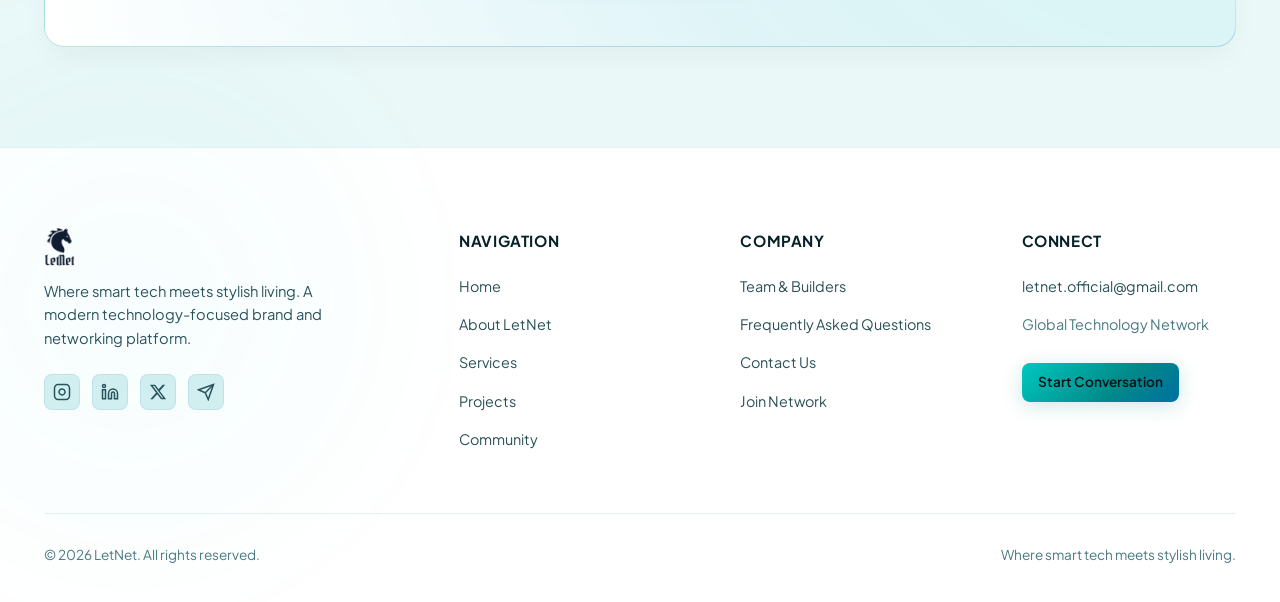
<file: services.html>
<!DOCTYPE html>
<html lang="en" data-theme="dark">
<head>
  <meta charset="UTF-8">
  <meta name="viewport" content="width=device-width, initial-scale=1.0">
  <title>Services — LetNet | Digital Services Built for the Future</title>
  <meta name="description" content="Explore LetNet's suite of digital services: Web Development, UI/UX Design, Startup Documentation, Digital Branding, Content Creation, and Growth Strategy.">
  
  <meta property="og:type" content="website">
  <meta property="og:title" content="Services — LetNet | Digital Services Built for the Future">
  <meta property="og:description" content="End-to-end digital craftsmanship for ambitious startups and modern businesses.">
  <meta property="og:image" content="assets/logo/letnet-logo-white.png">

  <link rel="icon" type="image/png" href="assets/logo/favicon.png">
  <link rel="preconnect" href="https://fonts.googleapis.com">
  <link rel="preconnect" href="https://fonts.gstatic.com" crossorigin>
  <link href="https://fonts.googleapis.com/css2?family=Plus+Jakarta+Sans:wght@400;500;600;700;800&display=swap" rel="stylesheet">
  <link rel="stylesheet" href="css/style.css">
  <link rel="stylesheet" href="css/responsive.css">
</head>
<body>

  <!-- PRELOADER -->
  <div id="preloader" aria-hidden="true">
    <div class="preloader-emblem">
      <div class="preloader-ring"></div>
      <img src="assets/logo/letnet-symbol-white.png" alt="LetNet" class="logo-dark">
      <img src="assets/logo/letnet-symbol-dark.png" alt="LetNet" class="logo-light">
    </div>
    <div class="preloader-text">LETNET</div>
  </div>

  <div class="ambient-glow glow-top-right"></div>
  <div class="ambient-glow glow-bottom-left"></div>

  <!-- NAVIGATION -->
  <header class="site-header">
    <div class="container header-container">
      <a href="index.html" class="brand-link" aria-label="LetNet Home">
        <img src="assets/logo/letnet-logo-white.png" alt="LetNet Logo" class="brand-logo-img logo-dark">
        <img src="assets/logo/letnet-logo-dark.png" alt="LetNet Logo" class="brand-logo-img logo-light">
      </a>

      <nav class="nav-desktop" aria-label="Main Navigation">
        <ul class="nav-links">
          <li><a href="index.html" class="nav-link">Home</a></li>
          <li><a href="about.html" class="nav-link">About</a></li>
          <li><a href="services.html" class="nav-link active">Services</a></li>
          <li><a href="projects.html" class="nav-link">Projects</a></li>
          <li><a href="community.html" class="nav-link">Community</a></li>
          <li><a href="team.html" class="nav-link">Team</a></li>
          <li><a href="faq.html" class="nav-link">FAQ</a></li>
          <li><a href="contact.html" class="nav-link">Contact</a></li>
          <li class="mobile-nav-socials">
            <a href="https://www.instagram.com/letnet._?stkn=ZDNlZDc0MzIxNw==" target="_blank" rel="noopener noreferrer" class="footer-social-btn" data-social="instagram" aria-label="Visit LetNet on Instagram (opens in new tab)">
              <svg width="18" height="18" viewBox="0 0 24 24" fill="none" stroke="currentColor" stroke-width="2"><rect x="2" y="2" width="20" height="20" rx="5" ry="5"></rect><path d="M16 11.37A4 4 0 1 1 12.63 8 4 4 0 0 1 16 11.37z"></path><line x1="17.5" y1="6.5" x2="17.51" y2="6.5"></line></svg>
            </a>
            <a href="https://www.linkedin.com/company/letnet/" target="_blank" rel="noopener noreferrer" class="footer-social-btn" data-social="linkedin" aria-label="Visit LetNet on LinkedIn (opens in new tab)">
              <svg width="18" height="18" viewBox="0 0 24 24" fill="none" stroke="currentColor" stroke-width="2"><path d="M16 8a6 6 0 0 1 6 6v7h-4v-7a2 2 0 0 0-2-2 2 2 0 0 0-2 2v7h-4v-7a6 6 0 0 1 6-6z"></path><rect x="2" y="9" width="4" height="12"></rect><circle cx="4" cy="4" r="2"></circle></svg>
            </a>
            <a href="https://x.com/prajwa7s" target="_blank" rel="noopener noreferrer" class="footer-social-btn" data-social="x" aria-label="Visit LetNet on X (opens in new tab)">
              <svg width="18" height="18" viewBox="0 0 24 24" fill="currentColor"><path d="M18.244 2.25h3.308l-7.227 8.26 8.502 11.24H16.17l-5.214-6.817L4.99 21.75H1.68l7.73-8.835L1.254 2.25H8.08l4.713 6.231zm-1.161 17.52h1.833L7.084 4.126H5.117z"/></svg>
            </a>
            <a href="https://t.me/+8_AASg77ezoyMjU1" target="_blank" rel="noopener noreferrer" class="footer-social-btn" data-social="telegram" aria-label="Visit LetNet on Telegram (opens in new tab)">
              <svg width="18" height="18" viewBox="0 0 24 24" fill="none" stroke="currentColor" stroke-width="2"><line x1="22" y1="2" x2="11" y2="13"></line><polygon points="22 2 15 22 11 13 2 9 22 2"></polygon></svg>
            </a>
          </li>
        </ul>
      </nav>

      <div class="nav-actions">
        <button class="theme-toggle" aria-label="Toggle dark/light mode">
          <svg class="icon-sun" width="20" height="20" viewBox="0 0 24 24" fill="none" stroke="currentColor" stroke-width="2" stroke-linecap="round" stroke-linejoin="round">
            <circle cx="12" cy="12" r="5"></circle><line x1="12" y1="1" x2="12" y2="3"></line><line x1="12" y1="21" x2="12" y2="23"></line><line x1="4.22" y1="4.22" x2="5.64" y2="5.64"></line><line x1="18.36" y1="18.36" x2="19.78" y2="19.78"></line><line x1="1" y1="12" x2="3" y2="12"></line><line x1="21" y1="12" x2="23" y2="12"></line><line x1="4.22" y1="19.78" x2="5.64" y2="18.36"></line><line x1="18.36" y1="5.64" x2="19.78" y2="4.22"></line>
          </svg>
          <svg class="icon-moon" width="20" height="20" viewBox="0 0 24 24" fill="none" stroke="currentColor" stroke-width="2" stroke-linecap="round" stroke-linejoin="round">
            <path d="M21 12.79A9 9 0 1 1 11.21 3 7 7 0 0 0 21 12.79z"></path>
          </svg>
        </button>
        <button class="mobile-menu-toggle" aria-label="Open Navigation Menu" aria-expanded="false">
          <div class="hamburger-line"></div>
        </button>
      </div>
    </div>
  </header>

  <main id="main-content">
    <!-- HERO -->
    <section class="section section-inner-page-hero">
      <div class="container container-narrow">
        <div class="badge-pill">Services & Capabilities</div>
        <h1 class="hero-title" style="margin-bottom: 20px;">
          Digital Services Built for the <span class="gradient-text">Future</span>
        </h1>
        <p class="hero-subtitle" style="margin-inline: auto;">
          We help ambitious startups, creators, and technology enterprises build, scale, and showcase their digital presence through precision engineering and stylish presentation.
        </p>
      </div>
    </section>

    <!-- DETAILED SERVICES GRID (8 VERTICALS) -->
    <section class="section" style="padding-top: 10px;">
      <div class="container">
        <div class="card-grid-2">

          <!-- 1. Website Development -->
          <article id="web" class="service-card" style="padding: 40px;">
            <div class="card-icon-wrapper">
              <svg width="26" height="26" viewBox="0 0 24 24" fill="none" stroke="currentColor" stroke-width="2"><circle cx="12" cy="12" r="10"></circle><line x1="2" y1="12" x2="22" y2="12"></line><path d="M12 2a15.3 15.3 0 0 1 4 10 15.3 15.3 0 0 1-4 10 15.3 15.3 0 0 1-4-10 15.3 15.3 0 0 1 4-10z"></path></svg>
            </div>
            <h3 class="service-card-title" style="font-size: 1.45rem;">1. Website Development</h3>
            <p class="service-card-desc">
              High-performance, responsive websites engineered with clean semantic code, rapid load times, and fluid responsive behaviors that convert visitors into community members and customers.
            </p>
            <div style="margin-bottom: 24px;">
              <h4 style="font-size: 0.9rem; text-transform: uppercase; letter-spacing: 0.05em; color: var(--text-muted); margin-bottom: 8px;">Key Benefits:</h4>
              <ul style="list-style: none; display: flex; flex-direction: column; gap: 6px; font-size: 0.92rem; color: var(--text-secondary);">
                <li>⚡ Lightweight architecture with sub-second speeds</li>
                <li>📱 Pixel-perfect responsiveness on all devices</li>
                <li>🔍 Native SEO and OpenGraph optimization</li>
              </ul>
            </div>
            <a href="contact.html?service=website" class="btn btn-secondary btn-sm" style="align-self: flex-start;">
              <span>Request Website Service</span> &rarr;
            </a>
          </article>

          <!-- 2. UI/UX Design -->
          <article id="uiux" class="service-card" style="padding: 40px;">
            <div class="card-icon-wrapper">
              <svg width="26" height="26" viewBox="0 0 24 24" fill="none" stroke="currentColor" stroke-width="2"><path d="M12 19l7-7 3 3-7 7-3-3z"></path><path d="M18 13l-1.5-7.5L2 2l3.5 14.5L13 18l5-5z"></path><path d="M2 2l7.586 7.586"></path><circle cx="11" cy="11" r="2"></circle></svg>
            </div>
            <h3 class="service-card-title" style="font-size: 1.45rem;">2. UI/UX Design</h3>
            <p class="service-card-desc">
              Ergonomic digital product design combining futuristic modern aesthetics with effortless utility. We design interfaces that make complex software intuitive and visually unforgettable.
            </p>
            <div style="margin-bottom: 24px;">
              <h4 style="font-size: 0.9rem; text-transform: uppercase; letter-spacing: 0.05em; color: var(--text-muted); margin-bottom: 8px;">Key Benefits:</h4>
              <ul style="list-style: none; display: flex; flex-direction: column; gap: 6px; font-size: 0.92rem; color: var(--text-secondary);">
                <li>✨ Design systems and cohesive component kits</li>
                <li>🎯 Reduced cognitive friction and higher conversions</li>
                <li>🎨 Balanced dark & light mode aesthetics</li>
              </ul>
            </div>
            <a href="contact.html?service=uiux" class="btn btn-secondary btn-sm" style="align-self: flex-start;">
              <span>Request UI/UX Design</span> &rarr;
            </a>
          </article>

          <!-- 3. Content Creation -->
          <article id="content" class="service-card" style="padding: 40px;">
            <div class="card-icon-wrapper">
              <svg width="26" height="26" viewBox="0 0 24 24" fill="none" stroke="currentColor" stroke-width="2"><polygon points="23 7 16 12 23 17 23 7"></polygon><rect x="1" y="5" width="15" height="14" rx="2" ry="2"></rect></svg>
            </div>
            <h3 class="service-card-title" style="font-size: 1.45rem;">3. Content Creation</h3>
            <p class="service-card-desc">
              Engaging, technology-grounded storytelling across video, visual infographics, interactive guides, and digital publications tailored for tech-savvy audiences.
            </p>
            <div style="margin-bottom: 24px;">
              <h4 style="font-size: 0.9rem; text-transform: uppercase; letter-spacing: 0.05em; color: var(--text-muted); margin-bottom: 8px;">Key Benefits:</h4>
              <ul style="list-style: none; display: flex; flex-direction: column; gap: 6px; font-size: 0.92rem; color: var(--text-secondary);">
                <li>📊 High-impact visual assets and explainers</li>
                <li>✍️ Authentic voice that resonates with developers & founders</li>
                <li>🚀 Multi-platform ready formats for maximum reach</li>
              </ul>
            </div>
            <a href="contact.html?service=content" class="btn btn-secondary btn-sm" style="align-self: flex-start;">
              <span>Request Content Creation</span> &rarr;
            </a>
          </article>

          <!-- 4. Startup Documentation -->
          <article id="docs" class="service-card" style="padding: 40px;">
            <div class="card-icon-wrapper">
              <svg width="26" height="26" viewBox="0 0 24 24" fill="none" stroke="currentColor" stroke-width="2"><path d="M14 2H6a2 2 0 0 0-2 2v16a2 2 0 0 0 2 2h12a2 2 0 0 0 2-2V8z"></path><polyline points="14 2 14 8 20 8"></polyline><line x1="16" y1="13" x2="8" y2="13"></line><line x1="16" y1="17" x2="8" y2="17"></line><polyline points="10 9 9 9 8 9"></polyline></svg>
            </div>
            <h3 class="service-card-title" style="font-size: 1.45rem;">4. Startup Documentation</h3>
            <p class="service-card-desc">
              Comprehensive pitch decks, one-pagers, technical architecture summaries, and developer documentation designed to communicate your vision to investors and partners.
            </p>
            <div style="margin-bottom: 24px;">
              <h4 style="font-size: 0.9rem; text-transform: uppercase; letter-spacing: 0.05em; color: var(--text-muted); margin-bottom: 8px;">Key Benefits:</h4>
              <ul style="list-style: none; display: flex; flex-direction: column; gap: 6px; font-size: 0.92rem; color: var(--text-secondary);">
                <li>💼 Investor-ready presentation standards</li>
                <li>📐 Crystal-clear technical architecture diagrams</li>
                <li>📑 Cohesive brand guidelines and digital media kits</li>
              </ul>
            </div>
            <a href="contact.html?service=documentation" class="btn btn-secondary btn-sm" style="align-self: flex-start;">
              <span>Request Documentation</span> &rarr;
            </a>
          </article>

          <!-- 5. Digital Branding -->
          <article id="branding" class="service-card" style="padding: 40px;">
            <div class="card-icon-wrapper">
              <svg width="26" height="26" viewBox="0 0 24 24" fill="none" stroke="currentColor" stroke-width="2"><polygon points="12 2 15.09 8.26 22 9.27 17 14.14 18.18 21.02 12 17.77 5.82 21.02 7 14.14 2 9.27 8.91 8.26 12 2"></polygon></svg>
            </div>
            <h3 class="service-card-title" style="font-size: 1.45rem;">5. Digital Branding</h3>
            <p class="service-card-desc">
              Futuristic, modern brand identities that reflect authority and technological elegance. We formulate visual design systems, logos, typography stacks, and brand guidelines.
            </p>
            <div style="margin-bottom: 24px;">
              <h4 style="font-size: 0.9rem; text-transform: uppercase; letter-spacing: 0.05em; color: var(--text-muted); margin-bottom: 8px;">Key Benefits:</h4>
              <ul style="list-style: none; display: flex; flex-direction: column; gap: 6px; font-size: 0.92rem; color: var(--text-secondary);">
                <li>💎 Distinctive brand positioning in saturated markets</li>
                <li>🎯 Complete vector assets for print and digital screens</li>
                <li>📘 Comprehensive brand guidelines book</li>
              </ul>
            </div>
            <a href="contact.html?service=branding" class="btn btn-secondary btn-sm" style="align-self: flex-start;">
              <span>Request Branding</span> &rarr;
            </a>
          </article>

          <!-- 6. Social Media Growth & Showcasing -->
          <article id="growth" class="service-card" style="padding: 40px;">
            <div class="card-icon-wrapper">
              <svg width="26" height="26" viewBox="0 0 24 24" fill="none" stroke="currentColor" stroke-width="2"><polyline points="23 6 13.5 15.5 8.5 10.5 1 18"></polyline><polyline points="17 6 23 6 23 12"></polyline></svg>
            </div>
            <h3 class="service-card-title" style="font-size: 1.45rem;">6. Social Media Growth & Showcasing</h3>
            <p class="service-card-desc">
              Strategic showcase campaigns that display startup milestones, product releases, and engineering breakthroughs across LinkedIn, Instagram, Telegram, and X.
            </p>
            <div style="margin-bottom: 24px;">
              <h4 style="font-size: 0.9rem; text-transform: uppercase; letter-spacing: 0.05em; color: var(--text-muted); margin-bottom: 8px;">Key Benefits:</h4>
              <ul style="list-style: none; display: flex; flex-direction: column; gap: 6px; font-size: 0.92rem; color: var(--text-secondary);">
                <li>📈 Organic community growth and engagement</li>
                <li>🎯 Strategic narrative structuring for launch events</li>
                <li>🤝 Cross-pollination with the broader LetNet ecosystem</li>
              </ul>
            </div>
            <a href="contact.html?service=growth" class="btn btn-secondary btn-sm" style="align-self: flex-start;">
              <span>Request Growth Strategy</span> &rarr;
            </a>
          </article>

          <!-- 7. Technology Content -->
          <article id="tech-content" class="service-card" style="padding: 40px;">
            <div class="card-icon-wrapper">
              <svg width="26" height="26" viewBox="0 0 24 24" fill="none" stroke="currentColor" stroke-width="2"><path d="M4 19.5A2.5 2.5 0 0 1 6.5 17H20"></path><path d="M6.5 2H20v20H6.5A2.5 2.5 0 0 1 4 19.5v-15A2.5 2.5 0 0 1 6.5 2z"></path></svg>
            </div>
            <h3 class="service-card-title" style="font-size: 1.45rem;">7. Technology Content</h3>
            <p class="service-card-desc">
              In-depth analysis, articles, and technical breakdowns examining emerging software paradigms, AI tooling, hardware innovations, and architectural shifts.
            </p>
            <div style="margin-bottom: 24px;">
              <h4 style="font-size: 0.9rem; text-transform: uppercase; letter-spacing: 0.05em; color: var(--text-muted); margin-bottom: 8px;">Key Benefits:</h4>
              <ul style="list-style: none; display: flex; flex-direction: column; gap: 6px; font-size: 0.92rem; color: var(--text-secondary);">
                <li>🧠 Establishes technical thought-leadership</li>
                <li>💡 Curated knowledge feeds for developers and students</li>
                <li>📚 Actionable tutorials and resource directories</li>
              </ul>
            </div>
            <a href="contact.html?service=tech-content" class="btn btn-secondary btn-sm" style="align-self: flex-start;">
              <span>Request Tech Content</span> &rarr;
            </a>
          </article>

          <!-- 8. Digital Presence Strategy -->
          <article id="strategy" class="service-card" style="padding: 40px;">
            <div class="card-icon-wrapper">
              <svg width="26" height="26" viewBox="0 0 24 24" fill="none" stroke="currentColor" stroke-width="2"><circle cx="12" cy="12" r="10"></circle><polygon points="16.24 7.76 14.12 14.12 7.76 16.24 9.88 9.88 16.24 7.76"></polygon></svg>
            </div>
            <h3 class="service-card-title" style="font-size: 1.45rem;">8. Digital Presence Strategy</h3>
            <p class="service-card-desc">
              Holistic digital roadmapping aligning branding, technical infrastructure, content pipelines, and networking platforms for durable, long-term brand authority.
            </p>
            <div style="margin-bottom: 24px;">
              <h4 style="font-size: 0.9rem; text-transform: uppercase; letter-spacing: 0.05em; color: var(--text-muted); margin-bottom: 8px;">Key Benefits:</h4>
              <ul style="list-style: none; display: flex; flex-direction: column; gap: 6px; font-size: 0.92rem; color: var(--text-secondary);">
                <li>🧭 Clear quarterly milestones and deployment stages</li>
                <li>🔗 Unified touchpoints across web, social, and network channels</li>
                <li>⚡ Future-proof technological recommendations</li>
              </ul>
            </div>
            <a href="contact.html?service=strategy" class="btn btn-secondary btn-sm" style="align-self: flex-start;">
              <span>Request Strategy Consultation</span> &rarr;
            </a>
          </article>

        </div>
      </div>
    </section>

    <!-- CALL TO ACTION -->
    <section class="section">
      <div class="container">
        <div class="cta-banner">
          <div class="badge-pill">Collaborate</div>
          <h2>Let's Build Something</h2>
          <p>
            Ready to bring your digital vision to life? Connect with LetNet to discuss your project requirements, timeline, and architectural goals.
          </p>
          <a href="contact.html" class="btn btn-primary">
            <span>Start a Conversation</span>
            &rarr;
          </a>
        </div>
      </div>
    </section>
  </main>

  <!-- FOOTER -->
  <footer class="site-footer">
    <div class="container">
      <div class="footer-grid">
        <div class="footer-brand">
          <a href="index.html" class="brand-link">
            <img src="assets/logo/letnet-logo-white.png" alt="LetNet Logo" class="brand-logo-img logo-dark">
            <img src="assets/logo/letnet-logo-dark.png" alt="LetNet Logo" class="brand-logo-img logo-light">
          </a>
          <p>Where smart tech meets stylish living. A modern technology-focused brand and networking platform.</p>
                    <div class="footer-socials">
            <a href="https://www.instagram.com/letnet._?stkn=ZDNlZDc0MzIxNw==" target="_blank" rel="noopener noreferrer" class="footer-social-btn" data-social="instagram" aria-label="Visit LetNet on Instagram (opens in new tab)">
              <svg width="18" height="18" viewBox="0 0 24 24" fill="none" stroke="currentColor" stroke-width="2"><rect x="2" y="2" width="20" height="20" rx="5" ry="5"></rect><path d="M16 11.37A4 4 0 1 1 12.63 8 4 4 0 0 1 16 11.37z"></path><line x1="17.5" y1="6.5" x2="17.51" y2="6.5"></line></svg>
            </a>
            <a href="https://www.linkedin.com/company/letnet/" target="_blank" rel="noopener noreferrer" class="footer-social-btn" data-social="linkedin" aria-label="Visit LetNet on LinkedIn (opens in new tab)">
              <svg width="18" height="18" viewBox="0 0 24 24" fill="none" stroke="currentColor" stroke-width="2"><path d="M16 8a6 6 0 0 1 6 6v7h-4v-7a2 2 0 0 0-2-2 2 2 0 0 0-2 2v7h-4v-7a6 6 0 0 1 6-6z"></path><rect x="2" y="9" width="4" height="12"></rect><circle cx="4" cy="4" r="2"></circle></svg>
            </a>
            <a href="https://x.com/prajwa7s" target="_blank" rel="noopener noreferrer" class="footer-social-btn" data-social="x" aria-label="Visit LetNet on X (opens in new tab)">
              <svg width="18" height="18" viewBox="0 0 24 24" fill="currentColor"><path d="M18.244 2.25h3.308l-7.227 8.26 8.502 11.24H16.17l-5.214-6.817L4.99 21.75H1.68l7.73-8.835L1.254 2.25H8.08l4.713 6.231zm-1.161 17.52h1.833L7.084 4.126H5.117z"/></svg>
            </a>
            <a href="https://t.me/+8_AASg77ezoyMjU1" target="_blank" rel="noopener noreferrer" class="footer-social-btn" data-social="telegram" aria-label="Visit LetNet on Telegram (opens in new tab)">
              <svg width="18" height="18" viewBox="0 0 24 24" fill="none" stroke="currentColor" stroke-width="2"><line x1="22" y1="2" x2="11" y2="13"></line><polygon points="22 2 15 22 11 13 2 9 22 2"></polygon></svg>
            </a>
          </div>
        </div>
        <div class="footer-col">
          <h4>Navigation</h4>
          <ul class="footer-links">
            <li><a href="index.html" class="footer-link">Home</a></li>
            <li><a href="about.html" class="footer-link">About LetNet</a></li>
            <li><a href="services.html" class="footer-link">Services</a></li>
            <li><a href="projects.html" class="footer-link">Projects</a></li>
            <li><a href="community.html" class="footer-link">Community</a></li>
          </ul>
        </div>
        <div class="footer-col">
          <h4>Company</h4>
          <ul class="footer-links">
            <li><a href="team.html" class="footer-link">Team & Builders</a></li>
            <li><a href="faq.html" class="footer-link">Frequently Asked Questions</a></li>
            <li><a href="contact.html" class="footer-link">Contact Us</a></li>
            <li><a href="community.html" class="footer-link">Join Network</a></li>
          </ul>
        </div>
        <div class="footer-col">
          <h4>Connect</h4>
          <ul class="footer-links">
            <li><a href="mailto:letnet.official@gmail.com" class="footer-link" data-contact-email>letnet.official@gmail.com</a></li>
            <li><span class="footer-link" style="color: var(--text-muted);">Global Technology Network</span></li>
            <li style="margin-top: 14px;"><a href="contact.html" class="btn btn-sm btn-primary">Start Conversation</a></li>
          </ul>
        </div>
      </div>
      <div class="footer-bottom">
        <p>&copy; <span data-current-year>2026</span> LetNet. All rights reserved.</p>
        <p>Where smart tech meets stylish living.</p>
      </div>
    </div>
  </footer>

  <button id="back-to-top" aria-label="Back to top">
    <svg width="20" height="20" viewBox="0 0 24 24" fill="none" stroke="currentColor" stroke-width="2.5" stroke-linecap="round" stroke-linejoin="round"><polyline points="18 15 12 9 6 15"></polyline></svg>
  </button>

  <script src="js/config.js"></script>
  <script src="js/main.js"></script>
</body>
</html>
</file>
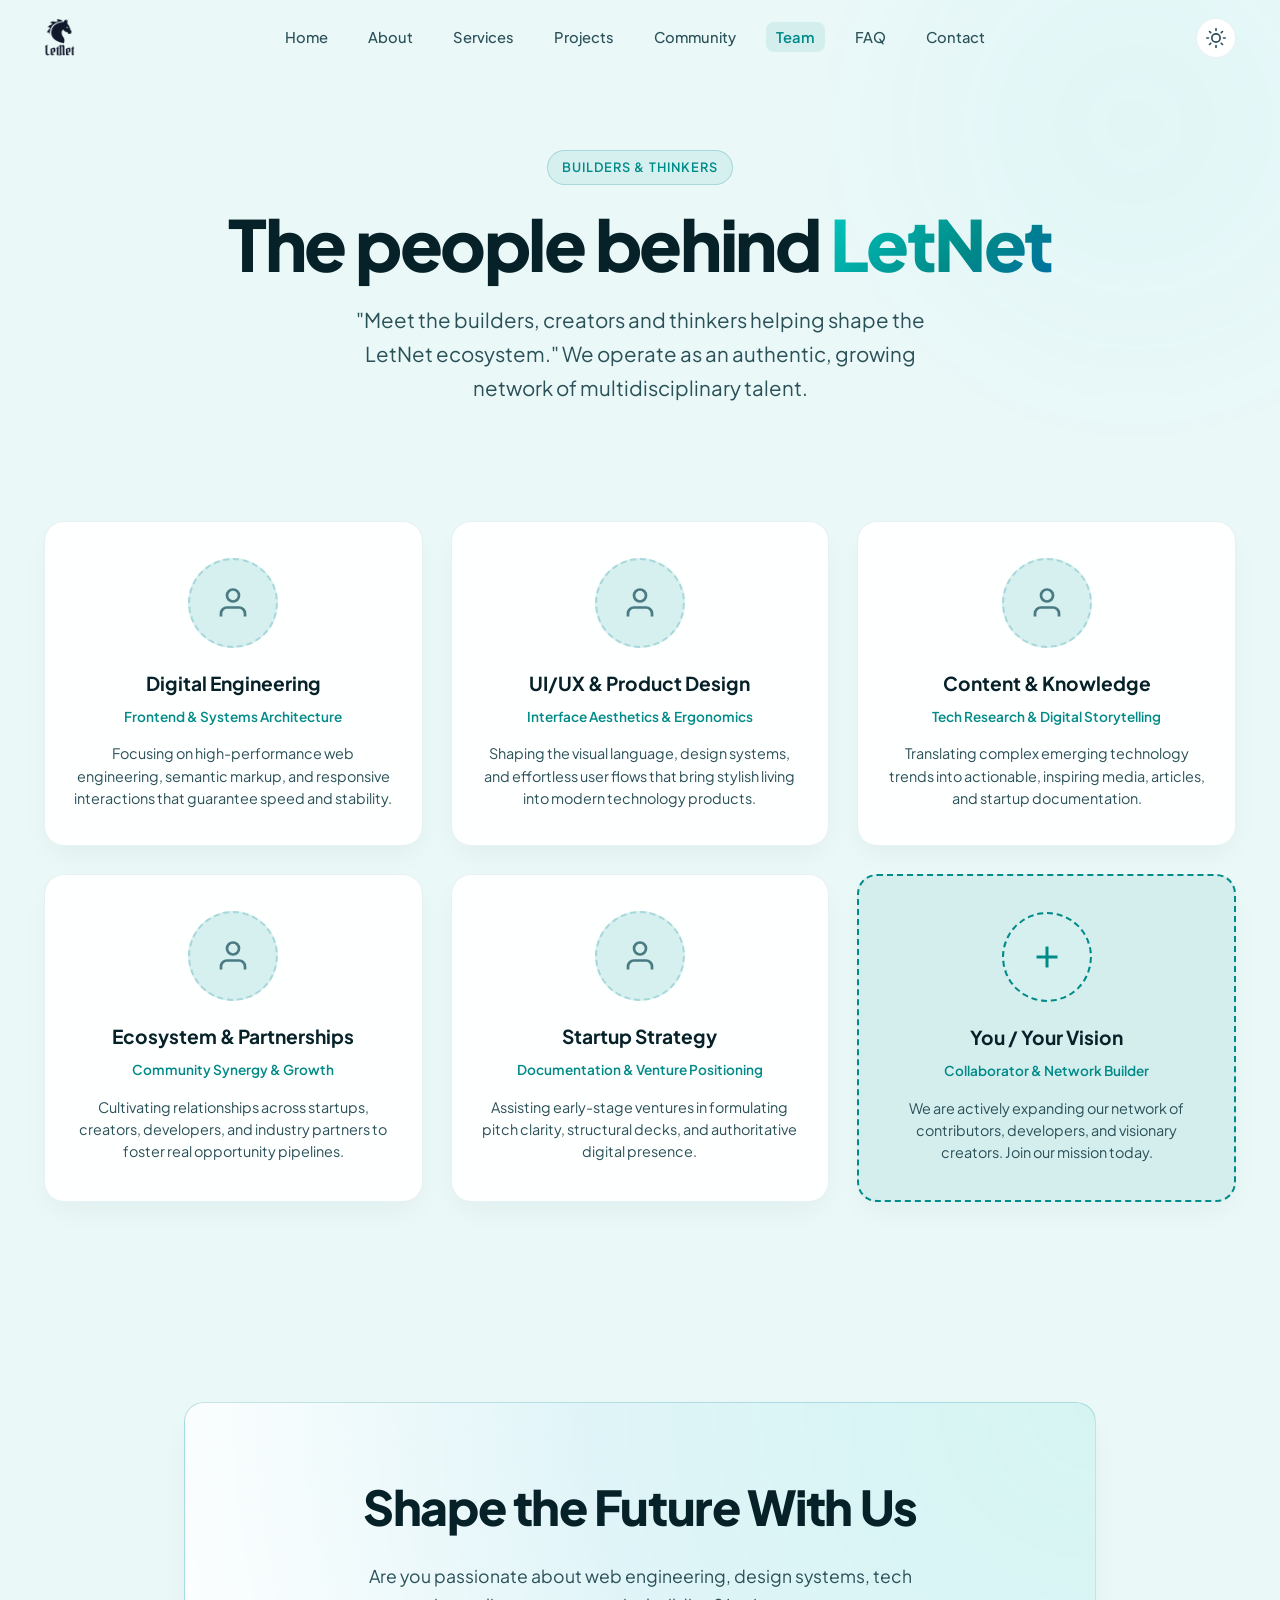
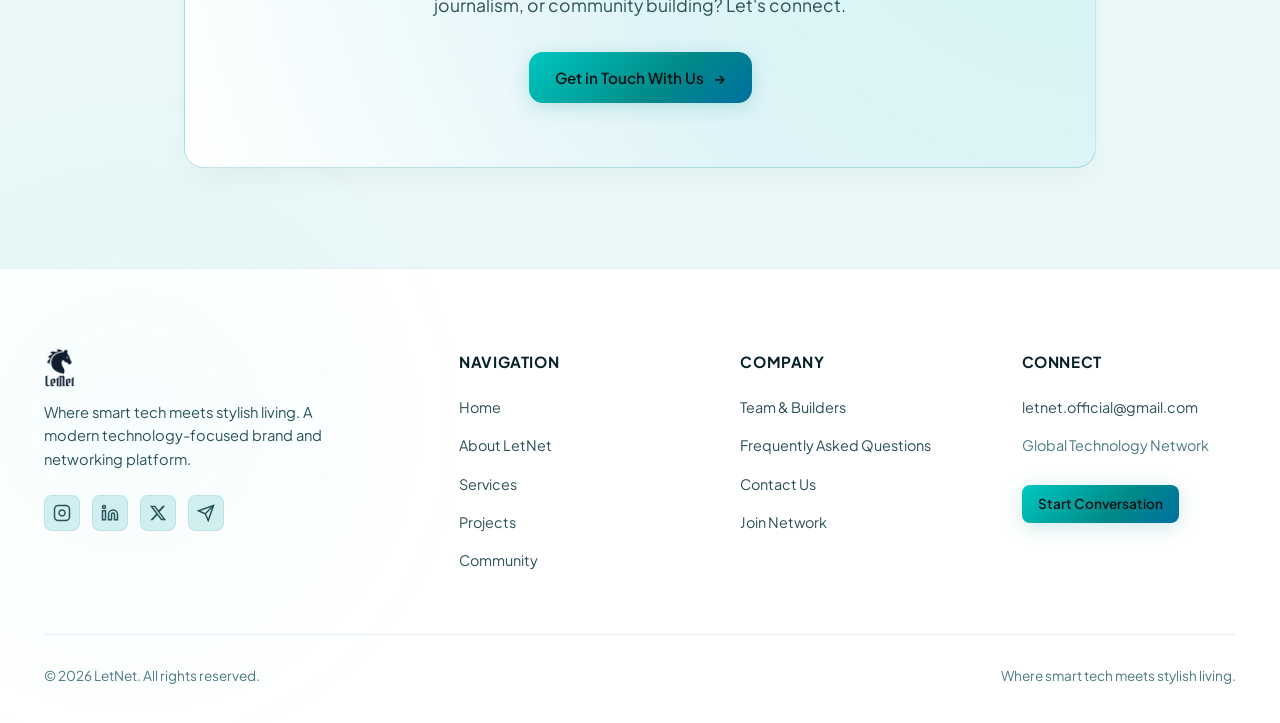
<file: team.html>
<!DOCTYPE html>
<html lang="en" data-theme="dark">
<head>
  <meta charset="UTF-8">
  <meta name="viewport" content="width=device-width, initial-scale=1.0">
  <title>Team & Builders — LetNet | The People Behind LetNet</title>
  <meta name="description" content="Meet the builders, creators, and thinkers helping shape the LetNet ecosystem. Transparent, modular contributor framework.">
  
  <meta property="og:type" content="website">
  <meta property="og:title" content="Team & Builders — LetNet | The People Behind LetNet">
  <meta property="og:description" content="Meet the builders, creators and thinkers helping shape the LetNet ecosystem.">
  <meta property="og:image" content="assets/logo/letnet-logo-white.png">

  <link rel="icon" type="image/png" href="assets/logo/favicon.png">
  <link rel="preconnect" href="https://fonts.googleapis.com">
  <link rel="preconnect" href="https://fonts.gstatic.com" crossorigin>
  <link href="https://fonts.googleapis.com/css2?family=Plus+Jakarta+Sans:wght@400;500;600;700;800&display=swap" rel="stylesheet">
  <link rel="stylesheet" href="css/style.css">
  <link rel="stylesheet" href="css/responsive.css">
</head>
<body>

  <!-- PRELOADER -->
  <div id="preloader" aria-hidden="true">
    <div class="preloader-emblem">
      <div class="preloader-ring"></div>
      <img src="assets/logo/letnet-symbol-white.png" alt="LetNet" class="logo-dark">
      <img src="assets/logo/letnet-symbol-dark.png" alt="LetNet" class="logo-light">
    </div>
    <div class="preloader-text">LETNET</div>
  </div>

  <div class="ambient-glow glow-top-right"></div>
  <div class="ambient-glow glow-bottom-left"></div>

  <!-- NAVIGATION -->
  <header class="site-header">
    <div class="container header-container">
      <a href="index.html" class="brand-link" aria-label="LetNet Home">
        <img src="assets/logo/letnet-logo-white.png" alt="LetNet Logo" class="brand-logo-img logo-dark">
        <img src="assets/logo/letnet-logo-dark.png" alt="LetNet Logo" class="brand-logo-img logo-light">
      </a>

      <nav class="nav-desktop" aria-label="Main Navigation">
        <ul class="nav-links">
          <li><a href="index.html" class="nav-link">Home</a></li>
          <li><a href="about.html" class="nav-link">About</a></li>
          <li><a href="services.html" class="nav-link">Services</a></li>
          <li><a href="projects.html" class="nav-link">Projects</a></li>
          <li><a href="community.html" class="nav-link">Community</a></li>
          <li><a href="team.html" class="nav-link active">Team</a></li>
          <li><a href="faq.html" class="nav-link">FAQ</a></li>
          <li><a href="contact.html" class="nav-link">Contact</a></li>
          <li class="mobile-nav-socials">
            <a href="https://www.instagram.com/letnet._?stkn=ZDNlZDc0MzIxNw==" target="_blank" rel="noopener noreferrer" class="footer-social-btn" data-social="instagram" aria-label="Visit LetNet on Instagram (opens in new tab)">
              <svg width="18" height="18" viewBox="0 0 24 24" fill="none" stroke="currentColor" stroke-width="2"><rect x="2" y="2" width="20" height="20" rx="5" ry="5"></rect><path d="M16 11.37A4 4 0 1 1 12.63 8 4 4 0 0 1 16 11.37z"></path><line x1="17.5" y1="6.5" x2="17.51" y2="6.5"></line></svg>
            </a>
            <a href="https://www.linkedin.com/company/letnet/" target="_blank" rel="noopener noreferrer" class="footer-social-btn" data-social="linkedin" aria-label="Visit LetNet on LinkedIn (opens in new tab)">
              <svg width="18" height="18" viewBox="0 0 24 24" fill="none" stroke="currentColor" stroke-width="2"><path d="M16 8a6 6 0 0 1 6 6v7h-4v-7a2 2 0 0 0-2-2 2 2 0 0 0-2 2v7h-4v-7a6 6 0 0 1 6-6z"></path><rect x="2" y="9" width="4" height="12"></rect><circle cx="4" cy="4" r="2"></circle></svg>
            </a>
            <a href="https://x.com/prajwa7s" target="_blank" rel="noopener noreferrer" class="footer-social-btn" data-social="x" aria-label="Visit LetNet on X (opens in new tab)">
              <svg width="18" height="18" viewBox="0 0 24 24" fill="currentColor"><path d="M18.244 2.25h3.308l-7.227 8.26 8.502 11.24H16.17l-5.214-6.817L4.99 21.75H1.68l7.73-8.835L1.254 2.25H8.08l4.713 6.231zm-1.161 17.52h1.833L7.084 4.126H5.117z"/></svg>
            </a>
            <a href="https://t.me/+8_AASg77ezoyMjU1" target="_blank" rel="noopener noreferrer" class="footer-social-btn" data-social="telegram" aria-label="Visit LetNet on Telegram (opens in new tab)">
              <svg width="18" height="18" viewBox="0 0 24 24" fill="none" stroke="currentColor" stroke-width="2"><line x1="22" y1="2" x2="11" y2="13"></line><polygon points="22 2 15 22 11 13 2 9 22 2"></polygon></svg>
            </a>
          </li>
        </ul>
      </nav>

      <div class="nav-actions">
        <button class="theme-toggle" aria-label="Toggle dark/light mode">
          <svg class="icon-sun" width="20" height="20" viewBox="0 0 24 24" fill="none" stroke="currentColor" stroke-width="2" stroke-linecap="round" stroke-linejoin="round">
            <circle cx="12" cy="12" r="5"></circle><line x1="12" y1="1" x2="12" y2="3"></line><line x1="12" y1="21" x2="12" y2="23"></line><line x1="4.22" y1="4.22" x2="5.64" y2="5.64"></line><line x1="18.36" y1="18.36" x2="19.78" y2="19.78"></line><line x1="1" y1="12" x2="3" y2="12"></line><line x1="21" y1="12" x2="23" y2="12"></line><line x1="4.22" y1="19.78" x2="5.64" y2="18.36"></line><line x1="18.36" y1="5.64" x2="19.78" y2="4.22"></line>
          </svg>
          <svg class="icon-moon" width="20" height="20" viewBox="0 0 24 24" fill="none" stroke="currentColor" stroke-width="2" stroke-linecap="round" stroke-linejoin="round">
            <path d="M21 12.79A9 9 0 1 1 11.21 3 7 7 0 0 0 21 12.79z"></path>
          </svg>
        </button>
        <button class="mobile-menu-toggle" aria-label="Open Navigation Menu" aria-expanded="false">
          <div class="hamburger-line"></div>
        </button>
      </div>
    </div>
  </header>

  <main id="main-content">
    <!-- HERO -->
    <section class="section section-inner-page-hero">
      <div class="container container-narrow">
        <div class="badge-pill">Builders & Thinkers</div>
        <h1 class="hero-title" style="margin-bottom: 20px;">
          The people behind <span class="gradient-text">LetNet</span>
        </h1>
        <p class="hero-subtitle" style="margin-inline: auto;">
          "Meet the builders, creators and thinkers helping shape the LetNet ecosystem." We operate as an authentic, growing network of multidisciplinary talent.
        </p>
      </div>
    </section>

    <!-- TEAM / CONTRIBUTOR FRAMEWORK -->
    <section class="section" style="padding-top: 10px;">
      <div class="container">
        
        <div class="team-grid">

          <!-- Core Role 1 -->
          <div class="team-card">
            <div class="team-avatar-placeholder">
              <svg width="36" height="36" viewBox="0 0 24 24" fill="none" stroke="currentColor" stroke-width="1.8">
                <circle cx="12" cy="7" r="4"></circle>
                <path d="M20 21v-2a4 4 0 0 0-4-4H8a4 4 0 0 0-4 4v2"></path>
              </svg>
            </div>
            <h3>Digital Engineering</h3>
            <div class="team-role">Frontend & Systems Architecture</div>
            <p class="team-desc">
              Focusing on high-performance web engineering, semantic markup, and responsive interactions that guarantee speed and stability.
            </p>
          </div>

          <!-- Core Role 2 -->
          <div class="team-card">
            <div class="team-avatar-placeholder">
              <svg width="36" height="36" viewBox="0 0 24 24" fill="none" stroke="currentColor" stroke-width="1.8">
                <circle cx="12" cy="7" r="4"></circle>
                <path d="M20 21v-2a4 4 0 0 0-4-4H8a4 4 0 0 0-4 4v2"></path>
              </svg>
            </div>
            <h3>UI/UX & Product Design</h3>
            <div class="team-role">Interface Aesthetics & Ergonomics</div>
            <p class="team-desc">
              Shaping the visual language, design systems, and effortless user flows that bring stylish living into modern technology products.
            </p>
          </div>

          <!-- Core Role 3 -->
          <div class="team-card">
            <div class="team-avatar-placeholder">
              <svg width="36" height="36" viewBox="0 0 24 24" fill="none" stroke="currentColor" stroke-width="1.8">
                <circle cx="12" cy="7" r="4"></circle>
                <path d="M20 21v-2a4 4 0 0 0-4-4H8a4 4 0 0 0-4 4v2"></path>
              </svg>
            </div>
            <h3>Content & Knowledge</h3>
            <div class="team-role">Tech Research & Digital Storytelling</div>
            <p class="team-desc">
              Translating complex emerging technology trends into actionable, inspiring media, articles, and startup documentation.
            </p>
          </div>

          <!-- Core Role 4 -->
          <div class="team-card">
            <div class="team-avatar-placeholder">
              <svg width="36" height="36" viewBox="0 0 24 24" fill="none" stroke="currentColor" stroke-width="1.8">
                <circle cx="12" cy="7" r="4"></circle>
                <path d="M20 21v-2a4 4 0 0 0-4-4H8a4 4 0 0 0-4 4v2"></path>
              </svg>
            </div>
            <h3>Ecosystem & Partnerships</h3>
            <div class="team-role">Community Synergy & Growth</div>
            <p class="team-desc">
              Cultivating relationships across startups, creators, developers, and industry partners to foster real opportunity pipelines.
            </p>
          </div>

          <!-- Core Role 5 -->
          <div class="team-card">
            <div class="team-avatar-placeholder">
              <svg width="36" height="36" viewBox="0 0 24 24" fill="none" stroke="currentColor" stroke-width="1.8">
                <circle cx="12" cy="7" r="4"></circle>
                <path d="M20 21v-2a4 4 0 0 0-4-4H8a4 4 0 0 0-4 4v2"></path>
              </svg>
            </div>
            <h3>Startup Strategy</h3>
            <div class="team-role">Documentation & Venture Positioning</div>
            <p class="team-desc">
              Assisting early-stage ventures in formulating pitch clarity, structural decks, and authoritative digital presence.
            </p>
          </div>

          <!-- Open Invitation Card -->
          <div class="team-card" style="border: 2px dashed var(--accent-primary); background: var(--accent-glow);">
            <div class="team-avatar-placeholder" style="border-color: var(--accent-primary); color: var(--accent-primary);">
              <svg width="36" height="36" viewBox="0 0 24 24" fill="none" stroke="currentColor" stroke-width="2">
                <line x1="12" y1="5" x2="12" y2="19"></line>
                <line x1="5" y1="12" x2="19" y2="12"></line>
              </svg>
            </div>
            <h3>You / Your Vision</h3>
            <div class="team-role">Collaborator & Network Builder</div>
            <p class="team-desc">
              We are actively expanding our network of contributors, developers, and visionary creators. Join our mission today.
            </p>
          </div>

        </div>

      </div>
    </section>

    <!-- JOIN CALLOUT -->
    <section class="section">
      <div class="container container-narrow">
        <div class="cta-banner">
          <h2>Shape the Future With Us</h2>
          <p>
            Are you passionate about web engineering, design systems, tech journalism, or community building? Let's connect.
          </p>
          <a href="contact.html?subject=join-team" class="btn btn-primary">
            <span>Get in Touch With Us</span> &rarr;
          </a>
        </div>
      </div>
    </section>
  </main>

  <!-- FOOTER -->
  <footer class="site-footer">
    <div class="container">
      <div class="footer-grid">
        <div class="footer-brand">
          <a href="index.html" class="brand-link">
            <img src="assets/logo/letnet-logo-white.png" alt="LetNet Logo" class="brand-logo-img logo-dark">
            <img src="assets/logo/letnet-logo-dark.png" alt="LetNet Logo" class="brand-logo-img logo-light">
          </a>
          <p>Where smart tech meets stylish living. A modern technology-focused brand and networking platform.</p>
                    <div class="footer-socials">
            <a href="https://www.instagram.com/letnet._?stkn=ZDNlZDc0MzIxNw==" target="_blank" rel="noopener noreferrer" class="footer-social-btn" data-social="instagram" aria-label="Visit LetNet on Instagram (opens in new tab)">
              <svg width="18" height="18" viewBox="0 0 24 24" fill="none" stroke="currentColor" stroke-width="2"><rect x="2" y="2" width="20" height="20" rx="5" ry="5"></rect><path d="M16 11.37A4 4 0 1 1 12.63 8 4 4 0 0 1 16 11.37z"></path><line x1="17.5" y1="6.5" x2="17.51" y2="6.5"></line></svg>
            </a>
            <a href="https://www.linkedin.com/company/letnet/" target="_blank" rel="noopener noreferrer" class="footer-social-btn" data-social="linkedin" aria-label="Visit LetNet on LinkedIn (opens in new tab)">
              <svg width="18" height="18" viewBox="0 0 24 24" fill="none" stroke="currentColor" stroke-width="2"><path d="M16 8a6 6 0 0 1 6 6v7h-4v-7a2 2 0 0 0-2-2 2 2 0 0 0-2 2v7h-4v-7a6 6 0 0 1 6-6z"></path><rect x="2" y="9" width="4" height="12"></rect><circle cx="4" cy="4" r="2"></circle></svg>
            </a>
            <a href="https://x.com/prajwa7s" target="_blank" rel="noopener noreferrer" class="footer-social-btn" data-social="x" aria-label="Visit LetNet on X (opens in new tab)">
              <svg width="18" height="18" viewBox="0 0 24 24" fill="currentColor"><path d="M18.244 2.25h3.308l-7.227 8.26 8.502 11.24H16.17l-5.214-6.817L4.99 21.75H1.68l7.73-8.835L1.254 2.25H8.08l4.713 6.231zm-1.161 17.52h1.833L7.084 4.126H5.117z"/></svg>
            </a>
            <a href="https://t.me/+8_AASg77ezoyMjU1" target="_blank" rel="noopener noreferrer" class="footer-social-btn" data-social="telegram" aria-label="Visit LetNet on Telegram (opens in new tab)">
              <svg width="18" height="18" viewBox="0 0 24 24" fill="none" stroke="currentColor" stroke-width="2"><line x1="22" y1="2" x2="11" y2="13"></line><polygon points="22 2 15 22 11 13 2 9 22 2"></polygon></svg>
            </a>
          </div>
        </div>
        <div class="footer-col">
          <h4>Navigation</h4>
          <ul class="footer-links">
            <li><a href="index.html" class="footer-link">Home</a></li>
            <li><a href="about.html" class="footer-link">About LetNet</a></li>
            <li><a href="services.html" class="footer-link">Services</a></li>
            <li><a href="projects.html" class="footer-link">Projects</a></li>
            <li><a href="community.html" class="footer-link">Community</a></li>
          </ul>
        </div>
        <div class="footer-col">
          <h4>Company</h4>
          <ul class="footer-links">
            <li><a href="team.html" class="footer-link">Team & Builders</a></li>
            <li><a href="faq.html" class="footer-link">Frequently Asked Questions</a></li>
            <li><a href="contact.html" class="footer-link">Contact Us</a></li>
            <li><a href="community.html" class="footer-link">Join Network</a></li>
          </ul>
        </div>
        <div class="footer-col">
          <h4>Connect</h4>
          <ul class="footer-links">
            <li><a href="mailto:letnet.official@gmail.com" class="footer-link" data-contact-email>letnet.official@gmail.com</a></li>
            <li><span class="footer-link" style="color: var(--text-muted);">Global Technology Network</span></li>
            <li style="margin-top: 14px;"><a href="contact.html" class="btn btn-sm btn-primary">Start Conversation</a></li>
          </ul>
        </div>
      </div>
      <div class="footer-bottom">
        <p>&copy; <span data-current-year>2026</span> LetNet. All rights reserved.</p>
        <p>Where smart tech meets stylish living.</p>
      </div>
    </div>
  </footer>

  <button id="back-to-top" aria-label="Back to top">
    <svg width="20" height="20" viewBox="0 0 24 24" fill="none" stroke="currentColor" stroke-width="2.5" stroke-linecap="round" stroke-linejoin="round"><polyline points="18 15 12 9 6 15"></polyline></svg>
  </button>

  <script src="js/config.js"></script>
  <script src="js/main.js"></script>
</body>
</html>
</file>
<file: css/style.css>
/**
 * LetNet Design System & Stylesheet
 * Brand: LetNet — "Where smart tech meets stylish living"
 * Direction: Futuristic technology startup + Premium minimalism + Glassmorphic accents
 */

/* ========================================================
   1. DESIGN TOKENS & CSS VARIABLES
   ======================================================== */
:root {
  /* Core Brand Colors */
  --brand-cyan: #20E0C2;
  --brand-blue: #35BFFF;
  --brand-indigo: #35BFFF;
  --brand-violet: #35BFFF;
  --brand-emerald: #10B981;
  --brand-amber: #7CFFF0;

  /* Typography */
  --font-sans: 'Plus Jakarta Sans', -apple-system, BlinkMacSystemFont, 'Segoe UI', Roboto, Helvetica, Arial, sans-serif;
  --font-display: 'Plus Jakarta Sans', -apple-system, BlinkMacSystemFont, 'Segoe UI', sans-serif;

  /* Spacing */
  --container-width: 1240px;
  --header-height: 76px;
  --radius-sm: 8px;
  --radius-md: 14px;
  --radius-lg: 20px;
  --radius-full: 9999px;

  /* Transitions */
  --transition-fast: 0.18s cubic-bezier(0.16, 1, 0.3, 1);
  --transition-normal: 0.28s cubic-bezier(0.16, 1, 0.3, 1);
  --transition-slow: 0.45s cubic-bezier(0.16, 1, 0.3, 1);

  /* Dark Theme (Default) */
  --bg-body: #06141A;
  --bg-surface: #0A2028;
  --bg-surface-elevated: #0D2932;
  --bg-card: rgba(13, 41, 50, 0.72);
  --bg-card-hover: rgba(20, 80, 90, 0.55);
  --bg-glass: rgba(6, 20, 26, 0.85);

  --border-subtle: rgba(124, 255, 240, 0.15);
  --border-medium: rgba(124, 255, 240, 0.30);
  --border-focus: #20E0C2;

  --text-primary: #F2FFFC;
  --text-secondary: #9BB9B8;
  --text-muted: rgba(155, 185, 184, 0.55);

  --accent-primary: #20E0C2;
  --accent-hover: #7CFFF0;
  --accent-secondary: #35BFFF;
  --accent-gradient: linear-gradient(135deg, #7CFFF0 0%, #20E0C2 50%, #35BFFF 100%);
  --accent-glow: rgba(32, 224, 194, 0.10);
  --accent-glow-strong: rgba(32, 224, 194, 0.22);

  --card-shadow: 0 16px 36px -10px rgba(0, 0, 0, 0.5);
  --card-shadow-hover: 0 24px 48px -12px rgba(32, 224, 194, 0.09);
  --nav-shadow: 0 10px 30px -10px rgba(0, 0, 0, 0.6);
}

/* Light Theme */
[data-theme="light"] {
  --bg-body: #EAF8F8;
  --bg-surface: #FFFFFF;
  --bg-surface-elevated: #D6F0F0;
  --bg-card: rgba(255, 255, 255, 0.92);
  --bg-card-hover: #FFFFFF;
  --bg-glass: rgba(234, 248, 248, 0.88);

  --border-subtle: rgba(0, 100, 110, 0.09);
  --border-medium: rgba(0, 130, 140, 0.22);
  --border-focus: #008A88;

  --text-primary: #062128;
  --text-secondary: #2A5058;
  --text-muted: #4A7A82;

  --accent-primary: #008A88;
  --accent-hover: #006E6C;
  --accent-secondary: #0070A0;
  --accent-gradient: linear-gradient(135deg, #00C8C0 0%, #008A88 60%, #0070A0 100%);
  --accent-glow: rgba(0, 138, 136, 0.09);
  --accent-glow-strong: rgba(0, 138, 136, 0.20);

  --card-shadow: 0 12px 32px -8px rgba(6, 33, 40, 0.06);
  --card-shadow-hover: 0 20px 40px -10px rgba(0, 138, 136, 0.12);
  --nav-shadow: 0 6px 20px -6px rgba(6, 33, 40, 0.05);
}

/* ========================================================
   2. RESET & BASE ELEMENTS
   ======================================================== */
*, *::before, *::after {
  box-sizing: border-box;
  margin: 0;
  padding: 0;
}

html {
  font-size: 16px;
  scroll-behavior: smooth;
  -webkit-text-size-adjust: 100%;
}

body {
  font-family: var(--font-sans);
  background-color: var(--bg-body);
  color: var(--text-primary);
  line-height: 1.65;
  min-height: 100vh;
  display: flex;
  flex-direction: column;
  overflow-x: hidden;
  position: relative;
  transition: background-color var(--transition-normal), color var(--transition-normal);
}

body.menu-open {
  overflow: hidden;
}

img, svg {
  display: block;
  max-width: 100%;
  height: auto;
}

a {
  color: inherit;
  text-decoration: none;
  transition: color var(--transition-fast), opacity var(--transition-fast);
}

button {
  font-family: inherit;
  cursor: pointer;
  border: none;
  background: none;
}

input, textarea, select {
  font-family: inherit;
}

/* Accessible outline on focus */
:focus-visible {
  outline: 2px solid var(--border-focus);
  outline-offset: 3px;
}

/* ========================================================
   3. PRELOADER
   ======================================================== */
#preloader {
  position: fixed;
  inset: 0;
  z-index: 99999;
  background-color: var(--bg-body);
  display: flex;
  flex-direction: column;
  align-items: center;
  justify-content: center;
  gap: 20px;
  transition: opacity 0.35s ease, visibility 0.35s ease;
}

#preloader.fade-out {
  opacity: 0;
  visibility: hidden;
  pointer-events: none;
}

.preloader-emblem {
  position: relative;
  width: 72px;
  height: 72px;
  display: flex;
  align-items: center;
  justify-content: center;
}

.preloader-ring {
  position: absolute;
  inset: 0;
  border-radius: 50%;
  border: 2px solid transparent;
  border-top-color: var(--brand-cyan);
  border-right-color: var(--brand-indigo);
  animation: preloaderSpin 1s cubic-bezier(0.55, 0.15, 0.45, 0.85) infinite;
}

.preloader-emblem img {
  width: 44px;
  height: 44px;
  object-fit: contain;
}

.preloader-text {
  font-size: 0.95rem;
  font-weight: 700;
  letter-spacing: 0.2em;
  text-transform: uppercase;
  color: var(--text-secondary);
}

@keyframes preloaderSpin {
  100% { transform: rotate(360deg); }
}

/* ========================================================
   4. LAYOUT & CONTAINERS
   ======================================================== */
.container {
  width: 100%;
  max-width: var(--container-width);
  margin-inline: auto;
  padding-inline: 24px;
}

.container-narrow {
  width: 100%;
  max-width: 960px;
  margin-inline: auto;
  padding-inline: 24px;
}

.section {
  padding-block: 100px;
  position: relative;
}

.section-hero {
  padding-top: 140px;
  padding-bottom: 90px;
  position: relative;
  min-height: 88vh;
  display: flex;
  align-items: center;
}

.section-inner-page-hero {
  padding-top: 150px;
  padding-bottom: 70px;
  position: relative;
  text-align: center;
}

/* Background Ambient Orbs */
.ambient-glow {
  position: absolute;
  border-radius: 50%;
  filter: blur(100px);
  pointer-events: none;
  z-index: 0;
  opacity: 0.45;
}

.glow-top-right {
  top: -100px;
  right: -80px;
  width: 450px;
  height: 450px;
  background: radial-gradient(circle, rgba(32, 224, 194, 0.12) 0%, rgba(53, 191, 255, 0.06) 70%, transparent 100%);
}

.glow-bottom-left {
  bottom: 50px;
  left: -120px;
  width: 500px;
  height: 500px;
  background: radial-gradient(circle, rgba(53, 191, 255, 0.10) 0%, rgba(32, 224, 194, 0.05) 70%, transparent 100%);
}

/* ========================================================
   5. NAVIGATION BAR
   ======================================================== */
.site-header {
  position: fixed;
  top: 0;
  left: 0;
  right: 0;
  height: var(--header-height);
  z-index: 1000;
  background-color: transparent;
  transition: background-color var(--transition-normal), backdrop-filter var(--transition-normal), border-color var(--transition-normal), box-shadow var(--transition-normal);
  border-bottom: 1px solid transparent;
}

.site-header.scrolled {
  background-color: var(--bg-glass);
  backdrop-filter: blur(18px);
  -webkit-backdrop-filter: blur(18px);
  border-bottom-color: var(--border-subtle);
  box-shadow: var(--nav-shadow);
}

.header-container {
  display: flex;
  align-items: center;
  justify-content: space-between;
  height: 100%;
}

.brand-link {
  display: flex;
  align-items: center;
  gap: 12px;
  font-weight: 800;
  font-size: 1.3rem;
  letter-spacing: -0.02em;
}

.brand-logo-img {
  height: 38px;
  width: auto;
  object-fit: contain;
}

[data-theme="dark"] .logo-light { display: none !important; }
[data-theme="dark"] .logo-dark { display: block !important; }
[data-theme="light"] .logo-light { display: block !important; }
[data-theme="light"] .logo-dark { display: none !important; }

.nav-desktop {
  display: flex;
  align-items: center;
  gap: 28px;
}

.nav-links {
  display: flex;
  align-items: center;
  list-style: none;
  gap: 20px;
}

.nav-link {
  font-size: 0.92rem;
  font-weight: 500;
  color: var(--text-secondary);
  padding: 6px 10px;
  border-radius: var(--radius-sm);
  transition: color var(--transition-fast), background-color var(--transition-fast);
}

.nav-link:hover {
  color: var(--accent-primary);
}

.nav-link.active {
  color: var(--accent-primary);
  font-weight: 600;
  background-color: var(--accent-glow);
}

.nav-actions {
  display: flex;
  align-items: center;
  gap: 14px;
}

.mobile-nav-socials {
  display: none;
}

/* Theme Toggle Button */
.theme-toggle {
  width: 40px;
  height: 40px;
  border-radius: var(--radius-full);
  display: flex;
  align-items: center;
  justify-content: center;
  border: 1px solid var(--border-subtle);
  background: var(--bg-surface);
  color: var(--text-secondary);
  transition: all var(--transition-fast);
}

.theme-toggle:hover {
  color: var(--accent-primary);
  border-color: var(--accent-primary);
  transform: scale(1.05);
}

.theme-toggle .icon-sun { display: none; }
.theme-toggle .icon-moon { display: block; }

[data-theme="light"] .theme-toggle .icon-sun { display: block; }
[data-theme="light"] .theme-toggle .icon-moon { display: none; }

/* Mobile Menu Toggle */
.mobile-menu-toggle {
  display: none;
  width: 42px;
  height: 42px;
  border-radius: var(--radius-sm);
  border: 1px solid var(--border-subtle);
  background: var(--bg-surface);
  color: var(--text-primary);
  align-items: center;
  justify-content: center;
  padding: 8px;
  transition: all var(--transition-fast);
}

.hamburger-line {
  width: 22px;
  height: 2px;
  background-color: currentColor;
  position: relative;
  transition: all var(--transition-fast);
}

.hamburger-line::before,
.hamburger-line::after {
  content: '';
  position: absolute;
  left: 0;
  width: 100%;
  height: 2px;
  background-color: currentColor;
  transition: all var(--transition-fast);
}

.hamburger-line::before { top: -6px; }
.hamburger-line::after { bottom: -6px; }

.mobile-menu-toggle.is-active .hamburger-line {
  background-color: transparent;
}
.mobile-menu-toggle.is-active .hamburger-line::before {
  top: 0;
  transform: rotate(45deg);
}
.mobile-menu-toggle.is-active .hamburger-line::after {
  bottom: 0;
  transform: rotate(-45deg);
}

/* ========================================================
   6. TYPOGRAPHY & HEADINGS
   ======================================================== */
.badge-pill {
  display: inline-flex;
  align-items: center;
  gap: 8px;
  padding: 6px 14px;
  border-radius: var(--radius-full);
  font-size: 0.8rem;
  font-weight: 600;
  text-transform: uppercase;
  letter-spacing: 0.08em;
  background: var(--bg-surface-elevated);
  border: 1px solid var(--border-medium);
  color: var(--accent-primary);
  margin-bottom: 20px;
}

.pulse-dot {
  width: 7px;
  height: 7px;
  border-radius: 50%;
  background-color: var(--brand-cyan);
  box-shadow: 0 0 10px var(--brand-cyan);
  animation: pulseBeacon 2s infinite;
}

@keyframes pulseBeacon {
  0%, 100% { opacity: 1; transform: scale(1); }
  50% { opacity: 0.4; transform: scale(1.35); }
}

.hero-title {
  font-size: clamp(2.4rem, 5.5vw, 4.4rem);
  font-weight: 800;
  line-height: 1.12;
  letter-spacing: -0.035em;
  margin-bottom: 24px;
}

.hero-title .gradient-text {
  background: var(--accent-gradient);
  -webkit-background-clip: text;
  -webkit-text-fill-color: transparent;
  display: inline-block;
}

.hero-subtitle {
  font-size: clamp(1.05rem, 1.8vw, 1.28rem);
  color: var(--text-secondary);
  line-height: 1.65;
  max-width: 620px;
  margin-bottom: 36px;
}

.section-header {
  text-align: center;
  max-width: 720px;
  margin-inline: auto;
  margin-bottom: 60px;
}

.section-title {
  font-size: clamp(1.8rem, 3.2vw, 2.7rem);
  font-weight: 800;
  letter-spacing: -0.03em;
  line-height: 1.2;
  margin-bottom: 16px;
}

.section-subtitle {
  font-size: 1.05rem;
  color: var(--text-secondary);
  line-height: 1.6;
}

/* ========================================================
   7. BUTTONS & CTAS
   ======================================================== */
.btn {
  display: inline-flex;
  align-items: center;
  justify-content: center;
  gap: 10px;
  padding: 13px 26px;
  font-size: 0.95rem;
  font-weight: 600;
  border-radius: var(--radius-md);
  transition: all var(--transition-normal);
  text-align: center;
  position: relative;
  overflow: hidden;
}

.btn-primary {
  background: var(--accent-gradient);
  color: #06141A;
  box-shadow: 0 4px 20px var(--accent-glow-strong);
}

.btn-primary:hover {
  transform: translateY(-2px);
  box-shadow: 0 8px 28px var(--accent-glow-strong);
  color: #06141A;
}

.btn-secondary {
  background: var(--bg-surface-elevated);
  color: var(--text-primary);
  border: 1px solid var(--border-medium);
}

.btn-secondary:hover {
  border-color: var(--accent-primary);
  color: var(--accent-primary);
  transform: translateY(-2px);
}

.btn-sm {
  padding: 8px 16px;
  font-size: 0.85rem;
  border-radius: var(--radius-sm);
}

.btn-arrow-icon {
  transition: transform var(--transition-fast);
}

.btn:hover .btn-arrow-icon {
  transform: translateX(4px);
}

.hero-cta-group {
  display: flex;
  align-items: center;
  flex-wrap: wrap;
  gap: 16px;
}

/* ========================================================
   8. HERO SECTION & CANVAS NETWORK
   ======================================================== */
.hero-wrapper {
  position: relative;
  width: 100%;
}

.hero-grid {
  display: grid;
  grid-template-columns: 1.15fr 0.85fr;
  align-items: center;
  gap: 40px;
  position: relative;
  z-index: 2;
}

.hero-content {
  position: relative;
  z-index: 3;
}

.hero-visual-container {
  position: relative;
  width: 100%;
  height: 480px;
  border-radius: var(--radius-lg);
  background: radial-gradient(circle at center, rgba(32, 224, 194, 0.06) 0%, transparent 70%);
  border: 1px solid var(--border-subtle);
  overflow: hidden;
}

#network-canvas {
  position: absolute;
  inset: 0;
  width: 100%;
  height: 100%;
  display: block;
}

.network-overlay-tag {
  position: absolute;
  bottom: 16px;
  right: 16px;
  font-size: 0.75rem;
  font-weight: 600;
  text-transform: uppercase;
  letter-spacing: 0.1em;
  color: var(--text-muted);
  background: var(--bg-glass);
  backdrop-filter: blur(8px);
  padding: 4px 10px;
  border-radius: var(--radius-full);
  border: 1px solid var(--border-subtle);
  pointer-events: none;
}

/* ========================================================
   9. CARDS & GRID SYSTEMS
   ======================================================== */
.card-grid-3 {
  display: grid;
  grid-template-columns: repeat(3, 1fr);
  gap: 28px;
}

.card-grid-4 {
  display: grid;
  grid-template-columns: repeat(4, 1fr);
  gap: 24px;
}

.card-grid-2 {
  display: grid;
  grid-template-columns: repeat(2, 1fr);
  gap: 32px;
}

.service-card {
  background: var(--bg-card);
  backdrop-filter: blur(12px);
  -webkit-backdrop-filter: blur(12px);
  border: 1px solid var(--border-subtle);
  border-radius: var(--radius-lg);
  padding: 36px 30px;
  transition: all var(--transition-normal);
  display: flex;
  flex-direction: column;
  position: relative;
  overflow: hidden;
  box-shadow: var(--card-shadow);
}

.service-card::before {
  content: '';
  position: absolute;
  top: 0;
  left: 0;
  right: 0;
  height: 3px;
  background: var(--accent-gradient);
  opacity: 0;
  transition: opacity var(--transition-fast);
}

.service-card:hover {
  transform: translateY(-6px);
  background: var(--bg-card-hover);
  border-color: var(--border-medium);
  box-shadow: var(--card-shadow-hover);
}

.service-card:hover::before {
  opacity: 1;
}

.card-icon-wrapper {
  width: 54px;
  height: 54px;
  border-radius: var(--radius-md);
  background: var(--accent-glow);
  color: var(--accent-primary);
  display: flex;
  align-items: center;
  justify-content: center;
  margin-bottom: 22px;
  border: 1px solid var(--border-subtle);
  transition: transform var(--transition-fast);
}

.service-card:hover .card-icon-wrapper {
  transform: scale(1.1);
}

.service-card-title {
  font-size: 1.28rem;
  font-weight: 700;
  letter-spacing: -0.02em;
  margin-bottom: 12px;
  color: var(--text-primary);
}

.service-card-desc {
  font-size: 0.95rem;
  color: var(--text-secondary);
  line-height: 1.6;
  margin-bottom: 20px;
  flex-grow: 1;
}

.card-action-link {
  display: inline-flex;
  align-items: center;
  gap: 6px;
  font-size: 0.9rem;
  font-weight: 600;
  color: var(--accent-primary);
  margin-top: auto;
}

.card-action-link:hover {
  gap: 10px;
}

/* Two Column Interactive Feature Section */
.two-col-showcase {
  display: grid;
  grid-template-columns: 1fr 1fr;
  align-items: center;
  gap: 64px;
}

.feature-list {
  display: flex;
  flex-direction: column;
  gap: 24px;
  margin-top: 32px;
}

.feature-item {
  display: flex;
  align-items: flex-start;
  gap: 16px;
}

.feature-item-icon {
  width: 32px;
  height: 32px;
  border-radius: var(--radius-sm);
  background: var(--accent-glow);
  color: var(--accent-primary);
  display: flex;
  align-items: center;
  justify-content: center;
  flex-shrink: 0;
  margin-top: 2px;
}

.feature-item-content h4 {
  font-size: 1.1rem;
  font-weight: 700;
  margin-bottom: 4px;
}

.feature-item-content p {
  font-size: 0.94rem;
  color: var(--text-secondary);
}

/* Interactive Network Box Visual */
.interactive-network-box {
  background: var(--bg-surface);
  border: 1px solid var(--border-medium);
  border-radius: var(--radius-lg);
  padding: 40px;
  position: relative;
  box-shadow: var(--card-shadow);
  overflow: hidden;
}

.network-hub-diagram {
  display: flex;
  flex-direction: column;
  align-items: center;
  gap: 24px;
  position: relative;
}

.hub-center {
  width: 110px;
  height: 110px;
  border-radius: 50%;
  background: var(--accent-gradient);
  display: flex;
  flex-direction: column;
  align-items: center;
  justify-content: center;
  color: #06141A;
  box-shadow: 0 0 32px var(--accent-glow-strong);
  text-align: center;
  z-index: 2;
  position: relative;
}

.hub-center strong {
  font-size: 1.25rem;
  font-weight: 800;
  letter-spacing: -0.02em;
}

.hub-center span {
  font-size: 0.72rem;
  opacity: 0.9;
  text-transform: uppercase;
  letter-spacing: 0.08em;
}

.hub-nodes-row {
  display: flex;
  justify-content: space-around;
  width: 100%;
  gap: 12px;
}

.hub-node-badge {
  background: var(--bg-surface-elevated);
  border: 1px solid var(--border-subtle);
  border-radius: var(--radius-full);
  padding: 10px 18px;
  font-size: 0.86rem;
  font-weight: 600;
  color: var(--text-secondary);
  display: flex;
  align-items: center;
  gap: 8px;
  box-shadow: 0 4px 12px rgba(0,0,0,0.1);
  transition: all var(--transition-fast);
}

.hub-node-badge:hover {
  transform: translateY(-2px);
  border-color: var(--accent-primary);
  color: var(--accent-primary);
}

.formula-banner {
  margin-top: 30px;
  padding: 16px 20px;
  border-radius: var(--radius-md);
  background: var(--accent-glow);
  border: 1px solid var(--border-subtle);
  text-align: center;
  font-size: 0.94rem;
  font-weight: 700;
  color: var(--accent-primary);
  letter-spacing: 0.02em;
}

/* ========================================================
   10. CONCEPT STATISTICS SECTION
   ======================================================== */
.stats-strip {
  background: var(--bg-surface);
  border-block: 1px solid var(--border-subtle);
  padding-block: 54px;
}

.stats-grid {
  display: grid;
  grid-template-columns: repeat(4, 1fr);
  gap: 30px;
  text-align: center;
}

.stat-item {
  display: flex;
  flex-direction: column;
  gap: 8px;
}

.stat-number {
  font-size: clamp(2.2rem, 3.8vw, 3.2rem);
  font-weight: 800;
  letter-spacing: -0.03em;
  line-height: 1;
  background: var(--accent-gradient);
  -webkit-background-clip: text;
  -webkit-text-fill-color: transparent;
}

.stat-label {
  font-size: 1.05rem;
  font-weight: 700;
  color: var(--text-primary);
}

.stat-subtext {
  font-size: 0.85rem;
  color: var(--text-muted);
}

/* ========================================================
   11. COMMUNITY CARDS
   ======================================================== */
.community-card {
  background: var(--bg-card);
  backdrop-filter: blur(12px);
  border: 1px solid var(--border-subtle);
  border-radius: var(--radius-lg);
  padding: 36px 30px;
  display: flex;
  flex-direction: column;
  align-items: flex-start;
  gap: 18px;
  transition: all var(--transition-normal);
  box-shadow: var(--card-shadow);
}

.community-card:hover {
  transform: translateY(-5px);
  border-color: var(--border-medium);
  box-shadow: var(--card-shadow-hover);
}

.community-icon-box {
  width: 58px;
  height: 58px;
  border-radius: var(--radius-md);
  display: flex;
  align-items: center;
  justify-content: center;
  color: #FFFFFF;
}

.bg-instagram { background: linear-gradient(45deg, #F58529, #DD2A7B, #8134AF, #515BD4); }
.bg-linkedin { background: #0A66C2; }
.bg-telegram { background: #24A1DE; }
.bg-x { background: #000000; border: 1px solid rgba(255,255,255,0.2); }
.bg-whatsapp { background: #25D366; }

.community-card h3 {
  font-size: 1.35rem;
  font-weight: 700;
  color: var(--text-primary);
}

.community-card p {
  font-size: 0.95rem;
  color: var(--text-secondary);
  line-height: 1.6;
}

/* ========================================================
   12. FAQ ACCORDION
   ======================================================== */
.faq-search-box {
  max-width: 520px;
  margin: 0 auto 40px auto;
  position: relative;
}

.faq-search-input {
  width: 100%;
  padding: 14px 20px 14px 46px;
  background: var(--bg-surface);
  border: 1px solid var(--border-medium);
  border-radius: var(--radius-full);
  color: var(--text-primary);
  font-size: 0.95rem;
  transition: border-color var(--transition-fast);
}

.faq-search-input:focus {
  border-color: var(--accent-primary);
}

.faq-search-icon {
  position: absolute;
  left: 18px;
  top: 50%;
  transform: translateY(-50%);
  color: var(--text-muted);
  pointer-events: none;
}

.faq-list {
  display: flex;
  flex-direction: column;
  gap: 16px;
}

.faq-item {
  background: var(--bg-card);
  border: 1px solid var(--border-subtle);
  border-radius: var(--radius-md);
  overflow: hidden;
  transition: border-color var(--transition-fast), background-color var(--transition-fast);
}

.faq-item.active {
  border-color: var(--accent-primary);
  background: var(--bg-card-hover);
}

.faq-question {
  width: 100%;
  padding: 22px 26px;
  display: flex;
  align-items: center;
  justify-content: space-between;
  gap: 16px;
  text-align: left;
  font-size: 1.08rem;
  font-weight: 700;
  color: var(--text-primary);
}

.faq-item.active .faq-question {
  color: var(--accent-primary);
}

.faq-toggle-icon {
  width: 20px;
  height: 20px;
  flex-shrink: 0;
  color: var(--text-muted);
  transition: transform var(--transition-fast);
}

.faq-item.active .faq-toggle-icon {
  transform: rotate(180deg);
  color: var(--accent-primary);
}

.faq-answer {
  max-height: 0;
  overflow: hidden;
  transition: max-height 0.35s cubic-bezier(0.16, 1, 0.3, 1), padding 0.35s ease;
  padding-inline: 26px;
  font-size: 0.96rem;
  color: var(--text-secondary);
  line-height: 1.65;
}

.faq-item.active .faq-answer {
  max-height: 380px;
  padding-bottom: 24px;
}

/* ========================================================
   13. CONTACT FORM & FEEDBACK
   ======================================================== */
.contact-layout {
  display: grid;
  grid-template-columns: 1.15fr 0.85fr;
  gap: 50px;
  align-items: start;
}

.contact-card {
  background: var(--bg-card);
  border: 1px solid var(--border-subtle);
  border-radius: var(--radius-lg);
  padding: 40px;
  box-shadow: var(--card-shadow);
}

.form-group {
  margin-bottom: 22px;
  position: relative;
}

.form-label {
  display: block;
  font-size: 0.88rem;
  font-weight: 600;
  margin-bottom: 8px;
  color: var(--text-primary);
}

.form-control {
  width: 100%;
  padding: 12px 16px;
  background: var(--bg-surface);
  border: 1px solid var(--border-subtle);
  border-radius: var(--radius-sm);
  color: var(--text-primary);
  font-size: 0.95rem;
  transition: border-color var(--transition-fast), box-shadow var(--transition-fast);
}

.form-control:focus {
  border-color: var(--accent-primary);
  box-shadow: 0 0 0 3px var(--accent-glow);
}

.form-group.has-error .form-control {
  border-color: #EF4444;
}

.form-group.is-valid .form-control {
  border-color: var(--brand-emerald);
}

.error-msg {
  display: block;
  font-size: 0.8rem;
  color: #EF4444;
  margin-top: 6px;
}

.form-alert {
  padding: 16px 20px;
  border-radius: var(--radius-md);
  margin-top: 24px;
  display: flex;
  align-items: flex-start;
  gap: 14px;
}

.form-alert.success {
  background: rgba(16, 185, 129, 0.12);
  border: 1px solid rgba(16, 185, 129, 0.3);
  color: #10B981;
}

.form-alert.error {
  background: rgba(239, 68, 68, 0.12);
  border: 1px solid rgba(239, 68, 68, 0.35);
  color: #EF4444;
}

.alert-icon {
  font-size: 1.25rem;
  font-weight: bold;
  line-height: 1;
}

.alert-content strong {
  display: block;
  margin-bottom: 4px;
  font-size: 0.98rem;
  color: inherit;
}

.alert-content p {
  font-size: 0.88rem;
  color: var(--text-secondary);
  line-height: 1.5;
}

.alert-fallback-btn {
  display: inline-flex;
  align-items: center;
  gap: 8px;
  margin-top: 8px;
  padding: 8px 16px;
  background: var(--bg-surface);
  border: 1px solid var(--border-medium);
  border-radius: var(--radius-sm);
  color: var(--text-primary);
  font-size: 0.84rem;
  font-weight: 600;
  transition: all var(--transition-fast);
}

.alert-fallback-btn:hover {
  border-color: var(--accent-primary);
  color: var(--accent-primary);
}

.spinner {
  display: inline-block;
  animation: rotateSpinner 0.8s linear infinite;
  vertical-align: middle;
}

@keyframes rotateSpinner {
  100% { transform: rotate(360deg); }
}

.contact-direct-card {
  background: var(--bg-surface);
  border: 1px solid var(--border-subtle);
  border-radius: var(--radius-lg);
  padding: 36px;
  display: flex;
  flex-direction: column;
  gap: 28px;
}

.direct-channel {
  display: flex;
  align-items: flex-start;
  gap: 16px;
}

.direct-channel-icon {
  width: 44px;
  height: 44px;
  border-radius: var(--radius-sm);
  background: var(--accent-glow);
  color: var(--accent-primary);
  display: flex;
  align-items: center;
  justify-content: center;
  flex-shrink: 0;
}

.direct-channel-info h4 {
  font-size: 1rem;
  font-weight: 700;
  margin-bottom: 4px;
}

.direct-channel-info p, 
.direct-channel-info a {
  font-size: 0.9rem;
  color: var(--text-secondary);
}

.direct-channel-info a:hover {
  color: var(--accent-primary);
}

/* ========================================================
   14. PROJECTS / COMING SOON / PIPELINE STATE
   ======================================================== */
.building-state-box {
  background: var(--bg-card);
  border: 1px solid var(--border-subtle);
  border-radius: var(--radius-lg);
  padding: 60px 40px;
  text-align: center;
  position: relative;
  overflow: hidden;
  box-shadow: var(--card-shadow);
}

.building-radar {
  width: 120px;
  height: 120px;
  margin: 0 auto 30px auto;
  position: relative;
  display: flex;
  align-items: center;
  justify-content: center;
}

.radar-ring {
  position: absolute;
  border-radius: 50%;
  border: 1px solid var(--accent-primary);
  animation: radarPulse 3s cubic-bezier(0.2, 0.8, 0.2, 1) infinite;
}

.radar-ring:nth-child(1) { width: 100%; height: 100%; animation-delay: 0s; }
.radar-ring:nth-child(2) { width: 70%; height: 70%; animation-delay: 0.8s; }
.radar-ring:nth-child(3) { width: 40%; height: 40%; animation-delay: 1.6s; }

.radar-core {
  width: 20px;
  height: 20px;
  border-radius: 50%;
  background: var(--accent-gradient);
  box-shadow: 0 0 20px var(--accent-hover);
  z-index: 2;
}

@keyframes radarPulse {
  0% { transform: scale(0.6); opacity: 1; }
  100% { transform: scale(1.6); opacity: 0; }
}

.pipeline-cards-row {
  display: grid;
  grid-template-columns: repeat(3, 1fr);
  gap: 24px;
  margin-top: 48px;
  text-align: left;
}

.pipeline-card {
  background: var(--bg-surface);
  border: 1px dashed var(--border-medium);
  border-radius: var(--radius-md);
  padding: 24px;
}

.pipeline-tag {
  display: inline-block;
  font-size: 0.72rem;
  font-weight: 700;
  text-transform: uppercase;
  letter-spacing: 0.08em;
  padding: 3px 8px;
  border-radius: var(--radius-sm);
  background: var(--accent-glow);
  color: var(--accent-primary);
  margin-bottom: 12px;
}

.pipeline-card h4 {
  font-size: 1.05rem;
  font-weight: 700;
  margin-bottom: 8px;
}

.pipeline-card p {
  font-size: 0.88rem;
  color: var(--text-secondary);
}

/* ========================================================
   15. TEAM PLACEHOLDER & BUILDER SYSTEM
   ======================================================== */
.team-grid {
  display: grid;
  grid-template-columns: repeat(3, 1fr);
  gap: 28px;
}

.team-card {
  background: var(--bg-card);
  border: 1px solid var(--border-subtle);
  border-radius: var(--radius-lg);
  padding: 36px 28px;
  text-align: center;
  transition: all var(--transition-normal);
  box-shadow: var(--card-shadow);
}

.team-card:hover {
  transform: translateY(-4px);
  border-color: var(--border-medium);
}

.team-avatar-placeholder {
  width: 90px;
  height: 90px;
  border-radius: 50%;
  margin: 0 auto 20px auto;
  background: var(--bg-surface-elevated);
  border: 2px dashed var(--border-medium);
  display: flex;
  align-items: center;
  justify-content: center;
  color: var(--text-muted);
}

.team-card h3 {
  font-size: 1.2rem;
  font-weight: 700;
  margin-bottom: 6px;
}

.team-role {
  font-size: 0.85rem;
  color: var(--accent-primary);
  font-weight: 600;
  margin-bottom: 14px;
}

.team-desc {
  font-size: 0.9rem;
  color: var(--text-secondary);
  line-height: 1.55;
}

/* ========================================================
   16. VISION & CALL TO ACTION CALLOUTS
   ======================================================== */
.cta-banner {
  background: radial-gradient(circle at top right, rgba(32, 224, 194, 0.10) 0%, rgba(53, 191, 255, 0.06) 50%, var(--bg-surface) 100%);
  border: 1px solid var(--border-medium);
  border-radius: var(--radius-lg);
  padding: 64px 40px;
  text-align: center;
  position: relative;
  overflow: hidden;
  box-shadow: var(--card-shadow);
}

.cta-banner h2 {
  font-size: clamp(2rem, 3.8vw, 3rem);
  font-weight: 800;
  letter-spacing: -0.03em;
  margin-bottom: 16px;
}

.cta-banner p {
  font-size: 1.1rem;
  color: var(--text-secondary);
  max-width: 600px;
  margin: 0 auto 32px auto;
}

/* ========================================================
   17. FOOTER
   ======================================================== */
.site-footer {
  background: var(--bg-surface);
  border-top: 1px solid var(--border-subtle);
  padding-top: 80px;
  padding-bottom: 36px;
  margin-top: auto;
}

.footer-grid {
  display: grid;
  grid-template-columns: 1.4fr 0.9fr 0.9fr 0.8fr;
  gap: 40px;
  margin-bottom: 60px;
}

.footer-brand p {
  font-size: 0.92rem;
  color: var(--text-secondary);
  margin-top: 14px;
  margin-bottom: 24px;
  max-width: 320px;
  line-height: 1.6;
}

.footer-col h4 {
  font-size: 0.95rem;
  font-weight: 700;
  letter-spacing: 0.04em;
  text-transform: uppercase;
  color: var(--text-primary);
  margin-bottom: 20px;
}

.footer-links {
  list-style: none;
  display: flex;
  flex-direction: column;
  gap: 12px;
}

.footer-link {
  font-size: 0.9rem;
  color: var(--text-secondary);
  transition: color var(--transition-fast);
}

.footer-link:hover {
  color: var(--accent-primary);
}

.footer-socials {
  display: flex;
  align-items: center;
  gap: 12px;
}

.footer-social-btn {
  width: 36px;
  height: 36px;
  border-radius: var(--radius-sm);
  background: var(--bg-surface-elevated);
  border: 1px solid var(--border-subtle);
  color: var(--text-secondary);
  display: flex;
  align-items: center;
  justify-content: center;
  transition: all var(--transition-fast);
}

.footer-social-btn:hover {
  color: var(--accent-primary);
  border-color: var(--accent-primary);
  transform: translateY(-2px);
}

.footer-bottom {
  display: flex;
  align-items: center;
  justify-content: space-between;
  padding-top: 30px;
  border-top: 1px solid var(--border-subtle);
  font-size: 0.85rem;
  color: var(--text-muted);
}

/* ========================================================
   18. BACK TO TOP BUTTON
   ======================================================== */
#back-to-top {
  position: fixed;
  bottom: 28px;
  right: 28px;
  width: 46px;
  height: 46px;
  border-radius: var(--radius-full);
  background: var(--accent-gradient);
  color: #FFFFFF;
  display: flex;
  align-items: center;
  justify-content: center;
  z-index: 900;
  box-shadow: 0 4px 20px var(--accent-glow-strong);
  border: none;
  cursor: pointer;
  opacity: 0;
  visibility: hidden;
  transform: translateY(12px);
  transition: opacity var(--transition-normal), visibility var(--transition-normal), transform var(--transition-normal);
}

#back-to-top.visible {
  opacity: 1;
  visibility: visible;
  transform: translateY(0);
}

#back-to-top:hover {
  transform: translateY(-4px);
  box-shadow: 0 8px 24px var(--accent-glow-strong);
}

/* ========================================================
   19. ACCESSIBILITY / PREFERS-REDUCED-MOTION
   ======================================================== */
@media (prefers-reduced-motion: reduce) {
  *, *::before, *::after {
    animation-duration: 0.01ms !important;
    animation-iteration-count: 1 !important;
    transition-duration: 0.01ms !important;
    scroll-behavior: auto !important;
  }

  .pulse-dot, .radar-ring, .preloader-ring {
    animation: none !important;
  }
}
</file>
<file: css/responsive.css>
/**
 * LetNet Responsive Stylesheet
 * Optimized for Mobile, Tablet, Laptop, and Desktop viewports
 */

/* ========================================================
   1. LAPTOPS & TABLETS LANDSCAPE (Max 1024px)
   ======================================================== */
@media (max-width: 1024px) {
  :root {
    --header-height: 70px;
  }

  .section {
    padding-block: 80px;
  }

  .section-hero {
    padding-top: 120px;
    padding-bottom: 60px;
    min-height: auto;
  }

  .hero-grid {
    grid-template-columns: 1fr;
    gap: 40px;
  }

  .hero-visual-container {
    height: 380px;
  }

  .card-grid-3 {
    grid-template-columns: repeat(2, 1fr);
  }

  .card-grid-4 {
    grid-template-columns: repeat(2, 1fr);
  }

  .two-col-showcase {
    grid-template-columns: 1fr;
    gap: 48px;
  }

  .contact-layout {
    grid-template-columns: 1fr;
    gap: 40px;
  }

  .footer-grid {
    grid-template-columns: repeat(2, 1fr);
    gap: 40px;
  }

  /* Mobile Navigation Switch */
  .mobile-menu-toggle {
    display: flex;
  }

  .nav-links {
    position: fixed;
    top: var(--header-height);
    left: 0;
    right: 0;
    bottom: 0;
    background-color: var(--bg-surface);
    flex-direction: column;
    align-items: stretch;
    padding: 32px 24px;
    gap: 8px;
    opacity: 0;
    visibility: hidden;
    transform: translateY(-16px);
    transition: all var(--transition-normal);
    overflow-y: auto;
    border-top: 1px solid var(--border-subtle);
    box-shadow: 0 20px 40px rgba(0,0,0,0.3);
  }

  .nav-links.is-open {
    opacity: 1;
    visibility: visible;
    transform: translateY(0);
  }

  .nav-link {
    font-size: 1.1rem;
    padding: 14px 18px;
    border-radius: var(--radius-md);
    display: block;
    width: 100%;
  }

  .mobile-nav-socials {
    display: flex;
    align-items: center;
    justify-content: flex-start;
    gap: 12px;
    margin-top: 14px;
    padding-top: 18px;
    border-top: 1px solid var(--border-subtle);
  }

  .nav-actions {
    margin-left: auto;
    margin-right: 12px;
  }
}

/* ========================================================
   2. TABLETS PORTRAIT (Max 768px)
   ======================================================== */
@media (max-width: 768px) {
  .section {
    padding-block: 64px;
  }

  .section-inner-page-hero {
    padding-top: 110px;
    padding-bottom: 40px;
  }

  .section-header {
    margin-bottom: 44px;
  }

  .hero-subtitle {
    font-size: 1.05rem;
  }

  .hero-visual-container {
    height: 320px;
  }

  .card-grid-3,
  .card-grid-2,
  .team-grid,
  .pipeline-cards-row {
    grid-template-columns: 1fr;
    gap: 20px;
  }

  .stats-grid {
    grid-template-columns: repeat(2, 1fr);
    gap: 24px;
  }

  .hub-nodes-row {
    flex-direction: column;
    align-items: center;
  }

  .hub-node-badge {
    width: 100%;
    justify-content: center;
  }

  .cta-banner {
    padding: 44px 24px;
  }

  .contact-card,
  .contact-direct-card {
    padding: 28px 20px;
  }

  .footer-grid {
    grid-template-columns: 1fr;
    gap: 36px;
  }

  .footer-bottom {
    flex-direction: column;
    gap: 16px;
    text-align: center;
  }

  #back-to-top {
    bottom: 20px;
    right: 20px;
    width: 42px;
    height: 42px;
  }
}

/* ========================================================
   3. MOBILE PHONES (Max 480px)
   ======================================================== */
@media (max-width: 480px) {
  .container,
  .container-narrow {
    padding-inline: 18px;
  }

  .brand-link {
    font-size: 1.15rem;
  }

  .brand-logo-img {
    height: 32px;
  }

  .hero-cta-group {
    flex-direction: column;
    align-items: stretch;
  }

  .btn {
    width: 100%;
  }

  .hero-visual-container {
    height: 280px;
  }

  .stats-grid {
    grid-template-columns: 1fr;
    gap: 28px;
  }

  .service-card,
  .community-card,
  .team-card {
    padding: 28px 20px;
  }

  .faq-question {
    padding: 18px 18px;
    font-size: 0.98rem;
  }

  .faq-answer {
    padding-inline: 18px;
  }
}
</file>
